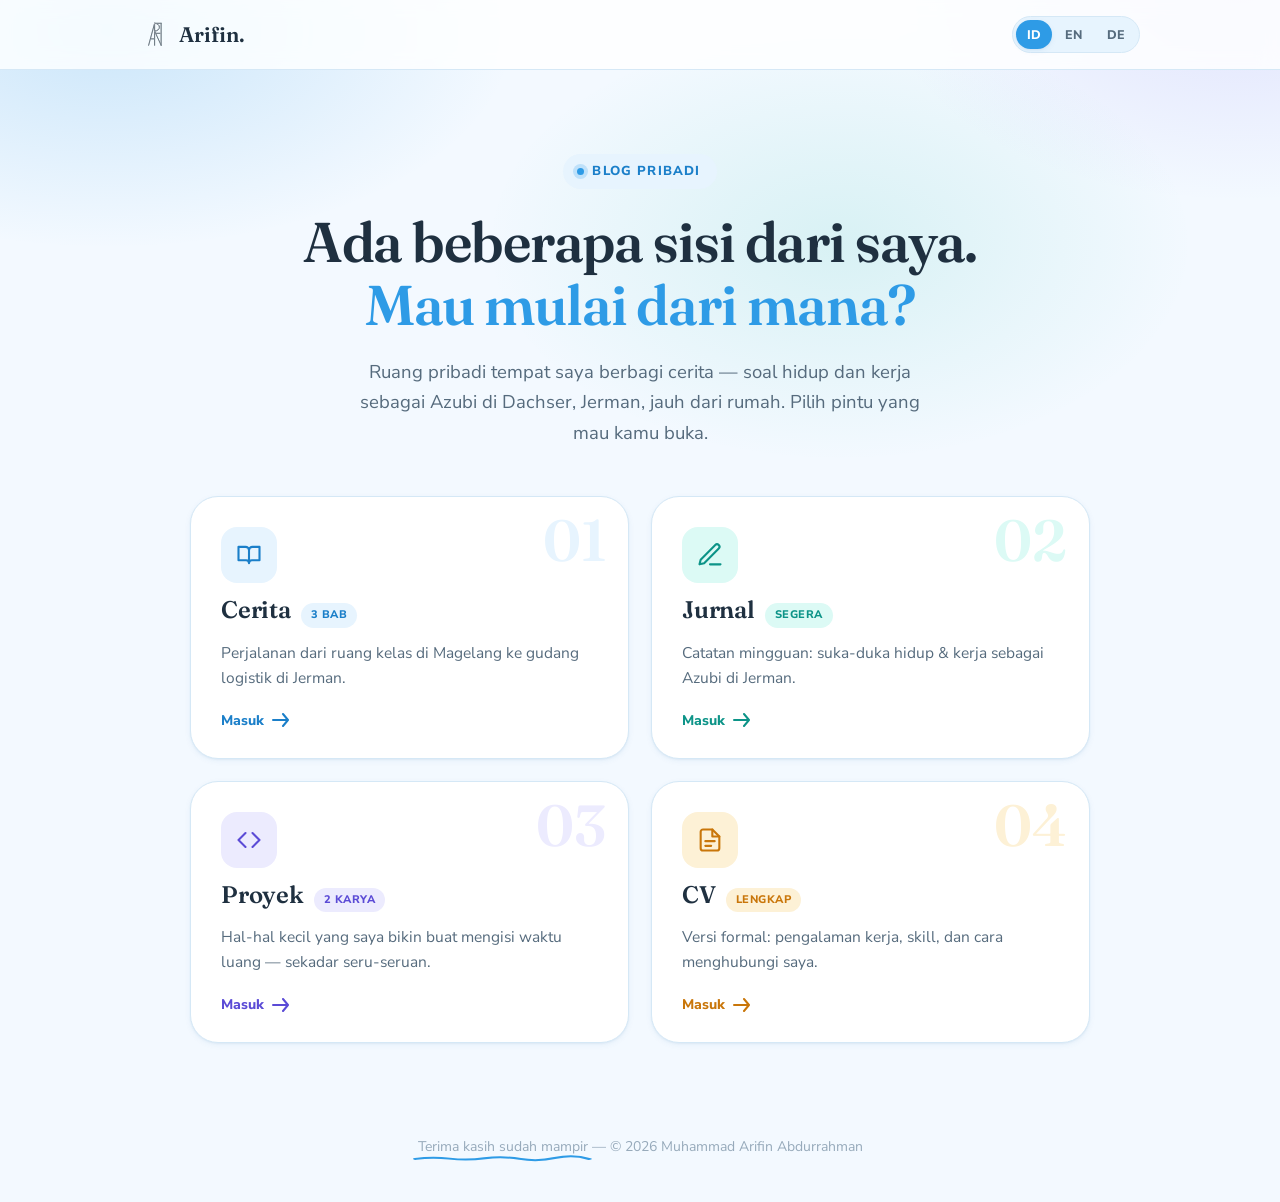
<file: index.html>
<!DOCTYPE html>
<html lang="id">
<head>
<meta charset="UTF-8">
<meta name="viewport" content="width=device-width, initial-scale=1.0">
<title>Muhammad Arifin Abdurrahman — Beranda</title>
<meta name="description" content="Blog pribadi Muhammad Arifin: cerita dari Indonesia ke Jerman dan catatan keseharian sebagai Azubi di Dachser.">
<link rel="icon" type="image/svg+xml" href="assets/arifin-logo.svg">
<link rel="preconnect" href="https://fonts.googleapis.com">
<link rel="preconnect" href="https://fonts.gstatic.com" crossorigin>
<link href="https://fonts.googleapis.com/css2?family=Fraunces:ital,opsz,wght@0,9..144,400;0,9..144,500;0,9..144,600;0,9..144,700;1,9..144,500;1,9..144,600&family=Nunito+Sans:ital,wght@0,400;0,600;0,700;0,800;1,600&display=swap" rel="stylesheet">

<style>
  html{ overflow-anchor: none; }
  :root{
    --cream: #f3f9ff;
    --cream-2: #dcefff;
    --cream-3: #eaf4ff;
    --ink: #1f3040;
    --ink-soft: #566b7d;
    --ink-faint: #97aabb;
    --coral: #2e9be6;
    --coral-dark: #1b7fc9;
    --coral-light: #bfe1fa;
    --coral-wash: #e7f4fe;
    --line: #d5e8f6;
    --white: #ffffff;
    --bounce: cubic-bezier(0.34, 1.56, 0.64, 1);
    --ease: cubic-bezier(0.22, 1, 0.36, 1);
    --shadow-sm: 0 1px 2px rgba(40, 110, 170, 0.07), 0 2px 6px rgba(40, 110, 170, 0.06);
    --shadow-md: 0 2px 4px rgba(40, 110, 170, 0.06), 0 10px 24px rgba(40, 110, 170, 0.12), 0 2px 8px rgba(40,110,170,.07);
    --shadow-lg: 0 8px 16px rgba(40, 110, 170, 0.10), 0 24px 48px rgba(40, 110, 170, 0.16);
    --radius: 28px;
    --radius-sm: 16px;
  }
  *, *::before, *::after{ box-sizing: border-box; }
  html{ scroll-behavior: smooth; }
  body{
    margin:0; background: var(--cream); color: var(--ink);
    font-family: 'Nunito Sans', 'Segoe UI', sans-serif; font-size: 17px; line-height: 1.65;
    overflow-x: hidden; -webkit-font-smoothing: antialiased;
    min-height: 100vh; display: flex; flex-direction: column;
  }
  img{ max-width: 100%; display:block; }
  a{ color: inherit; }
  h1,h2,h3{ font-family: 'Fraunces', Georgia, serif; font-weight: 600; line-height: 1.12; margin: 0 0 .5em; letter-spacing: -0.01em; color: var(--ink); }
  p{ margin: 0 0 1em; color: var(--ink-soft); }
  .wrap{ max-width: 1080px; margin: 0 auto; padding: 0 40px; width: 100%; }

  .eyebrow{
    display:inline-flex; align-items:center; gap:8px;
    font-family:'Nunito Sans',sans-serif; font-weight: 800; font-size: 13px;
    letter-spacing: .09em; text-transform: uppercase; color: var(--coral-dark);
    background: var(--coral-wash); padding: 7px 16px 7px 14px; border-radius: 999px; margin-bottom: 22px;
  }
  .eyebrow .dot{ width:7px;height:7px;border-radius:50%;background:var(--coral); box-shadow: 0 0 0 4px var(--coral-light); animation: pulse 2.2s ease-in-out infinite; }
  @keyframes pulse{ 0%,100%{ transform: scale(1); } 50%{ transform: scale(1.35); } }

  .squiggle-wrap{ position:relative; display:inline-block; }
  .squiggle-wrap svg{ position:absolute; left:-2%; right:-2%; bottom:-.12em; width:104%; height:.3em; overflow:visible; }
  .squiggle-wrap path{ fill:none; stroke: var(--coral); stroke-width: 6; stroke-linecap: round; }

  /* ---------- nav ---------- */
  nav{
    position: sticky; top:0; z-index: 100;
    background: rgba(255,255,255,0.82);
    backdrop-filter: blur(10px) saturate(140%); -webkit-backdrop-filter: blur(10px) saturate(140%);
    border-bottom: 1px solid var(--line);
  }
  .nav-inner{ max-width: 1080px; margin:0 auto; padding: 16px 40px; display:flex; align-items:center; justify-content:space-between; }
  .brand{ font-family:'Fraunces',serif; font-weight:600; font-size: 21px; display:flex; align-items:center; gap:10px; text-decoration:none; }
  .brand .brand-logo{ height:32px; width:auto; flex-shrink:0; display:block; transition: transform .6s var(--bounce); }
  .brand .brand-logo .lg-outer{ stroke: var(--ink); }
  .brand:hover .brand-logo{ transform: rotate(-6deg) scale(1.06); }
  .lang-switch{ display:flex; gap:2px; background:var(--coral-wash); border:1px solid var(--line); border-radius:999px; padding:3px; }
  .lang-switch button{ border:none; background:none; cursor:pointer; font-family:'Nunito Sans',sans-serif; font-weight:800; font-size:12.5px; letter-spacing:.02em; color:var(--ink-soft); padding:6px 11px; border-radius:999px; transition: color .25s var(--ease), background .3s var(--ease), transform .3s var(--bounce); }
  .lang-switch button.active{ background:var(--coral); color:var(--white); box-shadow:var(--shadow-sm); }
  .lang-switch button:hover:not(.active){ color:var(--coral-dark); transform: translateY(-1px); }

  /* ---------- intro / opening ---------- */
  #intro{ position: fixed; inset: 0; z-index: 9999; background: #ffffff; display: flex; flex-direction: column; align-items: center; justify-content: center; font-family: 'Fraunces', Georgia, serif; animation: intro-out .7s var(--ease) forwards 3.2s; }
  #intro.skip{ animation: intro-out .45s var(--ease) forwards; }
  @keyframes intro-out{ to{ opacity:0; visibility:hidden; pointer-events:none; } }
  .intro-inner{ display:flex; flex-direction:column; align-items:center; gap:26px; }
  .intro-logo{ width: min(260px, 60vw); height:auto; display:block; }
  .intro-tag{ display:flex; flex-direction:column; align-items:center; gap:14px; }
  .intro-rule{ width:120px; height:1px; background: var(--ink); opacity:.4; transform:scaleX(0); transform-origin:center; animation: ai-linegrow .6s cubic-bezier(.65,0,.35,1) forwards 1.9s; }
  .intro-name{ font-weight:500; font-size:16px; letter-spacing:6px; color: var(--ink); text-transform:uppercase; opacity:0; animation: ai-nameup .8s cubic-bezier(.2,.7,.2,1) forwards 2.05s; }
  .intro-skip{ position:absolute; bottom:34px; right:34px; border:1px solid var(--line); background:transparent; color:var(--ink-faint); font-family:'Nunito Sans',sans-serif; font-weight:800; font-size:12px; letter-spacing:2px; text-transform:uppercase; padding:9px 20px; border-radius:999px; cursor:pointer; opacity:0; animation: ai-fadein .5s ease forwards 1.4s; transition: color .25s var(--ease), border-color .25s var(--ease); }
  .intro-skip:hover{ color: var(--coral-dark); border-color: var(--coral-light); }
  .intro-sound{ position:absolute; bottom:34px; left:34px; width:42px; height:42px; border-radius:50%; border:1px solid var(--line); background:transparent; cursor:pointer; font-size:16px; line-height:1; display:flex; align-items:center; justify-content:center; opacity:0; animation: ai-fadein .5s ease forwards 1.4s; transition: border-color .25s var(--ease), transform .3s var(--bounce); }
  .intro-sound:hover{ border-color: var(--coral-light); transform: scale(1.08); }
  .ai-stroke{ stroke-dasharray:1; stroke-dashoffset:1; animation: ai-draw .62s cubic-bezier(.65,0,.35,1) forwards; }
  .ai-inline{ opacity:0; animation: ai-fadein .55s ease forwards 1.55s; }
  @keyframes ai-draw{ to{ stroke-dashoffset:0; } }
  @keyframes ai-fadein{ to{ opacity:1; } }
  @keyframes ai-nameup{ from{ opacity:0; transform:translateY(10px); letter-spacing:14px; } to{ opacity:1; transform:translateY(0); letter-spacing:6px; } }
  @keyframes ai-linegrow{ from{ transform:scaleX(0); } to{ transform:scaleX(1); } }
  @media (prefers-reduced-motion: reduce){ #intro{ display:none !important; } }

  /* ---------- reveal ---------- */
  .reveal{ opacity:0; transform: translateY(24px); transition: opacity .7s var(--ease), transform .8s var(--bounce); }
  .reveal.in{ opacity:1; transform: translateY(0); }

  /* ---------- hub ---------- */
  main{ flex: 1 0 auto; }
  .hub{ padding: 84px 0 72px; position:relative; }
  .hub::before{ /* soft multi-hue aurora depth */
    content:""; position:absolute; inset:-8% -15% auto -15%; height:560px; z-index:0; pointer-events:none;
    background:
      radial-gradient(600px 320px at 18% 8%, rgba(46,155,230,.20), transparent 68%),
      radial-gradient(520px 300px at 86% 2%, rgba(124,108,240,.15), transparent 68%),
      radial-gradient(520px 320px at 62% 46%, rgba(20,184,166,.12), transparent 68%);
  }
  .hub .wrap{ position:relative; z-index:1; }
  .hub-head{ max-width: 720px; margin: 0 auto 48px; text-align:center; }
  .hub-head h1{ font-size: 56px; margin-bottom: 20px; letter-spacing:-0.02em; }
  .hub-head h1 .accent{ color: var(--coral); }
  .hub-head .lede{ font-size: 18.5px; max-width: 560px; margin: 0 auto; }

  .worlds{ display:grid; grid-template-columns: repeat(2, 1fr); gap: 22px; max-width: 900px; margin: 0 auto; }
  .world-card{
    --accent: var(--coral); --wash: var(--coral-wash); --deep: var(--coral-dark);
    display:flex; flex-direction:column; gap:12px; position:relative; overflow:hidden; isolation:isolate;
    background:var(--white); border:1px solid var(--line); border-radius: var(--radius);
    padding: 30px 30px 26px; text-decoration:none; color:inherit; box-shadow: var(--shadow-sm);
    transition: transform .5s var(--bounce), box-shadow .5s var(--bounce), border-color .3s;
  }
  .world-card.c-cerita{ --accent:#2e9be6; --wash:#e7f4fe; --deep:#1b7fc9; }
  .world-card.c-jurnal{ --accent:#14b8a6; --wash:#dcfaf5; --deep:#0d9488; }
  .world-card.c-proyek{ --accent:#7c6cf0; --wash:#ecebfe; --deep:#5b4bd6; }
  .world-card.c-cv{ --accent:#f59e0b; --wash:#fdf1d6; --deep:#c9760a; }
  .world-card::before{ /* accent wash on hover */
    content:""; position:absolute; inset:0; z-index:-1; opacity:0;
    background: radial-gradient(130% 110% at 100% 0%, var(--wash), transparent 62%);
    transition: opacity .45s var(--ease);
  }
  .world-card::after{ /* top accent bar grows on hover */
    content:""; position:absolute; left:0; top:0; height:3px; width:100%;
    background: var(--accent); transform: scaleX(0); transform-origin:left;
    transition: transform .5s var(--bounce);
  }
  .world-card:hover{ transform: translateY(-8px); box-shadow: var(--shadow-lg); border-color: transparent; transition-delay:0s; }
  .world-card:hover::before{ opacity:1; }
  .world-card:hover::after{ transform: scaleX(1); }
  .world-card:active{ transform: translateY(-3px) scale(.99); }
  .worlds .world-card:nth-child(2){ transition-delay:.07s; }
  .worlds .world-card:nth-child(3){ transition-delay:.14s; }
  .worlds .world-card:nth-child(4){ transition-delay:.21s; }
  .world-num{ position:absolute; top:14px; right:22px; font-family:'Fraunces',serif; font-size:58px; font-weight:600; font-variant-numeric:tabular-nums; color:var(--wash); line-height:1; pointer-events:none; transition: color .35s, opacity .35s; }
  .world-card:hover .world-num{ color:var(--accent); opacity:.4; }
  .world-icon{ width:56px; height:56px; border-radius:16px; background:var(--wash); display:flex; align-items:center; justify-content:center; transition: transform .5s var(--bounce), box-shadow .3s; }
  .world-card:hover .world-icon{ transform: rotate(-6deg) scale(1.08); box-shadow: 0 0 0 5px var(--wash); }
  .world-icon svg{ width:28px; height:28px; stroke:var(--deep); fill:none; stroke-width:1.8; stroke-linecap:round; stroke-linejoin:round; }
  .world-title{ display:flex; align-items:baseline; gap:10px; flex-wrap:wrap; margin-top:2px; }
  .world-card h3{ font-size: 24px; margin:0; }
  .world-meta{ font-size:11px; font-weight:800; letter-spacing:.05em; text-transform:uppercase; color:var(--deep); background:var(--wash); padding:3px 10px; border-radius:999px; }
  .world-card p{ margin:0; font-size:15.5px; }
  .world-go{ margin-top:6px; display:inline-flex; align-items:center; gap:8px; font-weight:800; font-size:14px; color:var(--deep); }
  .world-go svg{ width:18px; height:14px; stroke:currentColor; fill:none; stroke-width:2; stroke-linecap:round; stroke-linejoin:round; transition: transform .3s var(--ease); }
  .world-card:hover .world-go svg{ transform: translateX(5px); }
  @media (prefers-reduced-motion: reduce){
    .world-card, .world-card::after, .world-num, .world-icon, .world-go svg{ transition:none; }
  }

  /* ---------- footer ---------- */
  footer{ flex-shrink:0; text-align:center; padding: 20px 0 44px; color: var(--ink-faint); font-size: 14px; }
  footer .squiggle-wrap svg{ height:.28em; }

  /* ---------- responsive ---------- */
  @media (max-width: 900px){
    .wrap{ padding: 0 24px; }
    .nav-inner{ padding: 14px 24px; }
    .worlds{ grid-template-columns: 1fr; max-width: 460px; }
    .hub-head h1{ font-size: 38px; }
  }
  @media (max-width: 560px){
    body{ font-size:16px; }
    .hub{ padding: 52px 0 48px; }
    .hub-head h1{ font-size: 31px; }
    .lang-switch button{ padding:5px 9px; font-size:12px; }
  }
</style>
</head>
<body>

<div id="intro" role="presentation">
  <div class="intro-inner">
    <svg class="intro-logo" viewBox="0 0 210 230" aria-label="Arifin">
      <g class="lg-outer" fill="none" stroke="#161412" stroke-linecap="round" stroke-linejoin="round" stroke-width="6.5">
        <line class="ai-stroke" style="animation-delay:0s" pathLength="1" x1="105" y1="38" x2="105" y2="196"></line>
        <line class="ai-stroke" style="animation-delay:.12s" pathLength="1" x1="105" y1="38" x2="62" y2="196"></line>
        <line class="ai-stroke" style="animation-delay:.24s" pathLength="1" x1="82" y1="150" x2="105" y2="150"></line>
        <line class="ai-stroke" style="animation-delay:.36s" pathLength="1" x1="105" y1="38" x2="152" y2="38"></line>
        <line class="ai-stroke" style="animation-delay:.48s" pathLength="1" x1="105" y1="110" x2="144" y2="110"></line>
        <path class="ai-stroke" style="animation-delay:.6s" pathLength="1" d="M105 38 C152 38 152 94 105 94"></path>
        <line class="ai-stroke" style="animation-delay:.72s" pathLength="1" x1="105" y1="94" x2="152" y2="196"></line>
        <line class="ai-stroke" style="animation-delay:.84s" pathLength="1" x1="152" y1="38" x2="152" y2="196"></line>
      </g>
      <g class="ai-inline" fill="none" stroke="#ffffff" stroke-linecap="round" stroke-linejoin="round" stroke-width="2">
        <line x1="105" y1="38" x2="105" y2="196"></line>
        <line x1="105" y1="38" x2="62" y2="196"></line>
        <line x1="82" y1="150" x2="105" y2="150"></line>
        <line x1="105" y1="38" x2="152" y2="38"></line>
        <line x1="105" y1="110" x2="144" y2="110"></line>
        <path d="M105 38 C152 38 152 94 105 94"></path>
        <line x1="105" y1="94" x2="152" y2="196"></line>
        <line x1="152" y1="38" x2="152" y2="196"></line>
      </g>
    </svg>
    <div class="intro-tag">
      <div class="intro-rule"></div>
      <div class="intro-name">Arifin</div>
    </div>
  </div>
  <button type="button" class="intro-sound" id="introSound" aria-label="Matikan suara">🔊</button>
  <button type="button" class="intro-skip" id="introSkip">Lewati</button>
</div>

<nav>
  <div class="nav-inner">
    <a href="index.html" class="brand">
      <svg class="brand-logo" viewBox="0 0 210 230" aria-label="Arifin">
        <g class="lg-outer" fill="none" stroke="#161412" stroke-linecap="round" stroke-linejoin="round" stroke-width="6.5">
          <line x1="105" y1="38" x2="105" y2="196"></line>
          <line x1="105" y1="38" x2="62" y2="196"></line>
          <line x1="82" y1="150" x2="105" y2="150"></line>
          <line x1="105" y1="38" x2="152" y2="38"></line>
          <line x1="105" y1="110" x2="144" y2="110"></line>
          <path d="M105 38 C152 38 152 94 105 94"></path>
          <line x1="105" y1="94" x2="152" y2="196"></line>
          <line x1="152" y1="38" x2="152" y2="196"></line>
        </g>
        <g fill="none" stroke="#ffffff" stroke-linecap="round" stroke-linejoin="round" stroke-width="2">
          <line x1="105" y1="38" x2="105" y2="196"></line>
          <line x1="105" y1="38" x2="62" y2="196"></line>
          <line x1="82" y1="150" x2="105" y2="150"></line>
          <line x1="105" y1="38" x2="152" y2="38"></line>
          <line x1="105" y1="110" x2="144" y2="110"></line>
          <path d="M105 38 C152 38 152 94 105 94"></path>
          <line x1="105" y1="94" x2="152" y2="196"></line>
          <line x1="152" y1="38" x2="152" y2="196"></line>
        </g>
      </svg>
      Arifin.
    </a>
    <div class="lang-switch" id="langSwitch">
      <button type="button" data-lang="id" class="active">ID</button>
      <button type="button" data-lang="en">EN</button>
      <button type="button" data-lang="de">DE</button>
    </div>
  </div>
</nav>

<main>
  <section class="hub">
    <div class="wrap">
      <div class="hub-head reveal">
        <span class="eyebrow"><span class="dot"></span><span data-i18n="hub_eyebrow">Blog pribadi</span></span>
        <h1 data-i18n="hub_h1">Ada beberapa sisi dari saya.<br><span class="accent">Mau mulai dari mana?</span></h1>
        <p class="lede" data-i18n="hub_lede">Ruang pribadi tempat saya berbagi cerita — soal hidup dan kerja sebagai Azubi di Dachser, Jerman, jauh dari rumah. Pilih pintu yang mau kamu buka.</p>
      </div>

      <div class="worlds">
        <a href="cerita.html" class="world-card c-cerita reveal">
          <span class="world-num">01</span>
          <span class="world-icon"><svg viewBox="0 0 24 24"><path d="M3 5h6a3 3 0 013 3v11a2.5 2.5 0 00-2.5-2.5H3zM21 5h-6a3 3 0 00-3 3v11a2.5 2.5 0 012.5-2.5H21z"/></svg></span>
          <div class="world-title"><h3 data-i18n="w_cerita_t">Cerita</h3><span class="world-meta" data-i18n="w_cerita_m">3 bab</span></div>
          <p data-i18n="w_cerita_d">Perjalanan dari ruang kelas di Magelang ke gudang logistik di Jerman.</p>
          <span class="world-go"><span data-i18n="w_enter">Masuk</span><svg viewBox="0 0 18 14"><path d="M1 7h14M11 1l5 6-5 6"/></svg></span>
        </a>

        <a href="jurnal.html" class="world-card c-jurnal reveal">
          <span class="world-num">02</span>
          <span class="world-icon"><svg viewBox="0 0 24 24"><path d="M12 20h9"/><path d="M16.5 3.5a2.1 2.1 0 013 3L7 19l-4 1 1-4z"/></svg></span>
          <div class="world-title"><h3 data-i18n="w_jurnal_t">Jurnal</h3><span class="world-meta" data-i18n="w_jurnal_m">Segera</span></div>
          <p data-i18n="w_jurnal_d">Catatan mingguan: suka-duka hidup & kerja sebagai Azubi di Jerman.</p>
          <span class="world-go"><span data-i18n="w_enter">Masuk</span><svg viewBox="0 0 18 14"><path d="M1 7h14M11 1l5 6-5 6"/></svg></span>
        </a>

        <a href="proyek.html" class="world-card c-proyek reveal">
          <span class="world-num">03</span>
          <span class="world-icon"><svg viewBox="0 0 24 24"><path d="M9 18l-6-6 6-6M15 6l6 6-6 6"/></svg></span>
          <div class="world-title"><h3 data-i18n="w_proyek_t">Proyek</h3><span class="world-meta" data-i18n="w_proyek_m">2 karya</span></div>
          <p data-i18n="w_proyek_d">Hal-hal kecil yang saya bikin buat mengisi waktu luang — sekadar seru-seruan.</p>
          <span class="world-go"><span data-i18n="w_enter">Masuk</span><svg viewBox="0 0 18 14"><path d="M1 7h14M11 1l5 6-5 6"/></svg></span>
        </a>

        <a href="cv.html" class="world-card c-cv reveal">
          <span class="world-num">04</span>
          <span class="world-icon"><svg viewBox="0 0 24 24"><path d="M14 3H6a2 2 0 00-2 2v14a2 2 0 002 2h12a2 2 0 002-2V9z"/><path d="M14 3v6h6M8 13h8M8 17h5"/></svg></span>
          <div class="world-title"><h3 data-i18n="w_cv_t">CV</h3><span class="world-meta" data-i18n="w_cv_m">Lengkap</span></div>
          <p data-i18n="w_cv_d">Versi formal: pengalaman kerja, skill, dan cara menghubungi saya.</p>
          <span class="world-go"><span data-i18n="w_enter">Masuk</span><svg viewBox="0 0 18 14"><path d="M1 7h14M11 1l5 6-5 6"/></svg></span>
        </a>
      </div>
    </div>
  </section>
</main>

<footer>
  <span class="squiggle-wrap" data-i18n="footer_text">Terima kasih sudah mampir
    <svg viewBox="0 0 200 12" preserveAspectRatio="none"><path d="M2 9 Q 20 2 40 8 T 80 7 T 120 9 T 160 6 T 198 9"/></svg>
  </span>
   — © 2026 Muhammad Arifin Abdurrahman
</footer>

<script>
  const SQ = '<svg viewBox="0 0 200 12" preserveAspectRatio="none"><path d="M2 9 Q 20 2 40 8 T 80 7 T 120 9 T 160 6 T 198 9"/></svg>';
  const I18N = {
    id: {
      hub_eyebrow: "Blog pribadi",
      hub_h1: 'Ada beberapa sisi dari saya.<br><span class="accent">Mau mulai dari mana?</span>',
      hub_lede: "Ruang pribadi tempat saya berbagi cerita — soal hidup dan kerja sebagai Azubi di Dachser, Jerman, jauh dari rumah. Pilih pintu yang mau kamu buka.",
      w_enter: "Masuk",
      w_cerita_m: "3 bab", w_jurnal_m: "Segera", w_proyek_m: "2 karya", w_cv_m: "Lengkap",
      w_cerita_t: "Cerita", w_cerita_d: "Perjalanan dari ruang kelas di Magelang ke gudang logistik di Jerman.",
      w_jurnal_t: "Jurnal", w_jurnal_d: "Catatan mingguan: suka-duka hidup & kerja sebagai Azubi di Jerman.",
      w_proyek_t: "Proyek", w_proyek_d: "Hal-hal kecil yang saya bikin buat mengisi waktu luang — sekadar seru-seruan.",
      w_cv_t: "CV", w_cv_d: "Versi formal: pengalaman kerja, skill, dan cara menghubungi saya.",
      footer_text: "Terima kasih sudah mampir " + SQ
    },
    en: {
      hub_eyebrow: "Personal blog",
      hub_h1: 'There are a few sides to me.<br><span class="accent">Where would you like to start?</span>',
      hub_lede: "A personal space where I share stories — about life and work as an Azubi at Dachser in Germany, far from home. Pick a door to open.",
      w_enter: "Enter",
      w_cerita_m: "3 chapters", w_jurnal_m: "Soon", w_proyek_m: "2 works", w_cv_m: "Full",
      w_cerita_t: "Story", w_cerita_d: "The journey from a classroom in Magelang to a logistics warehouse in Germany.",
      w_jurnal_t: "Journal", w_jurnal_d: "Weekly notes: the ups and downs of living & working as an Azubi in Germany.",
      w_proyek_t: "Projects", w_proyek_d: "Small things I make to fill my spare time — just for fun.",
      w_cv_t: "CV", w_cv_d: "The formal version: work experience, skills, and how to reach me.",
      footer_text: "Thanks for stopping by " + SQ
    },
    de: {
      hub_eyebrow: "Persönlicher Blog",
      hub_h1: 'Es gibt mehrere Seiten von mir.<br><span class="accent">Wo möchtest du anfangen?</span>',
      hub_lede: "Ein persönlicher Ort, an dem ich Geschichten teile — über das Leben und die Arbeit als Azubi bei Dachser in Deutschland, weit weg von zu Hause. Wähle eine Tür zum Öffnen.",
      w_enter: "Öffnen",
      w_cerita_m: "3 Kapitel", w_jurnal_m: "Bald", w_proyek_m: "2 Werke", w_cv_m: "Komplett",
      w_cerita_t: "Geschichte", w_cerita_d: "Der Weg vom Klassenzimmer in Magelang zum Logistiklager in Deutschland.",
      w_jurnal_t: "Journal", w_jurnal_d: "Wöchentliche Notizen: Höhen und Tiefen als Azubi in Deutschland.",
      w_proyek_t: "Projekte", w_proyek_d: "Kleine Dinge, die ich in meiner Freizeit mache — einfach zum Spaß.",
      w_cv_t: "Lebenslauf", w_cv_d: "Die formale Version: Berufserfahrung, Fähigkeiten und Kontakt.",
      footer_text: "Danke fürs Vorbeischauen " + SQ
    }
  };

  function drawSquiggles(){
    document.querySelectorAll('.squiggle-wrap path').forEach(path => {
      const len = path.getTotalLength();
      path.style.transition = 'none';
      path.style.strokeDasharray = len;
      path.style.strokeDashoffset = len;
      path.getBoundingClientRect();
      path.style.transition = 'stroke-dashoffset 1.1s cubic-bezier(0.65,0,0.35,1) .2s';
      requestAnimationFrame(() => { path.style.strokeDashoffset = '0'; });
    });
  }
  function applyLang(lang){
    const dict = I18N[lang]; if(!dict) return;
    document.querySelectorAll('[data-i18n]').forEach(el => {
      const k = el.getAttribute('data-i18n');
      if(dict[k] !== undefined) el.innerHTML = dict[k];
    });
    document.documentElement.lang = lang;
    document.querySelectorAll('#langSwitch button').forEach(b => b.classList.toggle('active', b.dataset.lang === lang));
    try{ localStorage.setItem('lang', lang); }catch(e){}
    drawSquiggles();
  }
  document.querySelectorAll('#langSwitch button').forEach(b => b.addEventListener('click', () => applyLang(b.dataset.lang)));
  let startLang = 'id';
  try{ const s = localStorage.getItem('lang'); if(s && I18N[s]) startLang = s; }catch(e){}
  applyLang(startLang);

  // reveal on scroll
  const io = new IntersectionObserver((entries) => {
    entries.forEach(entry => { if(entry.isIntersecting){ entry.target.classList.add('in'); io.unobserve(entry.target); } });
  }, { threshold: 0.12, rootMargin: '0px 0px -40px 0px' });
  document.querySelectorAll('.reveal').forEach(el => io.observe(el));

  // ---------- intro / opening ----------
  (function(){
    const intro = document.getElementById('intro');
    if(!intro) return;
    const reduce = window.matchMedia && window.matchMedia('(prefers-reduced-motion: reduce)').matches;
    if(reduce){ intro.remove(); return; }
    const ONCE_PER_SESSION = true;
    let seen = false;
    try{ seen = ONCE_PER_SESSION && sessionStorage.getItem('introSeen') === '1'; }catch(e){}
    if(seen){ intro.remove(); return; }
    try{ sessionStorage.setItem('introSeen','1'); }catch(e){}

    let soundOn = true;
    try{ soundOn = localStorage.getItem('introSound') !== 'off'; }catch(e){}
    let ctx = null, played = false;
    function playSignature(c){
      const now = c.currentTime + 0.03;
      const master = c.createGain(); master.gain.value = 0.85;
      const conv = c.createConvolver(); conv.buffer = makeIR(2.6, 2.4);
      const wet = c.createGain(); wet.gain.value = 0.30;
      const dry = c.createGain(); dry.gain.value = 1.0;
      master.connect(dry); dry.connect(c.destination);
      master.connect(conv); conv.connect(wet); wet.connect(c.destination);
      function makeIR(dur, decay){
        const len = Math.floor(c.sampleRate * dur), b = c.createBuffer(2, len, c.sampleRate);
        for(let ch = 0; ch < 2; ch++){ const d = b.getChannelData(ch); for(let i = 0; i < len; i++) d[i] = (Math.random() * 2 - 1) * Math.pow(1 - i / len, decay); }
        return b;
      }
      function bell(freq, start, dur, peak){
        [[1,1],[2,0.5],[2.98,0.30],[4.1,0.16],[5.43,0.09]].forEach(([r, a]) => {
          const o = c.createOscillator(), g = c.createGain();
          o.type = 'sine'; o.frequency.setValueAtTime(freq * r, start);
          g.gain.setValueAtTime(0.0001, start);
          g.gain.exponentialRampToValueAtTime(peak * a, start + 0.008);
          g.gain.exponentialRampToValueAtTime(0.0001, start + dur / (1 + r * 0.14));
          o.connect(g); g.connect(master); o.start(start); o.stop(start + dur + 0.1);
        });
      }
      function sub(f0, f1, start, dur, peak){
        const o = c.createOscillator(), g = c.createGain();
        o.type = 'sine'; o.frequency.setValueAtTime(f0, start);
        o.frequency.exponentialRampToValueAtTime(f1, start + 0.10);
        g.gain.setValueAtTime(0.0001, start);
        g.gain.exponentialRampToValueAtTime(peak, start + 0.02);
        g.gain.exponentialRampToValueAtTime(0.0001, start + dur);
        o.connect(g); g.connect(master); o.start(start); o.stop(start + dur + 0.1);
      }
      function noiseHit(start, dur, peak, cut){
        const len = Math.floor(c.sampleRate * dur), b = c.createBuffer(1, len, c.sampleRate), d = b.getChannelData(0);
        for(let i = 0; i < len; i++) d[i] = (Math.random() * 2 - 1) * Math.pow(1 - i / len, 2);
        const s = c.createBufferSource(); s.buffer = b;
        const f = c.createBiquadFilter(); f.type = 'lowpass'; f.frequency.value = cut;
        const g = c.createGain(); g.gain.value = peak;
        s.connect(f); f.connect(g); g.connect(master); s.start(start);
      }
      bell(880, now,          0.9, 0.20);
      sub(130, 55, now + 0.28, 1.7, 0.60);
      noiseHit(now + 0.28,    0.09, 0.22, 900);
      bell(110, now + 0.29,   1.7, 0.16);
      bell(165, now + 0.29,   1.5, 0.10);
    }
    function playSig(){
      if(played || !soundOn) return;
      if(!ctx){ try{ ctx = new (window.AudioContext || window.webkitAudioContext)(); }catch(e){ ctx = null; } }
      if(!ctx) return;
      if(ctx.state === 'suspended'){ ctx.resume(); }
      if(ctx.state !== 'running') return;
      played = true;
      playSignature(ctx);
      removeUnlock();
    }
    const unlockEvents = ['pointerdown','keydown','touchstart'];
    function unlock(e){ if(e && e.target && e.target.closest && e.target.closest('#introSkip, #introSound')) return; playSig(); }
    function removeUnlock(){ unlockEvents.forEach(ev => window.removeEventListener(ev, unlock)); }
    unlockEvents.forEach(ev => window.addEventListener(ev, unlock, { passive: true }));
    const climax = setTimeout(playSig, 1750);

    const sndBtn = document.getElementById('introSound');
    function renderSnd(){ if(!sndBtn) return; sndBtn.textContent = soundOn ? '🔊' : '🔇'; sndBtn.setAttribute('aria-label', soundOn ? 'Matikan suara' : 'Nyalakan suara'); }
    renderSnd();
    if(sndBtn) sndBtn.addEventListener('click', (e) => { e.stopPropagation(); soundOn = !soundOn; try{ localStorage.setItem('introSound', soundOn ? 'on' : 'off'); }catch(err){} renderSnd(); if(soundOn) playSig(); });

    document.body.style.overflow = 'hidden';
    let done = false;
    function finish(){ if(done) return; done = true; clearTimeout(climax); removeUnlock(); document.body.style.overflow = ''; intro.remove(); }
    function skip(){ intro.classList.add('skip'); }
    intro.addEventListener('animationend', (e) => { if(e.animationName === 'intro-out') finish(); });
    const skipBtn = document.getElementById('introSkip');
    if(skipBtn) skipBtn.addEventListener('click', skip);
    setTimeout(finish, 4200);
  })();
</script>
</body>
</html>
</file>
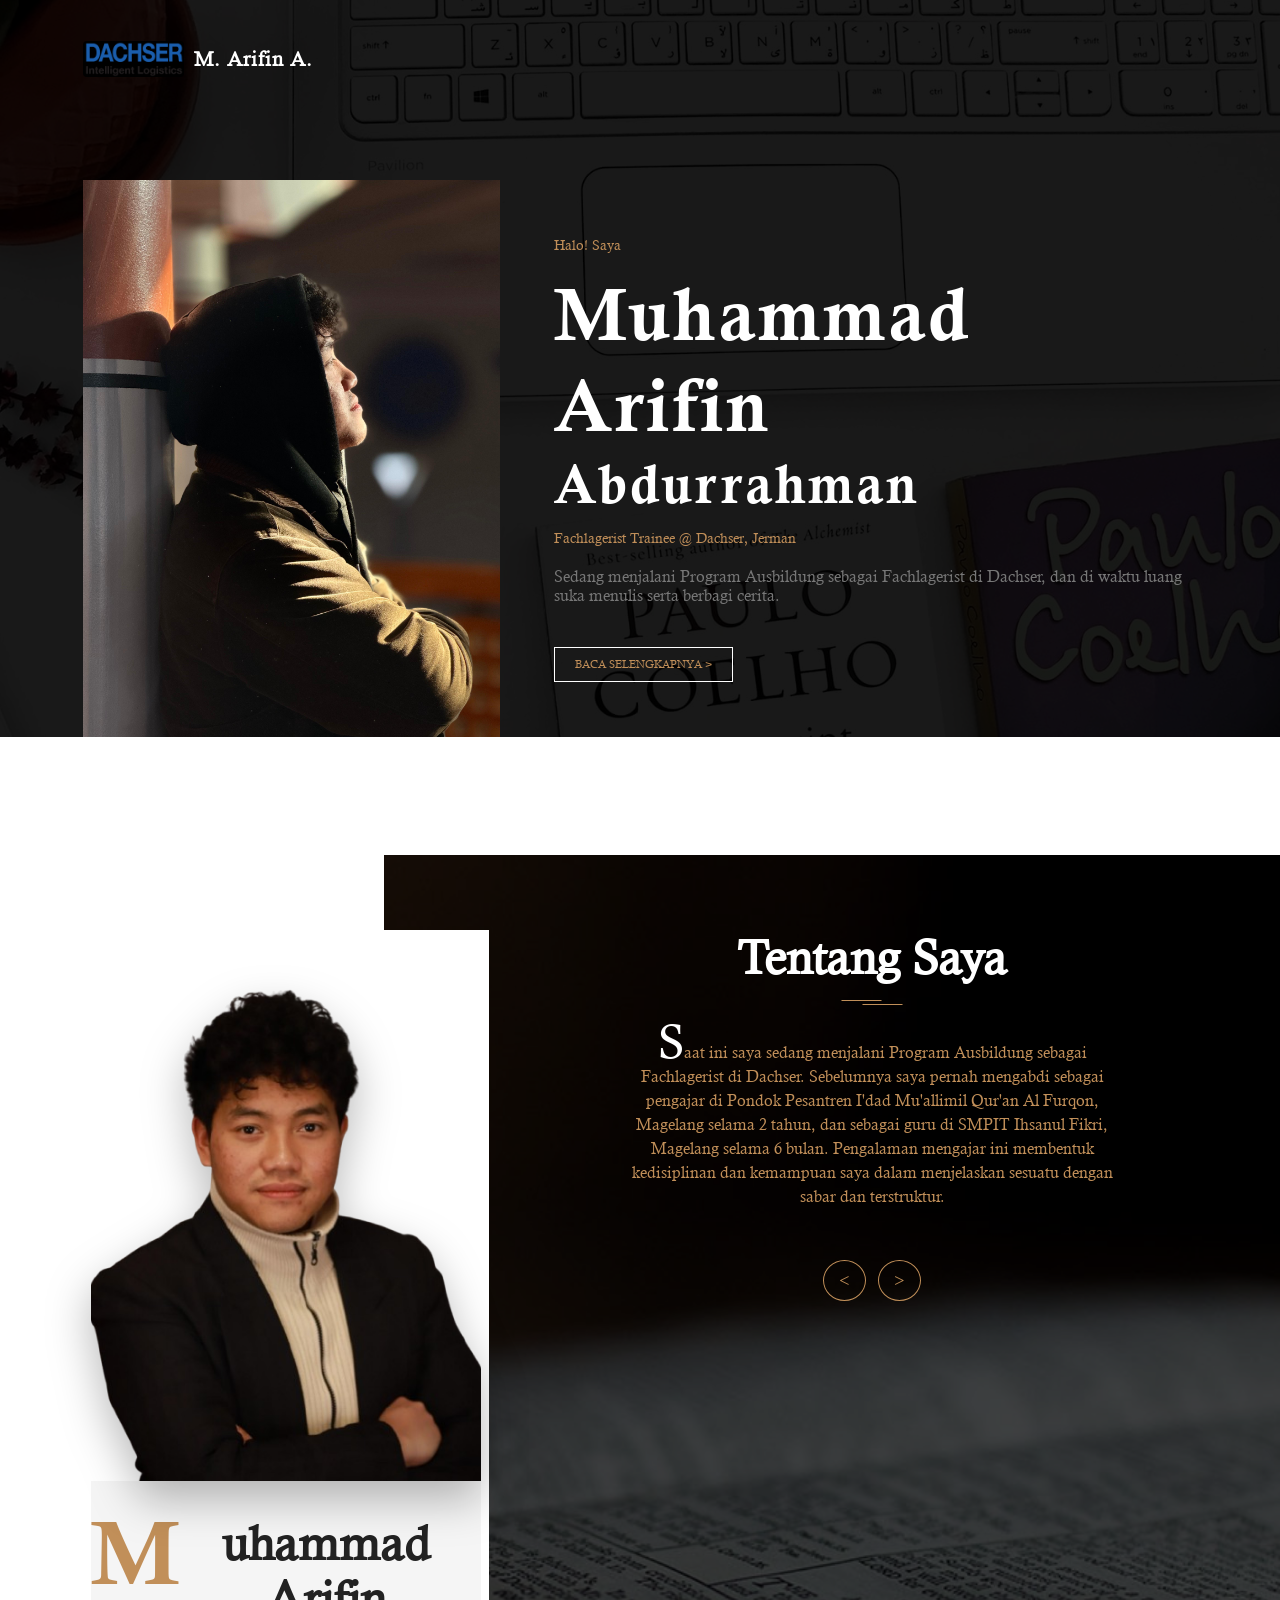
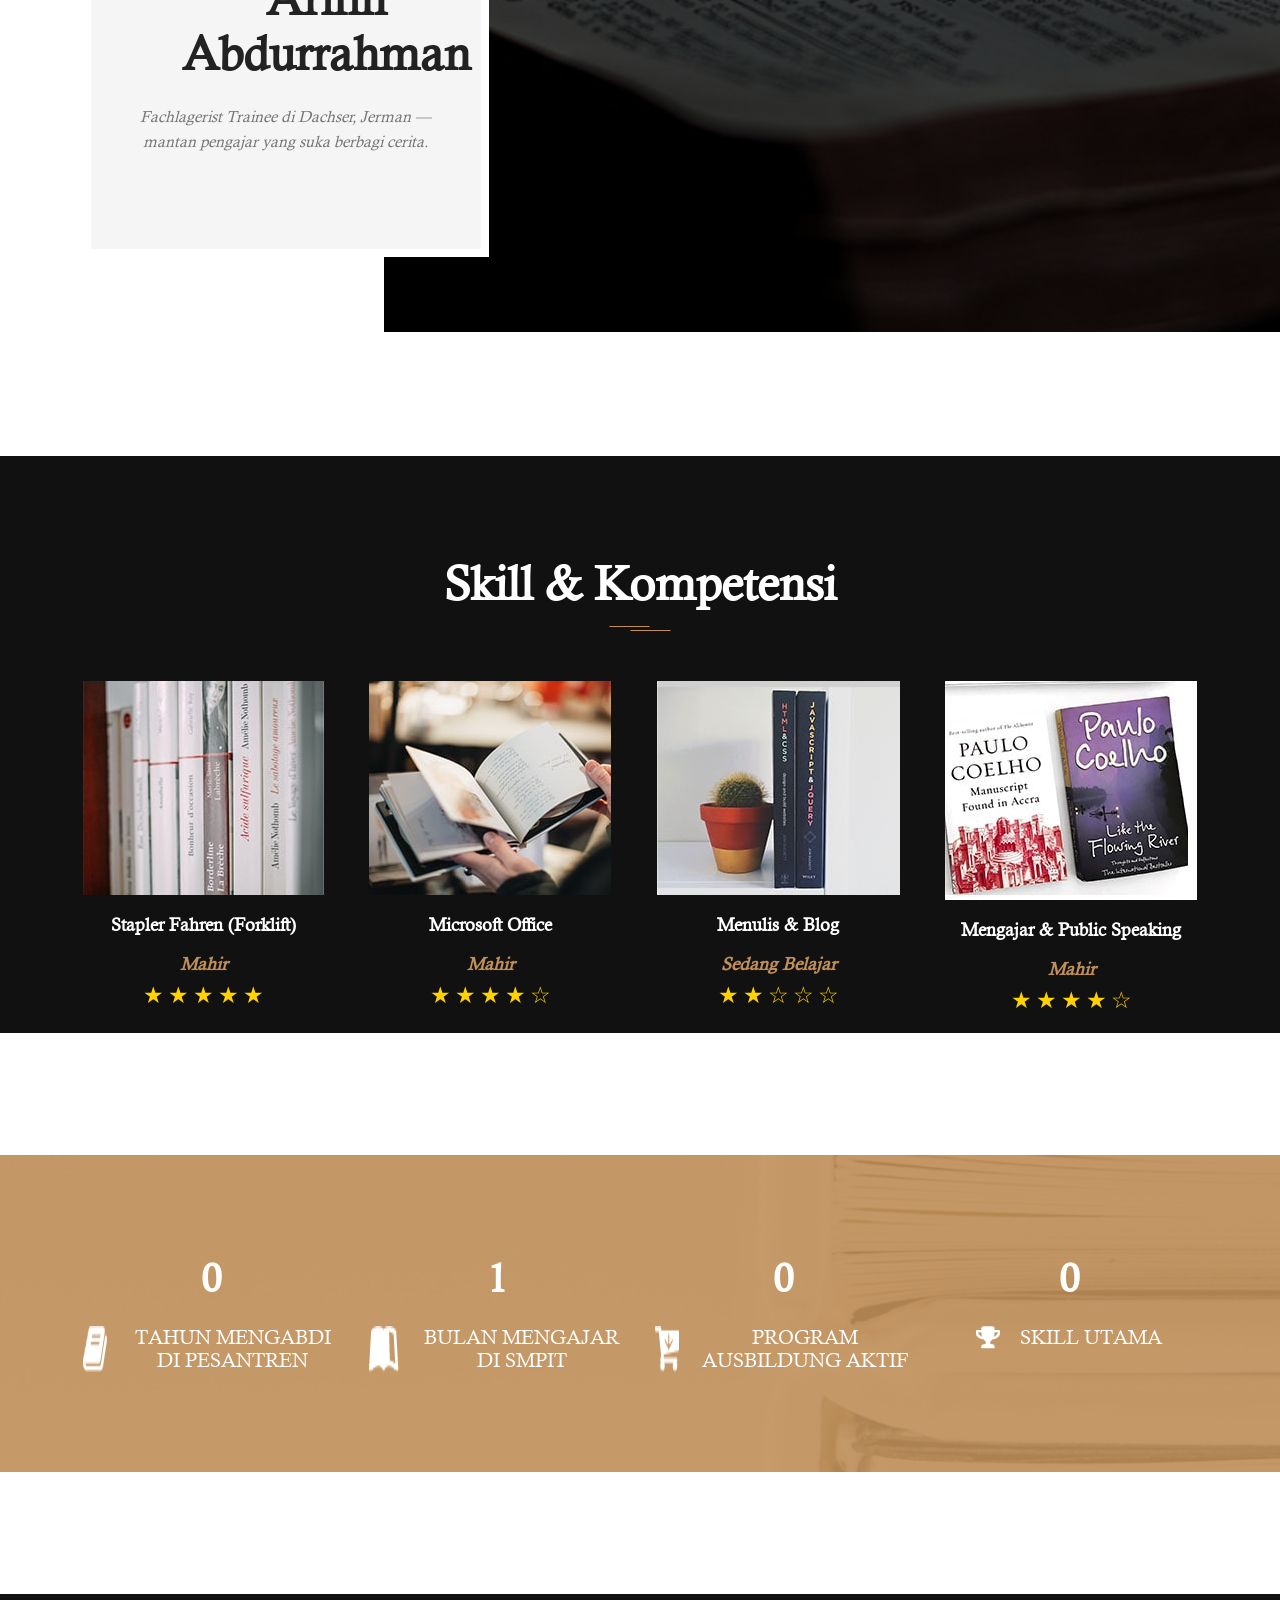
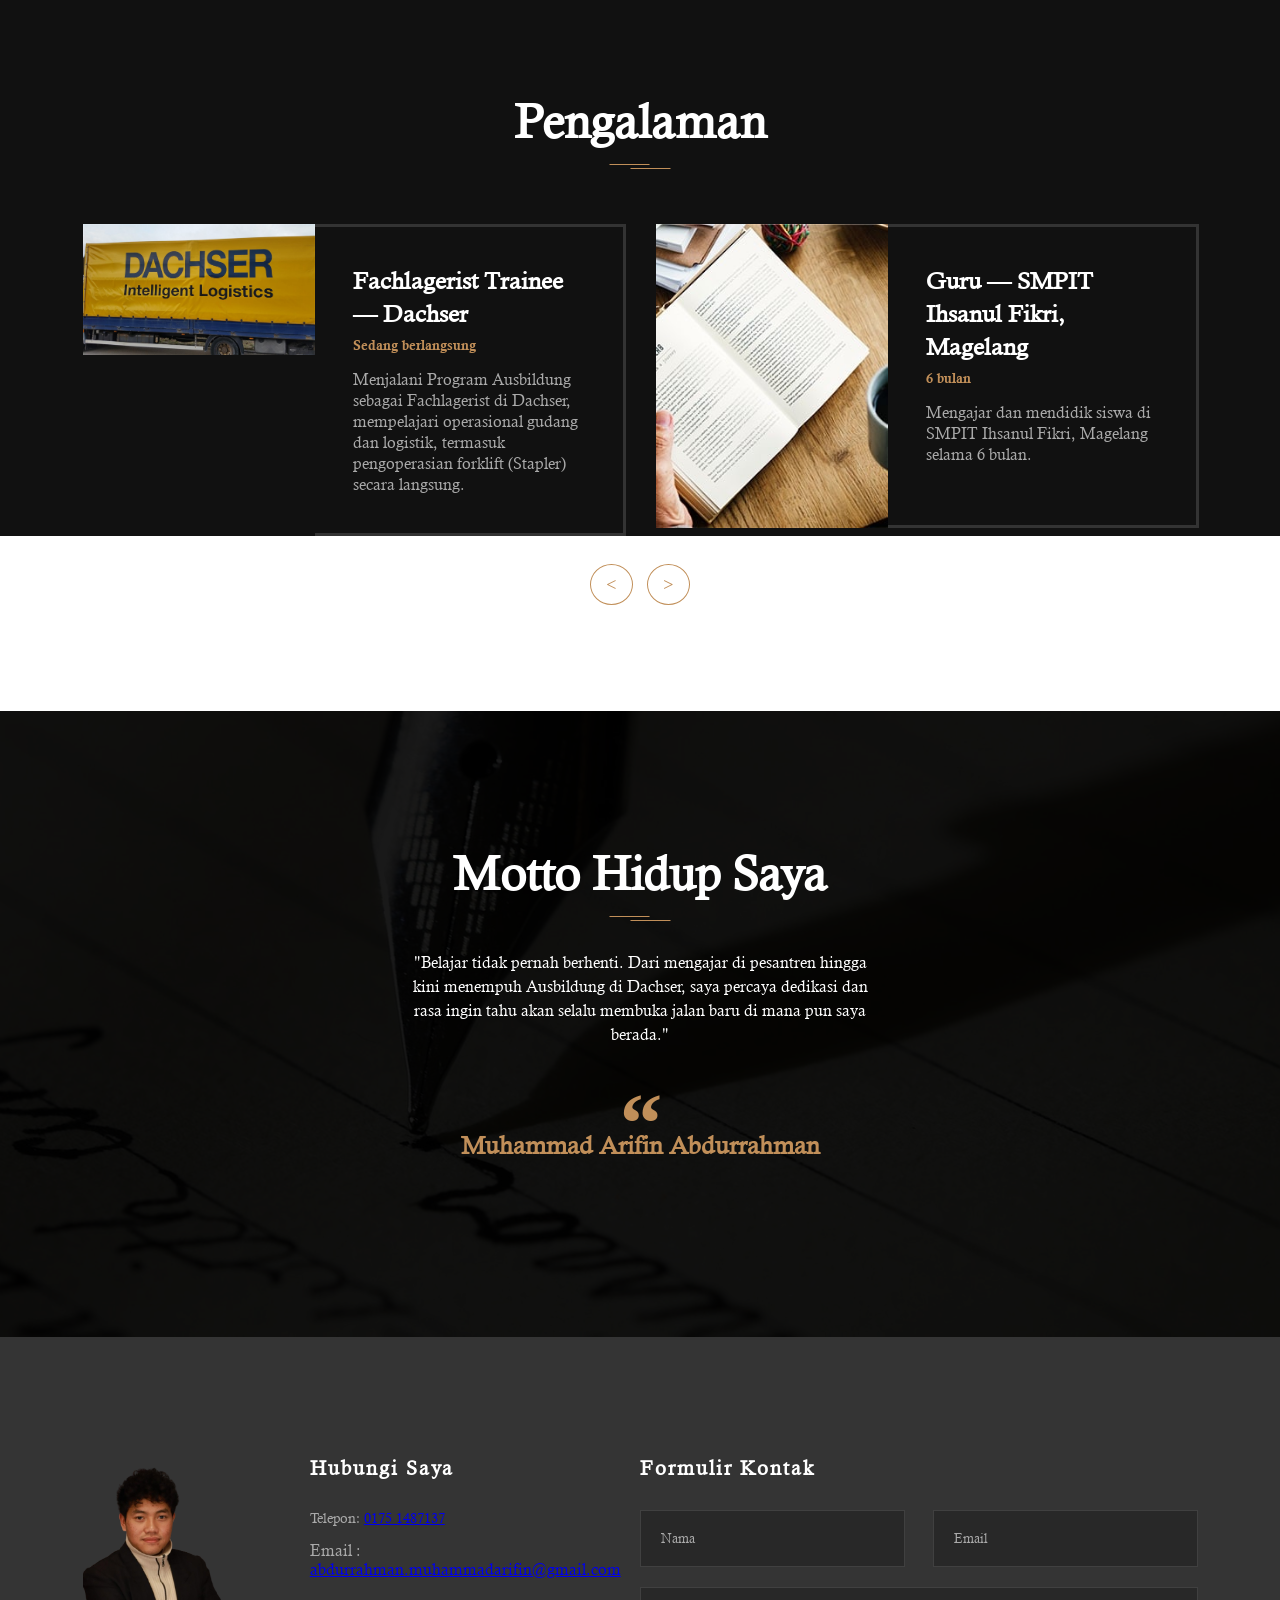
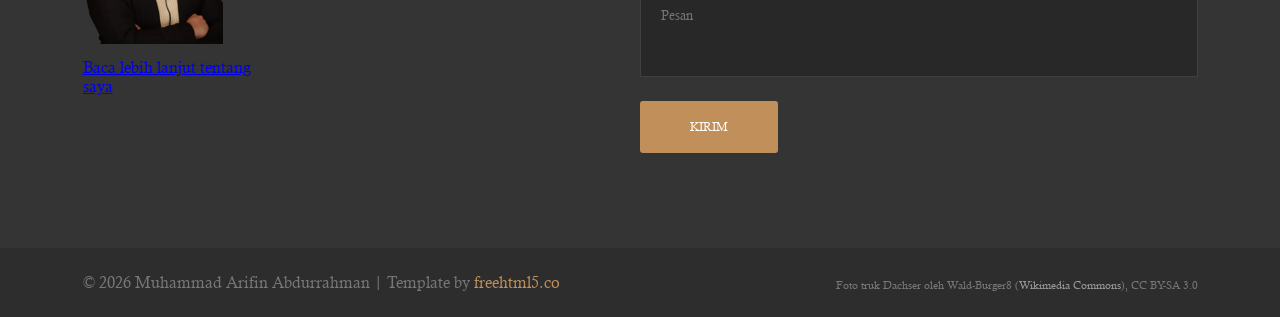
<file: v1/index.html>
<!doctype html>
<!--
	Author by FreeHTML5.co
	Twitter: https://twitter.com/fh5co
	Facebook: https://fb.com/fh5co
	URL: https://freehtml5.co
-->
<html lang="en">
<head>
	<!-- Required meta tags -->
	<meta charset="utf-8">
	<meta name="viewport" content="width=device-width, initial-scale=1, shrink-to-fit=no">
	<link rel="stylesheet" href="css/style.css">
	<link rel="stylesheet" href="css/slick.css">
	<title>Muhammad Arifin Abdurrahman-CV</title>
</head>
<body>

	<!-- Navigation -->
	<nav class="site-navigation">
		<div class="site-navigation-inner site-container">
			<div style="display:flex; align-items:center; gap:10px;">
				<img src="./images/Dachser-logo.jpeg" alt="Dachser" style="height:36px; width:auto; border-radius:4px;">
				<span style="color:#fff; font-weight:bold; font-size:20px; letter-spacing:1px;">M. Arifin A.</span>
			</div>
			<div class="main-navigation">
				<ul class="main-navigation__ul">
					<li><a href="#beranda">Beranda</a></li>
					<li><a href="#tentang">Tentang</a></li>
					<li><a href="#skill">Skill</a></li>
					<li><a href="#pengalaman">Pengalaman</a></li>
					<li><a href="#kontak">Kontak</a></li>
				</ul>
			</div>
	</nav>
	<!-- Navigation end -->

	<!-- Top banner -->
	<section class="fh5co-top-banner" id="beranda">
		<div class="top-banner__inner site-container">
			<div class="top-banner__image">
				<img src="./images/profile.jpg" alt="foto Muhammad Arifin Abdurrahman">
			</div>
			<div class="top-banner__text">
				<div class="top-banner__text-up">
					<span class="brand-span">Halo! Saya</span>
					<h2 class="top-banner__h2">Muhammad Arifin</h2>
				</div>
				<div class="top-banner__text-down">
					<h2 class="top-banner__h2 hero-name-down">Abdurrahman</h2>
					<span class="brand-span">Fachlagerist Trainee @ Dachser, Jerman</span>
				</div>
				<p>Sedang menjalani Program Ausbildung sebagai Fachlagerist di Dachser, dan di waktu luang suka menulis serta berbagi cerita.</p>
				<a href="#tentang" class="brand-button">Baca selengkapnya > </a>
			</div>
		</div>
	</section>
	<!-- Top banner end -->

	<!-- About me -->
	<section class="fh5co-about-me" id="tentang">
		<div class="about-me-inner site-container">
			<article class="portfolio-wrapper reveal reveal-left">
				<div class="portfolio__img">
					<img src="./images/profile-formal-cutout.png" class="about-me__profile profile-blend" alt="foto profil">
				</div>
				<div class="portfolio__bottom">
					<div class="portfolio__name"><span>M</span><h2 class="universal-h2">uhammad Arifin Abdurrahman</h2></div>
					<p>Fachlagerist Trainee di Dachser, Jerman — mantan pengajar yang suka berbagi cerita.</p>
				</div>
			</article>
			<div class="about-me__text reveal reveal-right">
				<div class="about-me-slider">
					<div class="about-me-single-slide">
						<h2 class="universal-h2 universal-h2-bckg">Tentang Saya</h2>
						<p><span>S</span>aat ini saya sedang menjalani Program Ausbildung sebagai Fachlagerist di Dachser. Sebelumnya saya pernah mengabdi sebagai pengajar di Pondok Pesantren I'dad Mu'allimil Qur'an Al Furqon, Magelang selama 2 tahun, dan sebagai guru di SMPIT Ihsanul Fikri, Magelang selama 6 bulan. Pengalaman mengajar ini membentuk kedisiplinan dan kemampuan saya dalam menjelaskan sesuatu dengan sabar dan terstruktur.</p>
					</div>
					<div class="about-me-single-slide">
						<h2 class="universal-h2 universal-h2-bckg">Di Waktu Luang</h2>
						<p><span>S</span>elain fokus menjalani Ausbildung di Dachser yang saya nikmati, di waktu senggang saya suka menulis dan berbagi cerita, serta sesekali ngulik hal-hal baru dibantu AI — sekadar buat mengisi waktu dan tetap penasaran.</p>
					</div>
					<div class="about-me-single-slide">
						<h2 class="universal-h2 universal-h2-bckg">Waktu Luang</h2>
						<p><span>D</span>i luar kerja dan belajar, saya suka main game bergenre story mode seperti Ghost of Yotei, James Bond, dan Black Myth Wukong. Untuk olahraga, jogging adalah pilihan favorit saya buat jaga badan tetap fit.</p>
					</div>
				</div>
			</div>
		</div>
		<div class="about-me-bckg"></div>
	</section>
	<!-- About me end -->

	<!-- Skill -->
	<section class="fh5co-books" id="skill">
		<div class="site-container">
			<h2 class="universal-h2 universal-h2-bckg reveal">Skill & Kompetensi</h2>
			<div class="books reveal-stagger">
				<div class="single-book reveal-item">
					<a href="#" class="single-book__img">
						<img src="./images/books-1.jpg" alt="skill mengoperasikan forklift">
					</a>
					<h4 class="single-book__title">Stapler Fahren (Forklift)</h4>
					<span class="single-book__price">Mahir</span>
					<!-- star rating -->
					<div class="rating">
						<span>&#9733;</span>
						<span>&#9733;</span>
						<span>&#9733;</span>
						<span>&#9733;</span>
						<span>&#9733;</span>
					</div>
					<!-- star rating end -->
				</div>
				<div class="single-book reveal-item">
					<a href="#" class="single-book__img">
						<img src="./images/books-3.jpg" alt="skill microsoft office">
					</a>
					<h4 class="single-book__title">Microsoft Office</h4>
					<span class="single-book__price">Mahir</span>
					<!-- star rating -->
					<div class="rating">
						<span>&#9734;</span>
						<span>&#9733;</span>
						<span>&#9733;</span>
						<span>&#9733;</span>
						<span>&#9733;</span>
					</div>
					<!-- star rating end -->
				</div>
				<div class="single-book reveal-item">
					<a href="#" class="single-book__img">
						<img src="./images/books-2.jpg" alt="buku bacaan di waktu luang">
					</a>
					<h4 class="single-book__title">Menulis & Blog</h4>
					<span class="single-book__price">Sedang Belajar</span>
					<!-- star rating -->
					<div class="rating">
						<span>&#9734;</span>
						<span>&#9734;</span>
						<span>&#9734;</span>
						<span>&#9733;</span>
						<span>&#9733;</span>
					</div>
					<!-- star rating end -->
				</div>
				<div class="single-book reveal-item">
					<a href="#" class="single-book__img">
						<img src="./images/books-4.jpg" alt="skill mengajar">
					</a>
					<h4 class="single-book__title">Mengajar & Public Speaking</h4>
					<span class="single-book__price">Mahir</span>
					<!-- star rating -->
					<div class="rating">
						<span>&#9734;</span>
						<span>&#9733;</span>
						<span>&#9733;</span>
						<span>&#9733;</span>
						<span>&#9733;</span>
					</div>
					<!-- star rating end -->
				</div>
			</div>
		</div>
	</section>
	<!-- Skill end -->

	<!-- Counter -->
	<div class="fh5co-counter counters">
		<div class="counter-inner site-container reveal-stagger">
			<div class="single-count reveal-item">
				<span class="count" data-count="2">0</span>
				<div class="single-count__text">
					<img src="./images/counter-1.png" alt="counter icon">
					<p>Tahun Mengabdi di Pesantren</p>
				</div>
			</div>
			<div class="single-count reveal-item">
				<span class="count" data-count="6">0</span>
				<div class="single-count__text">
					<img src="./images/counter-2.png" alt="counter icon">
					<p>Bulan Mengajar di SMPIT</p>
				</div>
			</div>
			<div class="single-count reveal-item">
				<span class="count" data-count="1">0</span>
				<div class="single-count__text">
					<img src="./images/counter-3.png" alt="counter icon">
					<p>Program Ausbildung Aktif</p>
				</div>
			</div>
			<div class="single-count reveal-item">
				<span class="count" data-count="2">0</span>
				<div class="single-count__text">
					<img src="./images/counter-4.png" alt="counter icon">
					<p>Skill Utama</p>
				</div>
			</div>
		</div>
	</div>
	<!-- Counter -->

	<!-- Pengalaman -->
	<section class="fh5co-blog" id="pengalaman">
		<div class="site-container">
			<h2 class="universal-h2 universal-h2-bckg reveal">Pengalaman</h2>
			<div class="blog-slider blog-inner reveal-stagger">
				<div class="single-blog reveal-item">
					<div class="single-blog__img">
						<img src="./images/dachser-lkw-web.jpg" alt="Truk Dachser">
					</div>
					<div class="single-blog__text">
						<h4>Fachlagerist Trainee — Dachser</h4>
						<span>Sedang berlangsung</span>
						<p>Menjalani Program Ausbildung sebagai Fachlagerist di Dachser, mempelajari operasional gudang dan logistik, termasuk pengoperasian forklift (Stapler) secara langsung.</p>
					</div>
				</div>
				<div class="single-blog reveal-item">
					<div class="single-blog__img">
						<img src="./images/blog1.jpg" alt="SMPIT Ihsanul Fikri">
					</div>
					<div class="single-blog__text">
						<h4>Guru — SMPIT Ihsanul Fikri, Magelang</h4>
						<span>6 bulan</span>
						<p>Mengajar dan mendidik siswa di SMPIT Ihsanul Fikri, Magelang selama 6 bulan.</p>
					</div>
				</div>
				<div class="single-blog reveal-item">
					<div class="single-blog__img">
						<img src="./images/blog2.jpg" alt="Pondok Pesantren Al Furqon">
					</div>
					<div class="single-blog__text">
						<h4>Pengajar — Pesantren Al Furqon, Magelang</h4>
						<span>2 tahun</span>
						<p>Mengabdi sebagai pengajar di Pondok Pesantren I'dad Mu'allimil Qur'an Al Furqon, Magelang selama 2 tahun.</p>
					</div>
				</div>
			</div>
		</div>
	</section>
	<!-- Pengalaman end -->

	<!-- Motto -->
	<section class="fh5co-quotes">
		<div class="site-container">
			<div class="about-me-slider reveal">
				<div>
					<h2 class="universal-h2 universal-h2-bckg">Motto Hidup Saya</h2>
					<p>"Belajar tidak pernah berhenti. Dari mengajar di pesantren hingga kini menempuh Ausbildung di Dachser, saya percaya dedikasi dan rasa ingin tahu akan selalu membuka jalan baru di mana pun saya berada."</p>
					<img src="./images/quotes.svg" alt="quotes svg">
					<h4>Muhammad Arifin Abdurrahman</h4>
				</div>
			</div>
		</div>
	</section>
	<!-- Motto end -->

	<!-- Footer -->
	<footer class="site-footer" id="kontak">
		<div class="site-container">
			<div class="footer-inner">
				<div class="footer-info reveal reveal-left">
					<div class="footer-info__left">
						<img src="./images/profile-formal-cutout.png" alt="foto profil" style="width:140px; height:auto; object-fit:contain;">
						<p><a href="#tentang">Baca lebih lanjut tentang saya</a></p>
					</div>
					<div class="footer-info__right">
						<h5>Hubungi Saya</h5>
						<p class="footer-phone">Telepon: <a href="tel:01751487137">0175 1487137</a></p>
						<p>Email : <a href="mailto:abdurrahman.muhammadarifin@gmail.com">abdurrahman.muhammadarifin@gmail.com</a></p>
					</div>
				</div>
				<div class="footer-contact-form reveal reveal-right">
					<h5>Formulir Kontak</h5>
					<form class="contact-form" action="mailto:abdurrahman.muhammadarifin@gmail.com" method="post" enctype="text/plain">
						<div class="contact-form__input">
							<input type="text" name="name" placeholder="Nama">
							<input type="email" name="email" placeholder="Email">
						</div>
						<textarea name="message" placeholder="Pesan"></textarea>
						<input type="submit" name="submit" value="Kirim" class="submit-button">
					</form>
				</div>
			</div>
		</div>
		<div class="footer-bottom">
			<div class="site-container footer-bottom-inner">
				<p>© 2026 Muhammad Arifin Abdurrahman | Template by <a href="https://freehtml5.co/" target="_blank">freehtml5.co</a></p>
					<p style="font-size:11px; color:#777; margin-top:6px;">Foto truk Dachser oleh Wald-Burger8 (<a href="https://commons.wikimedia.org/wiki/File:Gelb-Blau.jpg" target="_blank" style="color:#999;">Wikimedia Commons</a>), CC BY-SA 3.0</p>
			</div>
		</div>
	</footer>
	<!-- Footer end -->

	<!-- Scripts -->
	<script src="js/jquery.min.js"></script>
	<script src="js/slick.min.js"></script>
	<script src="js/main.js"></script>

</body>
</html>
</file>
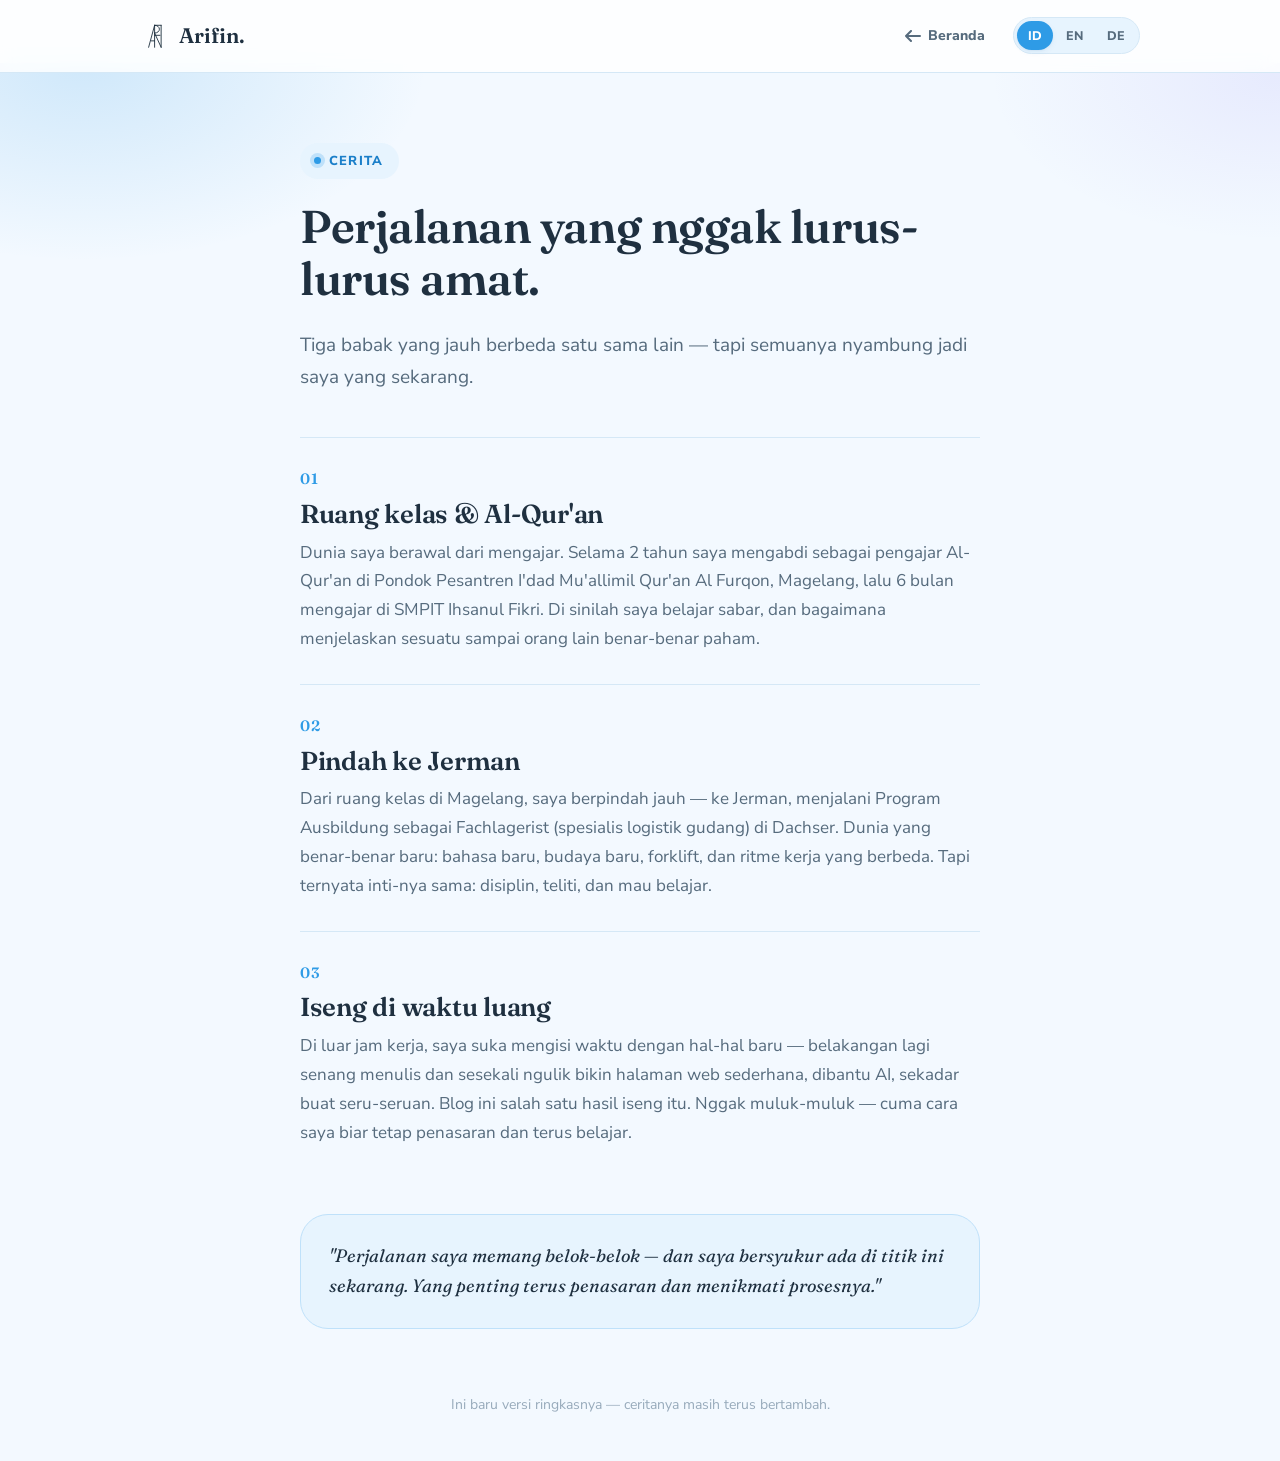
<file: cerita.html>
<!DOCTYPE html>
<html lang="id">
<head>
<meta charset="UTF-8">
<meta name="viewport" content="width=device-width, initial-scale=1.0">
<title>Cerita — Muhammad Arifin Abdurrahman</title>
<meta name="description" content="Perjalanan Muhammad Arifin: dari pengajar Al-Qur'an di Magelang ke gudang logistik Dachser di Jerman.">
<link rel="icon" type="image/svg+xml" href="assets/arifin-logo.svg">
<link rel="preconnect" href="https://fonts.googleapis.com">
<link rel="preconnect" href="https://fonts.gstatic.com" crossorigin>
<link href="https://fonts.googleapis.com/css2?family=Fraunces:ital,opsz,wght@0,9..144,400;0,9..144,500;0,9..144,600;0,9..144,700;1,9..144,500;1,9..144,600&family=Nunito+Sans:ital,wght@0,400;0,600;0,700;0,800;1,600&display=swap" rel="stylesheet">
<style>
  :root{
    --cream:#f3f9ff; --cream-3:#eaf4ff; --ink:#1f3040; --ink-soft:#566b7d; --ink-faint:#97aabb;
    --coral:#2e9be6; --coral-dark:#1b7fc9; --coral-light:#bfe1fa; --coral-wash:#e7f4fe; --line:#d5e8f6; --white:#fff;
    --bounce:cubic-bezier(0.34,1.56,0.64,1); --ease:cubic-bezier(0.22,1,0.36,1);
    --shadow-sm:0 1px 2px rgba(40,110,170,.07),0 2px 6px rgba(40,110,170,.06);
    --shadow-md:0 2px 4px rgba(40,110,170,.06),0 10px 24px rgba(40,110,170,.12);
    --radius:28px;
  }
  *,*::before,*::after{ box-sizing:border-box; }
  html{ scroll-behavior:smooth; }
  body{ margin:0; background:var(--cream); color:var(--ink); font-family:'Nunito Sans','Segoe UI',sans-serif; font-size:17px; line-height:1.7; -webkit-font-smoothing:antialiased; min-height:100vh; display:flex; flex-direction:column; }
  a{ color:inherit; }
  h1,h2,h3{ font-family:'Fraunces',Georgia,serif; font-weight:600; line-height:1.14; margin:0 0 .5em; letter-spacing:-.01em; }
  p{ margin:0 0 1em; color:var(--ink-soft); }
  .wrap{ max-width:760px; margin:0 auto; padding:0 40px; width:100%; }
  .eyebrow{ display:inline-flex; align-items:center; gap:8px; font-weight:800; font-size:13px; letter-spacing:.09em; text-transform:uppercase; color:var(--coral-dark); background:var(--coral-wash); padding:7px 16px 7px 14px; border-radius:999px; margin-bottom:22px; }
  .eyebrow .dot{ width:7px; height:7px; border-radius:50%; background:var(--coral); box-shadow:0 0 0 4px var(--coral-light); }

  nav{ position:sticky; top:0; z-index:100; background:rgba(255,255,255,.82); backdrop-filter:blur(10px) saturate(140%); -webkit-backdrop-filter:blur(10px) saturate(140%); border-bottom:1px solid var(--line); }
  .nav-inner{ max-width:1080px; margin:0 auto; padding:16px 40px; display:flex; align-items:center; justify-content:space-between; gap:14px; }
  .brand{ font-family:'Fraunces',serif; font-weight:600; font-size:21px; display:flex; align-items:center; gap:10px; text-decoration:none; }
  .brand .brand-logo{ height:32px; width:auto; display:block; transition:transform .6s var(--bounce); }
  .brand .brand-logo .lg-outer{ stroke:var(--ink); }
  .brand:hover .brand-logo{ transform:rotate(-6deg) scale(1.06); }
  .nav-right{ display:flex; align-items:center; gap:14px; }
  .back-link{ display:inline-flex; align-items:center; gap:7px; text-decoration:none; font-weight:800; font-size:14px; color:var(--ink-soft); padding:8px 14px; border-radius:999px; transition:color .25s var(--ease), background .25s var(--ease); }
  .back-link:hover{ color:var(--coral-dark); background:var(--coral-wash); }
  .back-link svg{ width:16px; height:12px; stroke:currentColor; fill:none; stroke-width:2; stroke-linecap:round; stroke-linejoin:round; }
  .lang-switch{ display:flex; gap:2px; background:var(--coral-wash); border:1px solid var(--line); border-radius:999px; padding:3px; }
  .lang-switch button{ border:none; background:none; cursor:pointer; font-family:'Nunito Sans',sans-serif; font-weight:800; font-size:12.5px; color:var(--ink-soft); padding:6px 11px; border-radius:999px; transition:color .25s var(--ease), background .3s var(--ease); }
  .lang-switch button.active{ background:var(--coral); color:var(--white); box-shadow:var(--shadow-sm); }
  .lang-switch button:hover:not(.active){ color:var(--coral-dark); }

  main{ flex:1 0 auto; padding:70px 0 40px; position:relative; }
  main::before{ content:""; position:absolute; inset:-10px -12% auto -12%; height:360px; z-index:0; pointer-events:none;
    background: radial-gradient(520px 300px at 15% 0%, rgba(46,155,230,.18), transparent 66%), radial-gradient(420px 240px at 90% 4%, rgba(124,108,240,.10), transparent 68%); }
  main > .wrap{ position:relative; z-index:1; }
  .page-head{ margin-bottom:44px; }
  .page-head h1{ font-size:46px; }
  .page-head .lede{ font-size:19px; }
  .chapter{ position:relative; padding:28px 0 30px; border-top:1px solid var(--line); }
  .chapter .ch-num{ font-family:'Fraunces',serif; font-weight:600; font-size:15px; color:var(--coral); letter-spacing:.04em; margin-bottom:8px; }
  .chapter h2{ font-size:26px; margin-bottom:.35em; }
  .chapter p:last-child{ margin-bottom:0; }
  .end-note{ margin-top:36px; padding:26px 28px; background:var(--coral-wash); border:1px solid var(--coral-light); border-radius:var(--radius); }
  .end-note p{ margin:0; color:var(--ink); font-style:italic; font-family:'Fraunces',serif; font-size:18px; }
  .reveal{ opacity:0; transform:translateY(22px); transition:opacity .7s var(--ease), transform .8s var(--bounce); }
  .reveal.in{ opacity:1; transform:translateY(0); }

  footer{ flex-shrink:0; text-align:center; padding:24px 0 44px; color:var(--ink-faint); font-size:14px; }

  @media (max-width:640px){
    .wrap{ padding:0 24px; } .nav-inner{ padding:14px 24px; }
    body{ font-size:16px; } .page-head h1{ font-size:33px; }
    .brand span.brand-word{ display:none; }
  }
</style>
</head>
<body>

<nav>
  <div class="nav-inner">
    <a href="index.html" class="brand">
      <svg class="brand-logo" viewBox="0 0 210 230" aria-label="Arifin">
        <g class="lg-outer" fill="none" stroke="#161412" stroke-linecap="round" stroke-linejoin="round" stroke-width="6.5">
          <line x1="105" y1="38" x2="105" y2="196"></line><line x1="105" y1="38" x2="62" y2="196"></line><line x1="82" y1="150" x2="105" y2="150"></line><line x1="105" y1="38" x2="152" y2="38"></line><line x1="105" y1="110" x2="144" y2="110"></line><path d="M105 38 C152 38 152 94 105 94"></path><line x1="105" y1="94" x2="152" y2="196"></line><line x1="152" y1="38" x2="152" y2="196"></line>
        </g>
      </svg>
      <span class="brand-word">Arifin.</span>
    </a>
    <div class="nav-right">
      <a href="index.html" class="back-link"><svg viewBox="0 0 16 12"><path d="M15 6H1M6 1L1 6l5 5"/></svg><span data-i18n="back">Beranda</span></a>
      <div class="lang-switch" id="langSwitch">
        <button type="button" data-lang="id" class="active">ID</button>
        <button type="button" data-lang="en">EN</button>
        <button type="button" data-lang="de">DE</button>
      </div>
    </div>
  </div>
</nav>

<main>
  <div class="wrap">
    <div class="page-head reveal">
      <span class="eyebrow"><span class="dot"></span><span data-i18n="eyebrow">Cerita</span></span>
      <h1 data-i18n="title">Perjalanan yang nggak lurus-lurus amat.</h1>
      <p class="lede" data-i18n="lede">Tiga babak yang jauh berbeda satu sama lain — tapi semuanya nyambung jadi saya yang sekarang.</p>
    </div>

    <div class="chapter reveal">
      <div class="ch-num">01</div>
      <h2 data-i18n="c1_h">Ruang kelas & Al-Qur'an</h2>
      <p data-i18n="c1_p">Dunia saya berawal dari mengajar. Selama 2 tahun saya mengabdi sebagai pengajar Al-Qur'an di Pondok Pesantren I'dad Mu'allimil Qur'an Al Furqon, Magelang, lalu 6 bulan mengajar di SMPIT Ihsanul Fikri. Di sinilah saya belajar sabar, dan bagaimana menjelaskan sesuatu sampai orang lain benar-benar paham.</p>
    </div>

    <div class="chapter reveal">
      <div class="ch-num">02</div>
      <h2 data-i18n="c2_h">Pindah ke Jerman</h2>
      <p data-i18n="c2_p">Dari ruang kelas di Magelang, saya berpindah jauh — ke Jerman, menjalani Program Ausbildung sebagai Fachlagerist (spesialis logistik gudang) di Dachser. Dunia yang benar-benar baru: bahasa baru, budaya baru, forklift, dan ritme kerja yang berbeda. Tapi ternyata inti-nya sama: disiplin, teliti, dan mau belajar.</p>
    </div>

    <div class="chapter reveal">
      <div class="ch-num">03</div>
      <h2 data-i18n="c3_h">Iseng di waktu luang</h2>
      <p data-i18n="c3_p">Di luar jam kerja, saya suka mengisi waktu dengan hal-hal baru — belakangan lagi senang menulis dan sesekali ngulik bikin halaman web sederhana, dibantu AI, sekadar buat seru-seruan. Blog ini salah satu hasil iseng itu. Nggak muluk-muluk — cuma cara saya biar tetap penasaran dan terus belajar.</p>
    </div>

    <div class="end-note reveal">
      <p data-i18n="end">"Perjalanan saya memang belok-belok — dan saya bersyukur ada di titik ini sekarang. Yang penting terus penasaran dan menikmati prosesnya."</p>
    </div>
  </div>
</main>

<footer><span data-i18n="foot">Ini baru versi ringkasnya — ceritanya masih terus bertambah.</span></footer>

<script>
  const I18N = {
    id: {
      back:"Beranda", eyebrow:"Cerita",
      title:"Perjalanan yang nggak lurus-lurus amat.",
      lede:"Tiga babak yang jauh berbeda satu sama lain — tapi semuanya nyambung jadi saya yang sekarang.",
      c1_h:"Ruang kelas & Al-Qur'an",
      c1_p:"Dunia saya berawal dari mengajar. Selama 2 tahun saya mengabdi sebagai pengajar Al-Qur'an di Pondok Pesantren I'dad Mu'allimil Qur'an Al Furqon, Magelang, lalu 6 bulan mengajar di SMPIT Ihsanul Fikri. Di sinilah saya belajar sabar, dan bagaimana menjelaskan sesuatu sampai orang lain benar-benar paham.",
      c2_h:"Pindah ke Jerman",
      c2_p:"Dari ruang kelas di Magelang, saya berpindah jauh — ke Jerman, menjalani Program Ausbildung sebagai Fachlagerist (spesialis logistik gudang) di Dachser. Dunia yang benar-benar baru: bahasa baru, budaya baru, forklift, dan ritme kerja yang berbeda. Tapi ternyata inti-nya sama: disiplin, teliti, dan mau belajar.",
      c3_h:"Iseng di waktu luang",
      c3_p:"Di luar jam kerja, saya suka mengisi waktu dengan hal-hal baru — belakangan lagi senang menulis dan sesekali ngulik bikin halaman web sederhana, dibantu AI, sekadar buat seru-seruan. Blog ini salah satu hasil iseng itu. Nggak muluk-muluk — cuma cara saya biar tetap penasaran dan terus belajar.",
      end:"\"Perjalanan saya memang belok-belok — dan saya bersyukur ada di titik ini sekarang. Yang penting terus penasaran dan menikmati prosesnya.\"",
      foot:"Ini baru versi ringkasnya — ceritanya masih terus bertambah."
    },
    en: {
      back:"Home", eyebrow:"Story",
      title:"A path that isn't exactly a straight line.",
      lede:"Three chapters that are very different from each other — yet all of them add up to who I am now.",
      c1_h:"The classroom & the Qur'an",
      c1_p:"My world began with teaching. For 2 years I served as a Qur'an teacher at the I'dad Mu'allimil Qur'an Al Furqon boarding school in Magelang, then 6 months teaching at SMPIT Ihsanul Fikri. This is where I learned patience, and how to explain something until another person truly understands.",
      c2_h:"Moving to Germany",
      c2_p:"From a classroom in Magelang, I moved far away — to Germany, doing an Ausbildung as a Fachlagerist (warehouse logistics specialist) at Dachser. A completely new world: a new language, a new culture, forklifts, and a different work rhythm. But the core turned out to be the same: discipline, precision, and a willingness to learn.",
      c3_h:"A spare-time hobby",
      c3_p:"Outside work hours, I like filling my time with new things — lately I enjoy writing and occasionally tinkering with simple web pages, helped by AI, just for fun. This blog is one result of that tinkering. Nothing grand — just my way of staying curious and always learning.",
      end:"\"My journey really did zig-zag — and I'm grateful to be where I am now. What matters is staying curious and enjoying the process.\"",
      foot:"This is just the short version — the story keeps growing."
    },
    de: {
      back:"Startseite", eyebrow:"Geschichte",
      title:"Ein Weg, der nicht ganz geradlinig ist.",
      lede:"Drei sehr unterschiedliche Kapitel — die zusammen ergeben, wer ich heute bin.",
      c1_h:"Das Klassenzimmer & der Qur'an",
      c1_p:"Meine Welt begann mit dem Unterrichten. Zwei Jahre lang war ich Qur'an-Lehrer an der Koranschule I'dad Mu'allimil Qur'an Al Furqon in Magelang, danach sechs Monate an der SMPIT Ihsanul Fikri. Hier lernte ich Geduld — und wie man etwas erklärt, bis der andere es wirklich versteht.",
      c2_h:"Umzug nach Deutschland",
      c2_p:"Von einem Klassenzimmer in Magelang zog ich weit weg — nach Deutschland, in eine Ausbildung zum Fachlagerist bei Dachser. Eine völlig neue Welt: neue Sprache, neue Kultur, Gabelstapler und ein anderer Arbeitsrhythmus. Doch der Kern blieb gleich: Disziplin, Genauigkeit und Lernbereitschaft.",
      c3_h:"Ein Hobby in der Freizeit",
      c3_p:"Außerhalb der Arbeitszeit fülle ich meine Zeit gerne mit neuen Dingen — in letzter Zeit schreibe ich gerne und bastle ab und zu an einfachen Webseiten, mit Hilfe von KI, einfach zum Spaß. Dieser Blog ist eines der Ergebnisse. Nichts Großes — einfach meine Art, neugierig zu bleiben und weiter zu lernen.",
      end:"\"Mein Weg verlief wirklich im Zickzack — und ich bin dankbar, jetzt hier zu sein. Wichtig ist, neugierig zu bleiben und den Weg zu genießen.\"",
      foot:"Das ist nur die Kurzfassung — die Geschichte wächst weiter."
    }
  };
  function applyLang(lang){
    const dict=I18N[lang]; if(!dict) return;
    document.querySelectorAll('[data-i18n]').forEach(el=>{ const k=el.getAttribute('data-i18n'); if(dict[k]!==undefined) el.textContent=dict[k]; });
    document.documentElement.lang=lang;
    document.querySelectorAll('#langSwitch button').forEach(b=>b.classList.toggle('active', b.dataset.lang===lang));
    try{ localStorage.setItem('lang',lang); }catch(e){}
  }
  document.querySelectorAll('#langSwitch button').forEach(b=>b.addEventListener('click',()=>applyLang(b.dataset.lang)));
  let sl='id'; try{ const s=localStorage.getItem('lang'); if(s&&I18N[s]) sl=s; }catch(e){}
  applyLang(sl);
  const io=new IntersectionObserver((es)=>{ es.forEach(e=>{ if(e.isIntersecting){ e.target.classList.add('in'); io.unobserve(e.target); } }); },{threshold:.12, rootMargin:'0px 0px -40px 0px'});
  document.querySelectorAll('.reveal').forEach(el=>io.observe(el));
</script>
</body>
</html>
</file>
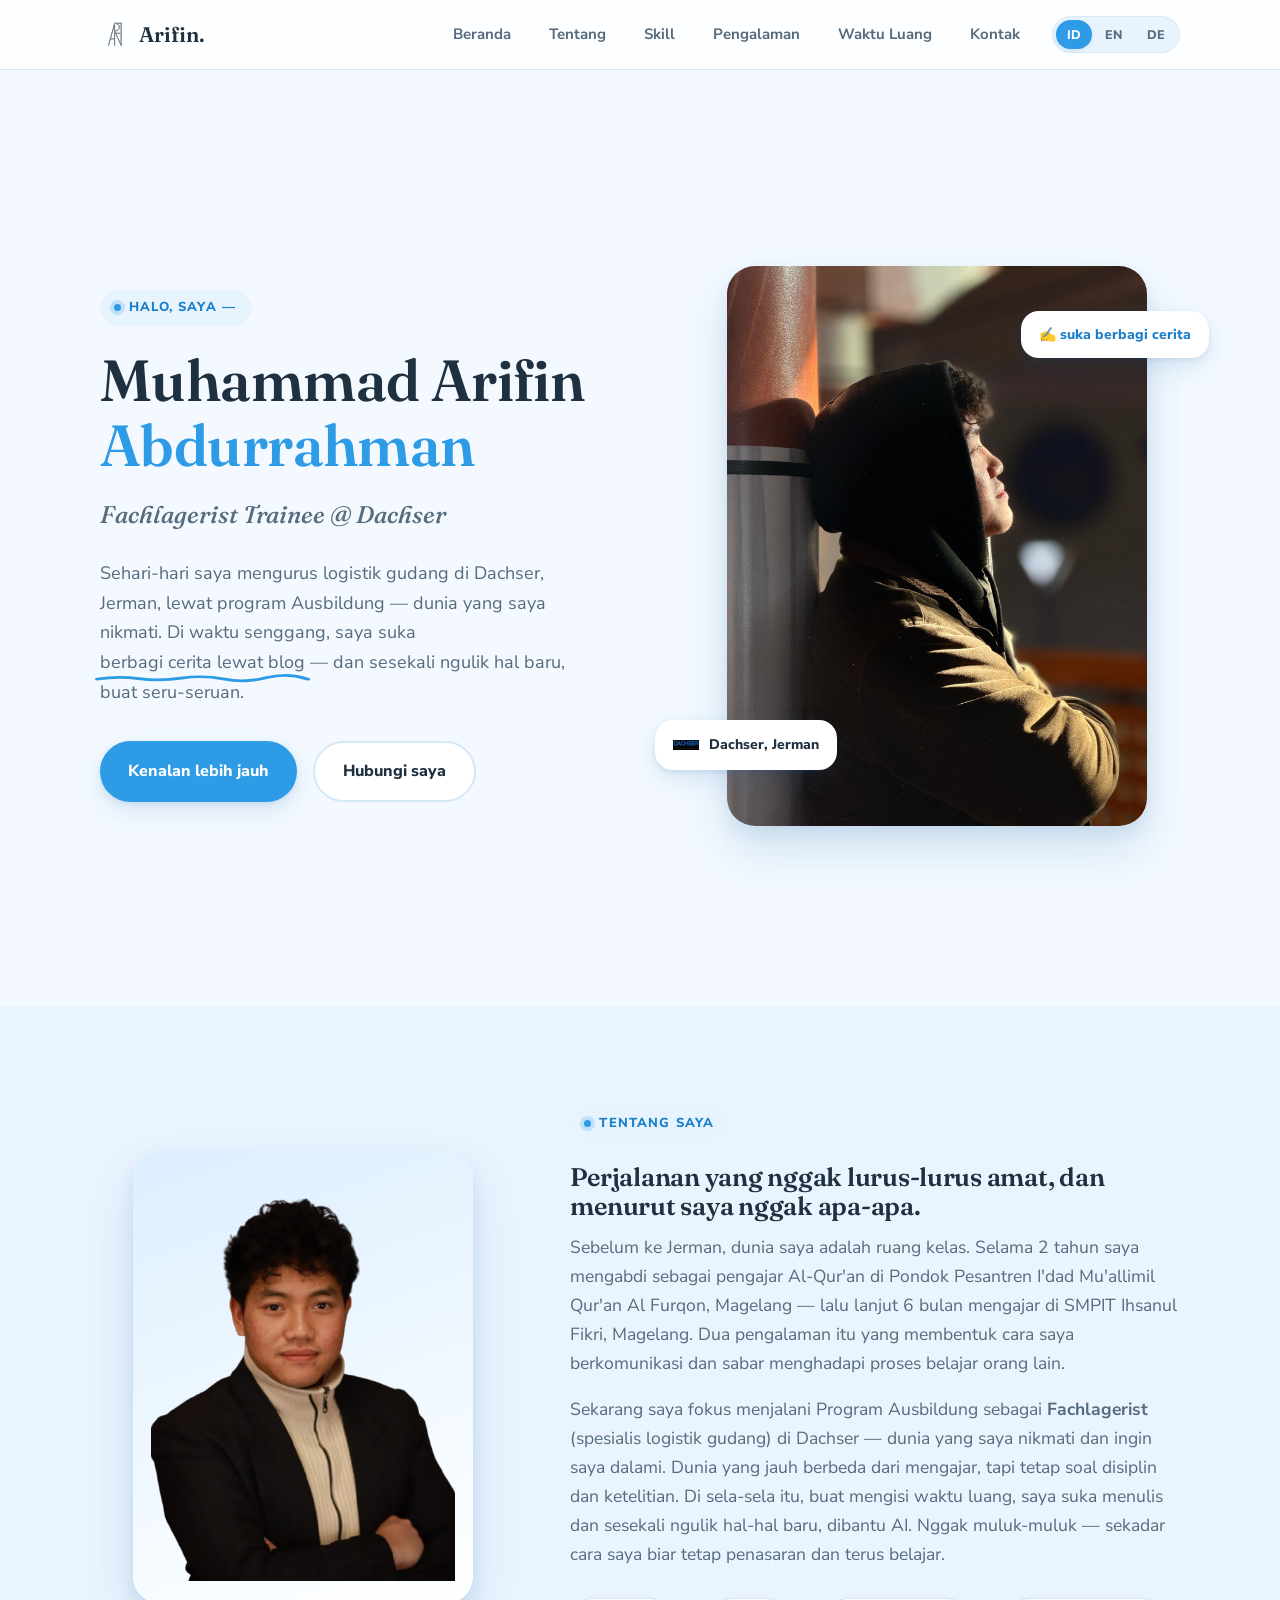
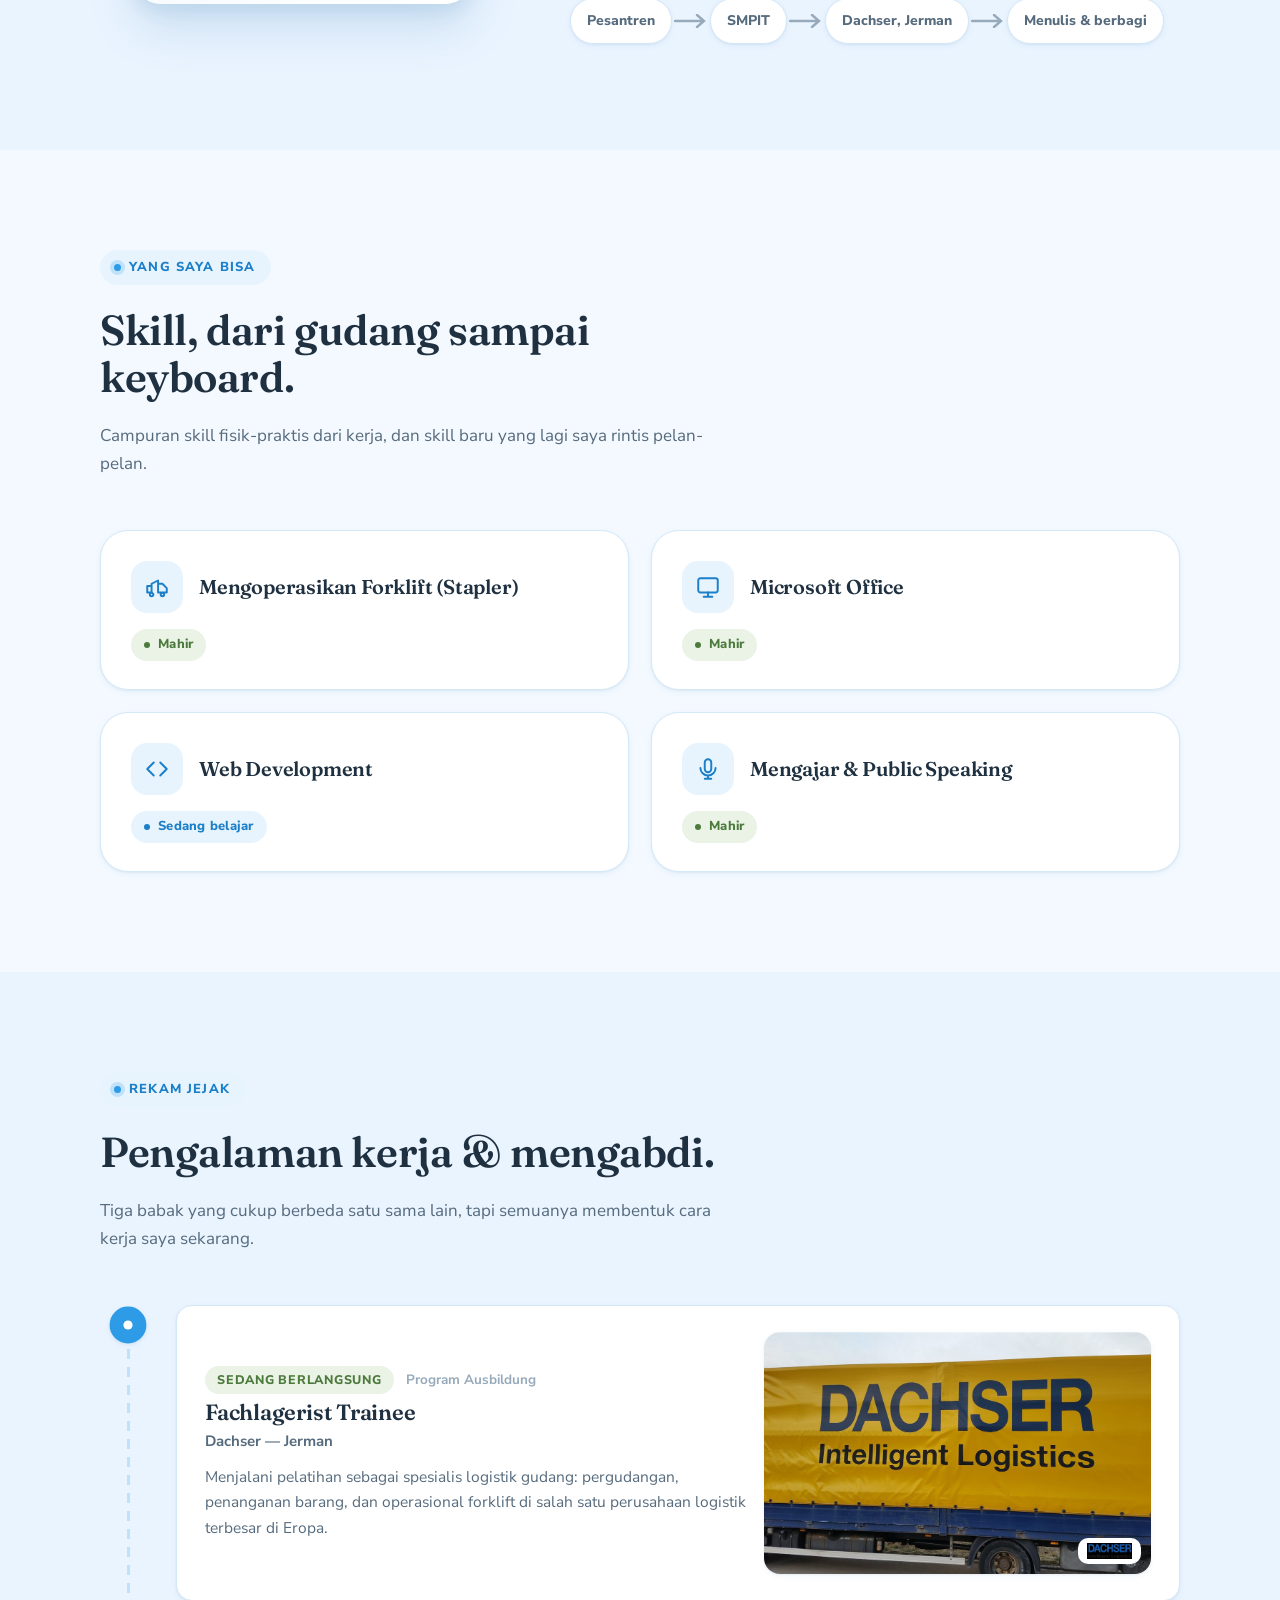
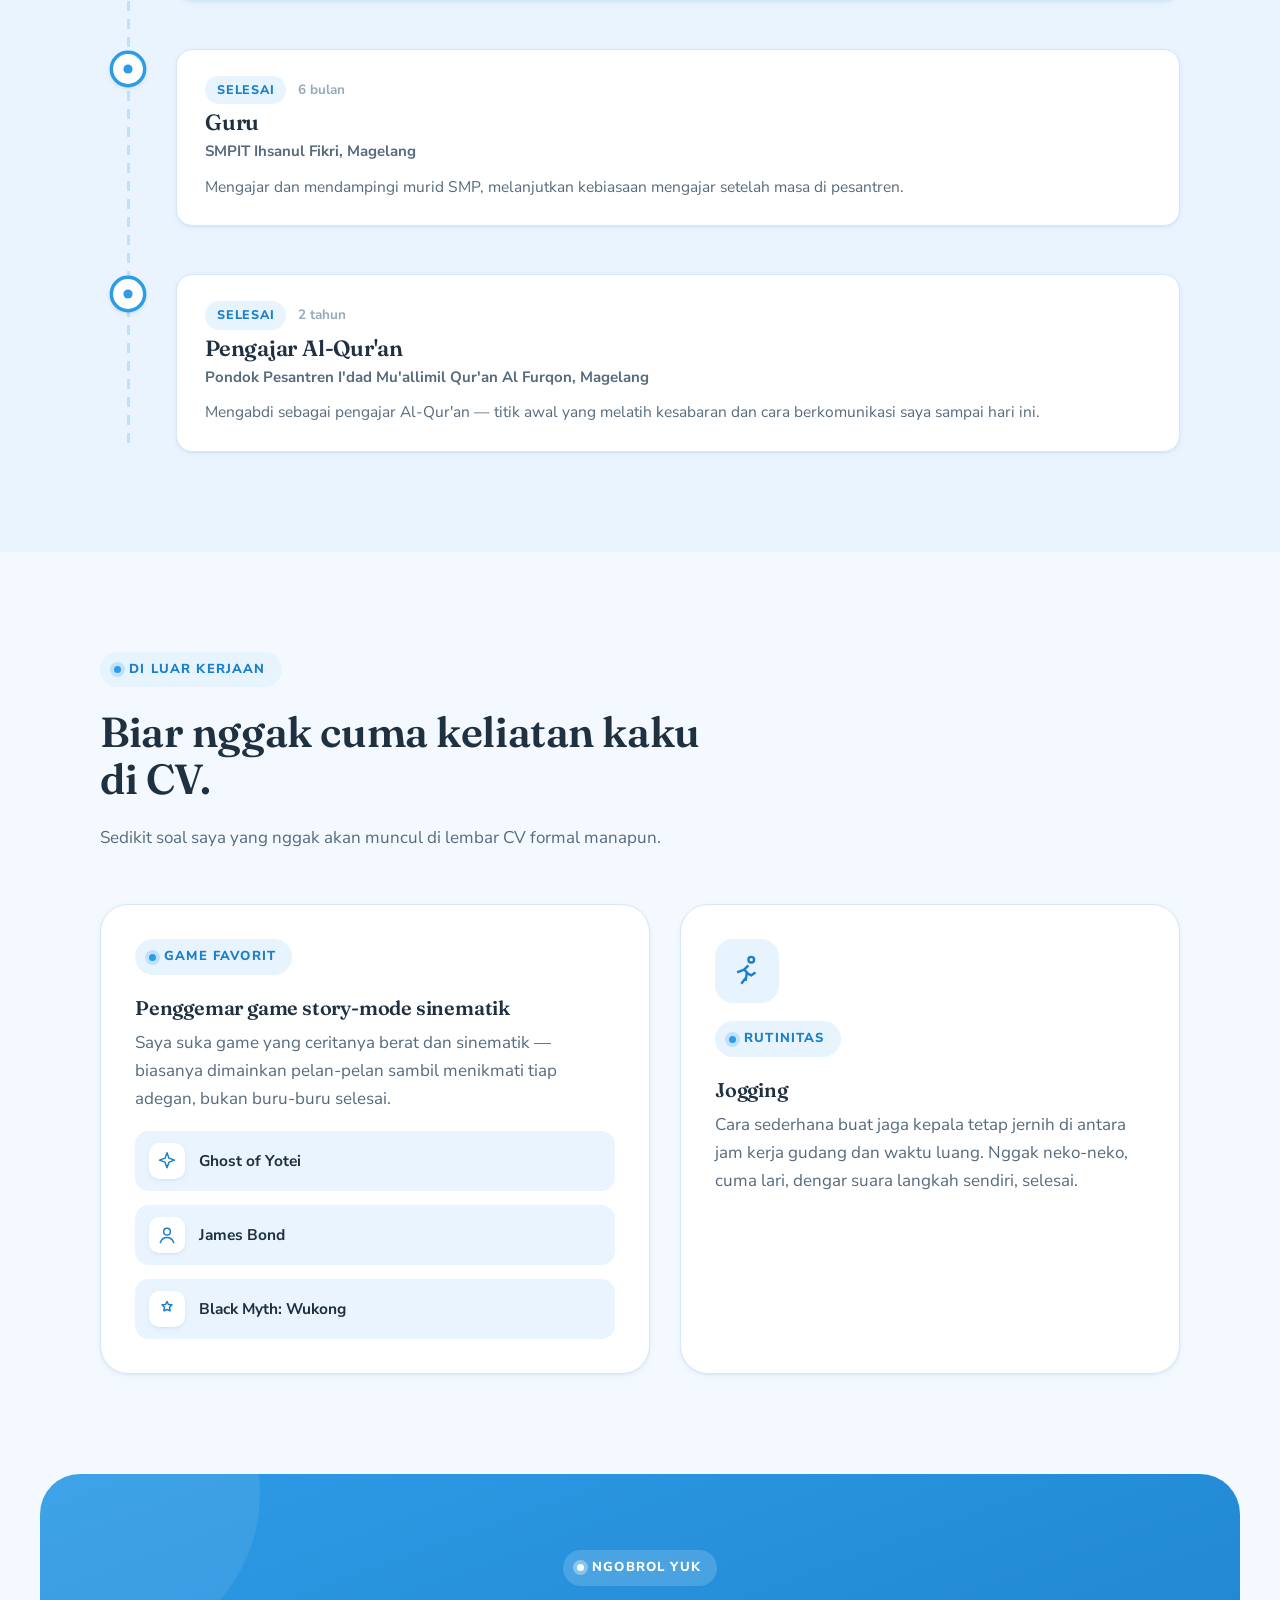
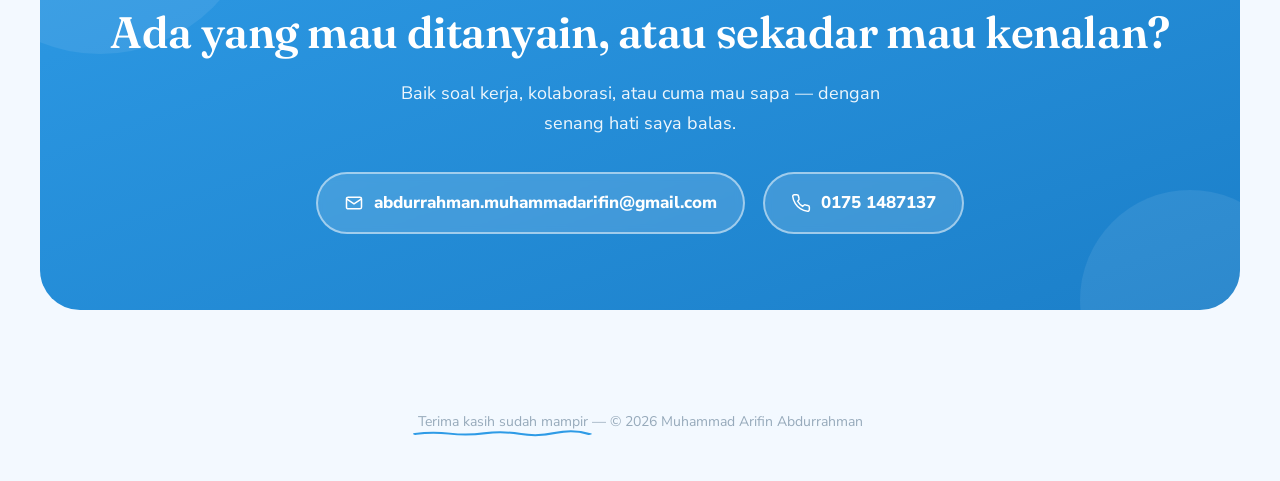
<file: cv.html>
<!DOCTYPE html>
<html lang="id">
<head>
<meta charset="UTF-8">
<meta name="viewport" content="width=device-width, initial-scale=1.0">
<title>Muhammad Arifin Abdurrahman — CV & Portfolio</title>
<meta name="description" content="Muhammad Arifin — Fachlagerist (Ausbildung) di Dachser, Jerman. Mantan pengajar yang suka berbagi cerita di waktu luang.">
<link rel="icon" type="image/svg+xml" href="assets/arifin-logo.svg">
<link rel="preconnect" href="https://fonts.googleapis.com">
<link rel="preconnect" href="https://fonts.gstatic.com" crossorigin>
<link href="https://fonts.googleapis.com/css2?family=Fraunces:ital,opsz,wght@0,9..144,400;0,9..144,500;0,9..144,600;0,9..144,700;1,9..144,500;1,9..144,600&family=Nunito+Sans:ital,wght@0,400;0,600;0,700;0,800;1,600&display=swap" rel="stylesheet">

<style>
  html{ overflow-anchor: none; }
  :root{
    --cream: #f3f9ff;
    --cream-2: #dcefff;
    --cream-3: #eaf4ff;
    --ink: #1f3040;
    --ink-soft: #566b7d;
    --ink-faint: #97aabb;
    --coral: #2e9be6;
    --coral-dark: #1b7fc9;
    --coral-light: #bfe1fa;
    --coral-wash: #e7f4fe;
    --line: #d5e8f6;
    --white: #ffffff;
    --bounce: cubic-bezier(0.34, 1.56, 0.64, 1);
    --ease: cubic-bezier(0.22, 1, 0.36, 1);
    --shadow-sm: 0 1px 2px rgba(40, 110, 170, 0.07), 0 2px 6px rgba(40, 110, 170, 0.06);
    --shadow-md: 0 2px 4px rgba(40, 110, 170, 0.06), 0 10px 24px rgba(40, 110, 170, 0.12), 0 2px 8px rgba(40,110,170,.07);
    --shadow-lg: 0 8px 16px rgba(40, 110, 170, 0.10), 0 24px 48px rgba(40, 110, 170, 0.16);
    --radius: 28px;
    --radius-sm: 16px;
  }

  *, *::before, *::after{ box-sizing: border-box; }
  html{ scroll-behavior: smooth; }

  /* ---------- intro / opening ---------- */
  #intro{
    position: fixed; inset: 0; z-index: 9999;
    background: #ffffff;
    display: flex; flex-direction: column; align-items: center; justify-content: center;
    font-family: 'Fraunces', Georgia, serif;
    animation: intro-out .7s var(--ease) forwards 3.2s;
  }
  #intro.skip{ animation: intro-out .45s var(--ease) forwards; }
  @keyframes intro-out{ to{ opacity:0; visibility:hidden; pointer-events:none; } }
  .intro-inner{ display:flex; flex-direction:column; align-items:center; gap:26px; }
  .intro-logo{ width: min(260px, 60vw); height:auto; display:block; }
  .intro-tag{ display:flex; flex-direction:column; align-items:center; gap:14px; }
  .intro-rule{ width:120px; height:1px; background: var(--ink); opacity:.4; transform:scaleX(0); transform-origin:center; animation: ai-linegrow .6s cubic-bezier(.65,0,.35,1) forwards 1.9s; }
  .intro-name{ font-weight:500; font-size:16px; letter-spacing:6px; color: var(--ink); text-transform:uppercase; opacity:0; animation: ai-nameup .8s cubic-bezier(.2,.7,.2,1) forwards 2.05s; }
  .intro-skip{
    position:absolute; bottom:34px; right:34px;
    border:1px solid var(--line); background:transparent; color:var(--ink-faint);
    font-family:'Nunito Sans',sans-serif; font-weight:800; font-size:12px; letter-spacing:2px; text-transform:uppercase;
    padding:9px 20px; border-radius:999px; cursor:pointer;
    opacity:0; animation: ai-fadein .5s ease forwards 1.4s;
    transition: color .25s var(--ease), border-color .25s var(--ease);
  }
  .intro-skip:hover{ color: var(--coral-dark); border-color: var(--coral-light); }
  .intro-sound{
    position:absolute; bottom:34px; left:34px;
    width:42px; height:42px; border-radius:50%;
    border:1px solid var(--line); background:transparent; cursor:pointer;
    font-size:16px; line-height:1; display:flex; align-items:center; justify-content:center;
    opacity:0; animation: ai-fadein .5s ease forwards 1.4s;
    transition: border-color .25s var(--ease), transform .3s var(--bounce);
  }
  .intro-sound:hover{ border-color: var(--coral-light); transform: scale(1.08); }
  .ai-stroke{ stroke-dasharray:1; stroke-dashoffset:1; animation: ai-draw .62s cubic-bezier(.65,0,.35,1) forwards; }
  .ai-inline{ opacity:0; animation: ai-fadein .55s ease forwards 1.55s; }
  @keyframes ai-draw{ to{ stroke-dashoffset:0; } }
  @keyframes ai-fadein{ to{ opacity:1; } }
  @keyframes ai-nameup{ from{ opacity:0; transform:translateY(10px); letter-spacing:14px; } to{ opacity:1; transform:translateY(0); letter-spacing:6px; } }
  @keyframes ai-linegrow{ from{ transform:scaleX(0); } to{ transform:scaleX(1); } }
  @media (prefers-reduced-motion: reduce){
    #intro{ display:none !important; }
  }
  body{
    margin:0;
    background: var(--cream);
    color: var(--ink);
    font-family: 'Nunito Sans', 'Segoe UI', sans-serif;
    font-size: 17px;
    line-height: 1.65;
    overflow-x: hidden;
    -webkit-font-smoothing: antialiased;
  }
  img{ max-width: 100%; display:block; }
  a{ color: inherit; }
  h1,h2,h3,h4{
    font-family: 'Fraunces', Georgia, serif;
    font-weight: 600;
    line-height: 1.12;
    margin: 0 0 .5em;
    letter-spacing: -0.01em;
    color: var(--ink);
  }
  p{ margin: 0 0 1em; color: var(--ink-soft); }
  section{ position: relative; }
  .wrap{
    max-width: 1160px;
    margin: 0 auto;
    padding: 0 40px;
  }
  .eyebrow{
    display:inline-flex;
    align-items:center;
    gap:8px;
    font-family:'Nunito Sans',sans-serif;
    font-weight: 800;
    font-size: 13px;
    letter-spacing: .09em;
    text-transform: uppercase;
    color: var(--coral-dark);
    background: var(--coral-wash);
    padding: 7px 16px 7px 14px;
    border-radius: 999px;
    margin-bottom: 22px;
  }
  .eyebrow .dot{
    width:7px;height:7px;border-radius:50%;background:var(--coral);
    box-shadow: 0 0 0 4px var(--coral-light);
    animation: pulse 2.2s ease-in-out infinite;
  }
  @keyframes pulse{
    0%,100%{ transform: scale(1); }
    50%{ transform: scale(1.35); }
  }

  /* squiggle underline */
  .squiggle-wrap{ position:relative; display:inline-block; }
  .squiggle-wrap svg{
    position:absolute;
    left:-2%; right:-2%; bottom:-.12em;
    width:104%; height:.3em;
    overflow:visible;
  }
  .squiggle-wrap path{
    fill:none;
    stroke: var(--coral);
    stroke-width: 6;
    stroke-linecap: round;
  }

  /* ---------- nav ---------- */
  nav{
    position: sticky; top:0; z-index: 100;
    background: rgba(255,255,255,0.82);
    backdrop-filter: blur(10px) saturate(140%);
    -webkit-backdrop-filter: blur(10px) saturate(140%);
    border-bottom: 1px solid var(--line);
  }
  .nav-inner{
    max-width: 1160px; margin:0 auto; padding: 16px 40px;
    display:flex; align-items:center; justify-content:space-between;
  }
  .brand{
    font-family:'Fraunces',serif; font-weight:600; font-size: 21px;
    display:flex; align-items:center; gap:10px; text-decoration:none;
  }
  .brand .brand-logo{
    height:32px; width:auto; flex-shrink:0; display:block;
    transition: transform .6s var(--bounce);
  }
  .brand .brand-logo .lg-outer{ stroke: var(--ink); }
  .brand:hover .brand-logo{ transform: rotate(-6deg) scale(1.06); }
  .nav-right{ display:flex; align-items:center; gap:16px; }
  .nav-links{ display:flex; gap: 6px; align-items:center; list-style:none; margin:0; padding:0; }
  .nav-links a{
    text-decoration:none; font-weight:700; font-size:15px; color: var(--ink-soft);
    padding: 9px 16px; border-radius: 999px;
    transition: color .25s var(--ease), background .25s var(--ease), transform .3s var(--bounce);
  }
  .nav-links a:hover{ color: var(--coral-dark); background: var(--coral-wash); transform: translateY(-2px); }
  .nav-toggle{ display:none; background:none; border:none; cursor:pointer; padding:8px; }
  .nav-toggle span{ display:block; width:24px; height:3px; background:var(--ink); border-radius:3px; margin:5px 0; transition: transform .3s var(--bounce), opacity .2s; }

  /* language switch */
  .lang-switch{
    display:flex; gap:2px; background:var(--coral-wash);
    border:1px solid var(--line); border-radius:999px; padding:3px;
  }
  .lang-switch button{
    border:none; background:none; cursor:pointer;
    font-family:'Nunito Sans',sans-serif; font-weight:800; font-size:12.5px; letter-spacing:.02em;
    color:var(--ink-soft); padding:6px 11px; border-radius:999px;
    transition: color .25s var(--ease), background .3s var(--ease), transform .3s var(--bounce);
  }
  .lang-switch button.active{ background:var(--coral); color:var(--white); box-shadow:var(--shadow-sm); }
  .lang-switch button:hover:not(.active){ color:var(--coral-dark); transform: translateY(-1px); }

  /* ---------- buttons ---------- */
  .btn{
    display:inline-flex; align-items:center; gap:10px;
    font-family:'Nunito Sans',sans-serif; font-weight:800; font-size:16px;
    padding: 15px 28px; border-radius: 999px; text-decoration:none;
    cursor:pointer; border: none;
    transition: transform .45s var(--bounce), box-shadow .45s var(--bounce), background .3s var(--ease);
  }
  .btn-primary{ background: var(--coral); color: var(--white); box-shadow: var(--shadow-md); }
  .btn-primary:hover{ transform: translateY(-5px) scale(1.035) rotate(-1deg); box-shadow: var(--shadow-lg); background: var(--coral-dark); }
  .btn-ghost{ background: var(--white); color: var(--ink); border: 2px solid var(--line); }
  .btn-ghost:hover{ transform: translateY(-5px) scale(1.035) rotate(1deg); box-shadow: var(--shadow-md); border-color: var(--coral-light); }

  /* ---------- hero ---------- */
  .hero{ padding: 96px 0 80px; overflow:hidden; }
  .hero-grid{
    display:grid; grid-template-columns: 1.05fr .95fr; gap: 56px; align-items:center;
  }
  .hero h1{ font-size: 58px; margin-bottom: 18px; }
  .hero h1 .name-accent{ color: var(--coral); }
  .hero .role{
    font-family:'Fraunces',serif; font-style: italic; font-weight: 500;
    font-size: 24px; color: var(--ink-soft); margin-bottom: 24px;
  }
  .hero .lede{ font-size: 18px; max-width: 490px; margin-bottom: 34px; }
  .hero-ctas{ display:flex; gap:16px; flex-wrap:wrap; }

  .photo-stage{ position:relative; perspective: 1200px; }
  .photo-card{
    position:relative; border-radius: var(--radius);
    overflow:hidden; box-shadow: var(--shadow-lg);
    transform-style: preserve-3d;
    transition: transform .5s var(--ease), box-shadow .5s var(--ease);
    background: var(--white);
    will-change: transform;
  }
  .photo-card img{ width:100%; height:100%; object-fit:cover; display:block; }
  .photo-card .sheen{
    position:absolute; inset:0; pointer-events:none;
    background: radial-gradient(420px circle at var(--mx,50%) var(--my,50%), rgba(255,255,255,.35), transparent 60%);
    opacity:0; transition: opacity .35s var(--ease);
  }
  .photo-card:hover .sheen{ opacity:1; }
  .hero .photo-card{ aspect-ratio: 3/4; max-width: 420px; margin: 0 auto; }

  .float-badge{
    position:absolute; background: var(--white); border-radius: 18px;
    padding: 12px 18px; box-shadow: var(--shadow-md);
    display:flex; align-items:center; gap:10px; font-weight:800; font-size:14px;
    animation: bob 4.5s ease-in-out infinite;
  }
  .float-badge img{ width:26px; height:26px; border-radius:6px; object-fit:contain; }
  .badge-dachser{ left:-8%; bottom:10%; animation-delay: .3s; }
  .badge-learning{ right:-6%; top:8%; animation-delay: 1.1s; color: var(--coral-dark); }
  @keyframes bob{ 0%,100%{ transform: translateY(0) rotate(-2deg); } 50%{ transform: translateY(-10px) rotate(1deg); } }

  /* ---------- reveal ---------- */
  .reveal{ opacity:0; transform: translateY(28px); transition: opacity .7s var(--ease), transform .8s var(--bounce); }
  .reveal.in{ opacity:1; transform: translateY(0); }
  .reveal-pop{ opacity:0; transform: translateY(20px) scale(.9); transition: opacity .6s var(--ease), transform .7s var(--bounce); }
  .reveal-pop.in{ opacity:1; transform: translateY(0) scale(1); }

  /* ---------- section headers ---------- */
  .section-head{ max-width: 620px; margin-bottom: 52px; }
  .section-head h2{ font-size: 42px; }
  section.alt{ background: var(--cream-3); }
  section .wrap{ padding-top: 100px; padding-bottom: 100px; }

  /* ---------- tentang ---------- */
  .tentang-grid{ display:grid; grid-template-columns: .8fr 1.2fr; gap: 64px; align-items:center; }
  .tentang-photo .photo-card{ aspect-ratio: 3/4; max-width: 340px; margin-left:auto; margin-right:auto; }
  .tentang-photo .photo-card img{ object-fit: contain; background: linear-gradient(160deg, var(--cream-2), var(--white)); padding: 18px; }
  .tentang-text p{ font-size: 17.5px; }
  .path-row{
    display:flex; flex-wrap:wrap; gap:0; align-items:center; margin: 30px 0 6px;
  }
  .path-step{
    display:flex; align-items:center; gap:10px; background: var(--white); border:1px solid var(--line);
    padding: 10px 16px; border-radius: 999px; font-weight:800; font-size:14px; color: var(--ink-soft);
    box-shadow: var(--shadow-sm); transition: transform .4s var(--bounce), color .3s, border-color .3s;
  }
  .path-step:hover{ transform: translateY(-4px) scale(1.05); color: var(--coral-dark); border-color: var(--coral-light); }
  .path-arrow{ width: 34px; height: 14px; flex-shrink:0; margin: 0 2px; }
  .path-arrow path{ stroke: var(--ink-faint); stroke-width: 2.4; fill:none; stroke-linecap:round; }

  /* ---------- skills ---------- */
  .skills-grid{ display:grid; grid-template-columns: repeat(2,1fr); gap: 22px; }
  .skill-card{
    background: var(--white); border-radius: var(--radius); padding: 30px 30px 28px;
    box-shadow: var(--shadow-sm); border: 1px solid var(--line);
    transition: transform .5s var(--bounce), box-shadow .5s var(--bounce), border-color .3s;
  }
  .skill-card:hover{ transform: translateY(-8px) rotate(-.6deg); box-shadow: var(--shadow-lg); border-color: transparent; }
  .skill-top{ display:flex; align-items:center; gap:16px; margin-bottom: 16px; }
  .skill-icon{
    width:52px; height:52px; border-radius: 16px; background: var(--coral-wash);
    display:flex; align-items:center; justify-content:center; flex-shrink:0;
    transition: transform .5s var(--bounce), background .3s;
  }
  .skill-card:hover .skill-icon{ transform: rotate(-8deg) scale(1.08); background: var(--coral-light); }
  .skill-icon svg{ width:26px; height:26px; stroke: var(--coral-dark); fill:none; stroke-width:1.8; stroke-linecap:round; stroke-linejoin:round; }
  .skill-top h3{ font-size: 20px; margin:0; }
  .skill-level{
    display:inline-flex; align-items:center; gap:8px; font-size:13px; font-weight:800;
    padding: 5px 13px; border-radius: 999px; letter-spacing:.02em;
  }
  .level-mahir{ background: #eaf3e6; color: #4c7a3c; }
  .level-belajar{ background: var(--coral-wash); color: var(--coral-dark); }
  .level-belajar .lvl-dot{ animation: pulse 1.6s ease-in-out infinite; }
  .lvl-dot{ width:6px; height:6px; border-radius:50%; background:currentColor; }

  /* ---------- pengalaman timeline ---------- */
  .timeline{ position:relative; margin-top: 20px; }
  .timeline::before{
    content:""; position:absolute; left: 27px; top:8px; bottom:8px; width:3px;
    background: repeating-linear-gradient(to bottom, var(--coral-light) 0 10px, transparent 10px 18px);
    border-radius: 3px;
  }
  .tl-item{ position:relative; padding-left: 76px; margin-bottom: 48px; }
  .tl-item:last-child{ margin-bottom:0; }
  .tl-dot{
    position:absolute; left: 12px; top: 4px; width: 32px; height:32px; border-radius:50%;
    background: var(--white); border: 3px solid var(--coral); display:flex; align-items:center; justify-content:center;
    box-shadow: var(--shadow-sm);
    transition: transform .5s var(--bounce);
  }
  .tl-dot.now{ background: var(--coral); }
  .tl-item.in .tl-dot{ transform: scale(1.15); }
  .tl-dot .core{ width:8px; height:8px; border-radius:50%; background: var(--coral); }
  .tl-dot.now .core{ background: var(--white); }
  .tl-card{
    background: var(--white); border-radius: var(--radius-sm); padding: 26px 28px;
    box-shadow: var(--shadow-sm); border: 1px solid var(--line);
    display:grid; grid-template-columns: 1fr; gap: 18px;
    transition: box-shadow .4s var(--ease), transform .4s var(--bounce);
  }
  .tl-card:hover{ box-shadow: var(--shadow-md); transform: translateY(-3px); }
  .tl-card.has-media{ grid-template-columns: 1.4fr 1fr; align-items:center; }
  .tl-badge-row{ display:flex; align-items:center; gap:12px; margin-bottom:6px; flex-wrap:wrap; }
  .tl-tag{
    font-size:12.5px; font-weight:800; text-transform:uppercase; letter-spacing:.06em;
    padding: 4px 12px; border-radius:999px; background: var(--coral-wash); color: var(--coral-dark);
  }
  .tl-tag.ongoing{ background: #eaf3e6; color:#4c7a3c; }
  .tl-time{ font-size: 13.5px; color: var(--ink-faint); font-weight:700; }
  .tl-card h3{ font-size: 22px; margin: 0 0 4px; }
  .tl-org{ font-weight:700; color: var(--ink-soft); font-size:15px; margin-bottom:10px; }
  .tl-card p{ margin-bottom:0; font-size:15.5px; }
  .tl-media{
    border-radius: var(--radius-sm); overflow:hidden; box-shadow: var(--shadow-sm);
    aspect-ratio: 16/10; position:relative;
    transition: transform .5s var(--bounce);
  }
  .tl-media:hover{ transform: rotate(-1.5deg) scale(1.03); }
  .tl-media img{ width:100%; height:100%; object-fit:cover; }
  .tl-logo-chip{
    position:absolute; bottom:10px; right:10px; background:#fff; border-radius:10px; padding:5px 9px;
    box-shadow: var(--shadow-sm); display:flex; align-items:center;
  }
  .tl-logo-chip img{ height:16px; width:auto; object-fit:contain; }

  /* ---------- personal ---------- */
  .personal-grid{ display:grid; grid-template-columns: 1.1fr 1fr; gap: 30px; align-items:stretch; }
  .games-card, .jog-card{
    background: var(--white); border-radius: var(--radius); padding: 34px;
    box-shadow: var(--shadow-sm); border:1px solid var(--line);
    transition: transform .5s var(--bounce), box-shadow .4s;
  }
  .games-card:hover, .jog-card:hover{ box-shadow: var(--shadow-lg); transform: translateY(-6px); }
  .game-list{ list-style:none; margin: 18px 0 0; padding:0; display:flex; flex-direction:column; gap:14px; }
  .game-list li{
    display:flex; align-items:center; gap:14px; padding: 12px 14px; border-radius: 14px;
    background: var(--cream-3); font-weight:700; font-size:15.5px;
    transition: transform .4s var(--bounce), background .3s;
  }
  .game-list li:hover{ transform: translateX(8px) rotate(.4deg); background: var(--coral-wash); }
  .game-emoji-icon{ width:36px; height:36px; border-radius:10px; background: var(--white); display:flex; align-items:center; justify-content:center; flex-shrink:0; box-shadow: var(--shadow-sm); }
  .game-emoji-icon svg{ width:20px; height:20px; stroke: var(--coral-dark); fill:none; stroke-width:1.8; stroke-linecap:round; stroke-linejoin:round; }
  .jog-card .run-icon{ width:64px; height:64px; border-radius:18px; background: var(--coral-wash); display:flex; align-items:center; justify-content:center; margin-bottom:18px; }
  .jog-card .run-icon svg{ width:34px; height:34px; stroke: var(--coral-dark); fill:none; stroke-width:1.7; }
  .run-icon{ animation: joggle 2.6s ease-in-out infinite; }
  @keyframes joggle{ 0%,100%{ transform: translateY(0) rotate(0); } 50%{ transform: translateY(-6px) rotate(-4deg); } }

  /* ---------- kontak ---------- */
  .kontak{
    background: linear-gradient(160deg, var(--coral) 0%, var(--coral-dark) 100%);
    border-radius: 40px; margin: 0 40px 100px; padding: 76px 60px;
    color: var(--white); text-align:center; position:relative; overflow:hidden;
  }
  .kontak::before, .kontak::after{
    content:""; position:absolute; border-radius:50%; background: rgba(255,255,255,.08);
  }
  .kontak::before{ width:320px; height:320px; top:-140px; left:-100px; }
  .kontak::after{ width:220px; height:220px; bottom:-100px; right:-60px; }
  .kontak h2{ color: var(--white); font-size: 44px; position:relative; }
  .kontak p{ color: rgba(255,255,255,.92); font-size:18px; max-width:520px; margin:0 auto 34px; position:relative; }
  .kontak-links{ display:flex; gap:18px; justify-content:center; flex-wrap:wrap; position:relative; }
  .kontak-links a{
    background: rgba(255,255,255,.14); border: 2px solid rgba(255,255,255,.5);
    padding: 15px 26px; border-radius: 999px; text-decoration:none; font-weight:800;
    display:flex; align-items:center; gap:10px;
    transition: transform .45s var(--bounce), background .3s;
    backdrop-filter: blur(4px);
  }
  .kontak-links a:hover{ transform: translateY(-5px) scale(1.04) rotate(-1deg); background: rgba(255,255,255,.26); }
  .kontak-links svg{ width:20px; height:20px; stroke: var(--white); fill:none; stroke-width:1.8; }

  footer{ text-align:center; padding: 0 0 48px; color: var(--ink-faint); font-size: 14px; }
  footer .squiggle-wrap svg{ height:.28em; }

  /* ---------- responsive ---------- */
  @media (max-width: 980px){
    .wrap{ padding: 0 24px; }
    .hero-grid, .tentang-grid, .personal-grid{ grid-template-columns: 1fr; }
    .tentang-grid{ gap: 40px; }
    .tentang-photo .photo-card, .hero .photo-card{ max-width: 300px; }
    .skills-grid{ grid-template-columns: 1fr; }
    .tl-card.has-media{ grid-template-columns: 1fr; }
    .hero h1{ font-size: 40px; }
    .section-head h2{ font-size: 32px; }
    .nav-links{
      position:fixed; top:68px; left:16px; right:16px; background: var(--white);
      flex-direction:column; align-items:stretch; padding: 12px; border-radius: 20px;
      box-shadow: var(--shadow-lg); display:none; border:1px solid var(--line);
    }
    .nav-links.open{ display:flex; }
    .nav-links a{ text-align:center; }
    .nav-toggle{ display:block; }
    .kontak{ margin: 0 16px 70px; padding: 56px 26px; border-radius: 28px; }
    .float-badge{ display:none; }
  }
  @media (max-width: 560px){
    body{ font-size:16px; }
    .hero{ padding: 56px 0 60px; }
    .hero h1{ font-size: 32px; }
    .hero .role{ font-size:19px; }
    section .wrap{ padding-top: 64px; padding-bottom: 64px; }
    .kontak h2{ font-size: 30px; }
    .nav-inner{ padding: 14px 24px; }
    .lang-switch button{ padding:5px 9px; font-size:12px; }
    .nav-right{ gap:10px; }
  }
</style>
</head>
<body>

<div id="introOff" role="presentation" hidden>
  <div class="intro-inner">
    <svg class="intro-logo" viewBox="0 0 210 230" aria-label="Arifin">
      <g class="lg-outer" fill="none" stroke="#161412" stroke-linecap="round" stroke-linejoin="round" stroke-width="6.5">
        <line class="ai-stroke" style="animation-delay:0s" pathLength="1" x1="105" y1="38" x2="105" y2="196"></line>
        <line class="ai-stroke" style="animation-delay:.12s" pathLength="1" x1="105" y1="38" x2="62" y2="196"></line>
        <line class="ai-stroke" style="animation-delay:.24s" pathLength="1" x1="82" y1="150" x2="105" y2="150"></line>
        <line class="ai-stroke" style="animation-delay:.36s" pathLength="1" x1="105" y1="38" x2="152" y2="38"></line>
        <line class="ai-stroke" style="animation-delay:.48s" pathLength="1" x1="105" y1="110" x2="144" y2="110"></line>
        <path class="ai-stroke" style="animation-delay:.6s" pathLength="1" d="M105 38 C152 38 152 94 105 94"></path>
        <line class="ai-stroke" style="animation-delay:.72s" pathLength="1" x1="105" y1="94" x2="152" y2="196"></line>
        <line class="ai-stroke" style="animation-delay:.84s" pathLength="1" x1="152" y1="38" x2="152" y2="196"></line>
      </g>
      <g class="ai-inline" fill="none" stroke="#ffffff" stroke-linecap="round" stroke-linejoin="round" stroke-width="2">
        <line x1="105" y1="38" x2="105" y2="196"></line>
        <line x1="105" y1="38" x2="62" y2="196"></line>
        <line x1="82" y1="150" x2="105" y2="150"></line>
        <line x1="105" y1="38" x2="152" y2="38"></line>
        <line x1="105" y1="110" x2="144" y2="110"></line>
        <path d="M105 38 C152 38 152 94 105 94"></path>
        <line x1="105" y1="94" x2="152" y2="196"></line>
        <line x1="152" y1="38" x2="152" y2="196"></line>
      </g>
    </svg>
    <div class="intro-tag">
      <div class="intro-rule"></div>
      <div class="intro-name">Arifin</div>
    </div>
  </div>
  <button type="button" class="intro-sound" id="introSound" aria-label="Matikan suara">🔊</button>
  <button type="button" class="intro-skip" id="introSkip">Lewati</button>
</div>

<nav>
  <div class="nav-inner">
    <a href="index.html" class="brand">
      <svg class="brand-logo" viewBox="0 0 210 230" aria-label="Arifin">
        <g class="lg-outer" fill="none" stroke="#161412" stroke-linecap="round" stroke-linejoin="round" stroke-width="6.5">
          <line x1="105" y1="38" x2="105" y2="196"></line>
          <line x1="105" y1="38" x2="62" y2="196"></line>
          <line x1="82" y1="150" x2="105" y2="150"></line>
          <line x1="105" y1="38" x2="152" y2="38"></line>
          <line x1="105" y1="110" x2="144" y2="110"></line>
          <path d="M105 38 C152 38 152 94 105 94"></path>
          <line x1="105" y1="94" x2="152" y2="196"></line>
          <line x1="152" y1="38" x2="152" y2="196"></line>
        </g>
        <g fill="none" stroke="#ffffff" stroke-linecap="round" stroke-linejoin="round" stroke-width="2">
          <line x1="105" y1="38" x2="105" y2="196"></line>
          <line x1="105" y1="38" x2="62" y2="196"></line>
          <line x1="82" y1="150" x2="105" y2="150"></line>
          <line x1="105" y1="38" x2="152" y2="38"></line>
          <line x1="105" y1="110" x2="144" y2="110"></line>
          <path d="M105 38 C152 38 152 94 105 94"></path>
          <line x1="105" y1="94" x2="152" y2="196"></line>
          <line x1="152" y1="38" x2="152" y2="196"></line>
        </g>
      </svg>
      Arifin.
    </a>
    <div class="nav-right">
      <ul class="nav-links" id="navLinks">
        <li><a href="index.html" data-i18n="nav_home">Beranda</a></li>
        <li><a href="#tentang" data-i18n="nav_about">Tentang</a></li>
        <li><a href="#skill" data-i18n="nav_skill">Skill</a></li>
        <li><a href="#pengalaman" data-i18n="nav_exp">Pengalaman</a></li>
        <li><a href="#personal" data-i18n="nav_free">Waktu Luang</a></li>
        <li><a href="#kontak" data-i18n="nav_contact">Kontak</a></li>
      </ul>
      <div class="lang-switch" id="langSwitch">
        <button type="button" data-lang="id" class="active">ID</button>
        <button type="button" data-lang="en">EN</button>
        <button type="button" data-lang="de">DE</button>
      </div>
      <button class="nav-toggle" id="navToggle" aria-label="Menu">
        <span></span><span></span><span></span>
      </button>
    </div>
  </div>
</nav>

<section class="hero" id="hero">
  <div class="wrap hero-grid">
    <div>
      <span class="eyebrow"><span class="dot"></span><span data-i18n="hero_eyebrow">Halo, saya —</span></span>
      <h1>Muhammad Arifin<br><span class="name-accent">Abdurrahman</span></h1>
      <p class="role">Fachlagerist Trainee @ Dachser</p>
      <p class="lede" data-i18n="hero_lede">
        Sehari-hari saya mengurus logistik gudang di Dachser, Jerman, lewat program Ausbildung —
        dunia yang saya nikmati. Di waktu senggang, saya suka
        <span class="squiggle-wrap">berbagi cerita lewat blog
          <svg viewBox="0 0 200 12" preserveAspectRatio="none"><path d="M2 9 Q 20 2 40 8 T 80 7 T 120 9 T 160 6 T 198 9"/></svg>
        </span> — dan sesekali ngulik hal baru, buat seru-seruan.
      </p>
      <div class="hero-ctas">
        <a href="#tentang" class="btn btn-primary" data-i18n="hero_cta1">Kenalan lebih jauh</a>
        <a href="#kontak" class="btn btn-ghost" data-i18n="hero_cta2">Hubungi saya</a>
      </div>
    </div>
    <div class="photo-stage">
      <div class="photo-card reveal-pop in" id="heroPhoto">
        <img src="assets/profile.jpg" alt="Foto candid Muhammad Arifin Abdurrahman">
        <div class="sheen"></div>
      </div>
      <div class="float-badge badge-dachser">
        <img src="assets/dachser-logo.jpeg" alt="Logo Dachser">
        <span data-i18n="badge_dachser">Dachser, Jerman</span>
      </div>
      <div class="float-badge badge-learning" data-i18n="badge_learning">
        ✍️ suka berbagi cerita
      </div>
    </div>
  </div>
</section>

<section id="tentang" class="alt">
  <div class="wrap tentang-grid">
    <div class="tentang-photo reveal">
      <div class="photo-card">
        <img src="assets/profile-formal-cutout.png" alt="Foto formal Muhammad Arifin Abdurrahman">
        <div class="sheen"></div>
      </div>
    </div>
    <div class="tentang-text reveal">
      <span class="eyebrow"><span class="dot"></span><span data-i18n="about_eyebrow">Tentang saya</span></span>
      <h2 data-i18n="about_h2">Perjalanan yang nggak lurus-lurus amat, dan menurut saya nggak apa-apa.</h2>
      <p data-i18n="about_p1">
        Sebelum ke Jerman, dunia saya adalah ruang kelas. Selama 2 tahun saya mengabdi sebagai pengajar
        Al-Qur'an di Pondok Pesantren I'dad Mu'allimil Qur'an Al Furqon, Magelang — lalu lanjut 6 bulan
        mengajar di SMPIT Ihsanul Fikri, Magelang. Dua pengalaman itu yang membentuk cara saya berkomunikasi
        dan sabar menghadapi proses belajar orang lain.
      </p>
      <p data-i18n="about_p2">
        Sekarang saya fokus menjalani Program Ausbildung sebagai <strong>Fachlagerist</strong> (spesialis
        logistik gudang) di Dachser — dunia yang saya nikmati dan ingin saya dalami. Dunia yang jauh
        berbeda dari mengajar, tapi tetap soal disiplin dan ketelitian. Di sela-sela itu, buat mengisi
        waktu luang, saya suka menulis dan sesekali ngulik hal-hal baru, dibantu AI. Nggak muluk-muluk —
        sekadar cara saya biar tetap penasaran dan terus belajar.
      </p>
      <div class="path-row">
        <span class="path-step" data-i18n="path_1">Pesantren</span>
        <svg class="path-arrow" viewBox="0 0 34 14"><path d="M1 7 H30 M23 1 L30 7 L23 13"/></svg>
        <span class="path-step" data-i18n="path_2">SMPIT</span>
        <svg class="path-arrow" viewBox="0 0 34 14"><path d="M1 7 H30 M23 1 L30 7 L23 13"/></svg>
        <span class="path-step" data-i18n="path_3">Dachser, Jerman</span>
        <svg class="path-arrow" viewBox="0 0 34 14"><path d="M1 7 H30 M23 1 L30 7 L23 13"/></svg>
        <span class="path-step" data-i18n="path_4">Menulis & berbagi</span>
      </div>
    </div>
  </div>
</section>

<section id="skill">
  <div class="wrap">
    <div class="section-head reveal">
      <span class="eyebrow"><span class="dot"></span><span data-i18n="skill_eyebrow">Yang saya bisa</span></span>
      <h2 data-i18n="skill_h2">Skill, dari gudang sampai keyboard.</h2>
      <p data-i18n="skill_p">Campuran skill fisik-praktis dari kerja, dan skill baru yang lagi saya rintis pelan-pelan.</p>
    </div>
    <div class="skills-grid">
      <div class="skill-card reveal">
        <div class="skill-top">
          <div class="skill-icon"><svg viewBox="0 0 24 24"><path d="M3 17h4v-6H3zM7 17V9l6-3v11M13 9h4l4 4v4h-8"/><circle cx="7" cy="19" r="1.6"/><circle cx="17" cy="19" r="1.6"/></svg></div>
          <h3 data-i18n="skill_forklift">Mengoperasikan Forklift (Stapler)</h3>
        </div>
        <span class="skill-level level-mahir"><span class="lvl-dot"></span><span data-i18n="level_mahir">Mahir</span></span>
      </div>
      <div class="skill-card reveal">
        <div class="skill-top">
          <div class="skill-icon"><svg viewBox="0 0 24 24"><rect x="3" y="4" width="18" height="13" rx="2"/><path d="M8 21h8M12 17v4"/></svg></div>
          <h3 data-i18n="skill_office">Microsoft Office</h3>
        </div>
        <span class="skill-level level-mahir"><span class="lvl-dot"></span><span data-i18n="level_mahir">Mahir</span></span>
      </div>
      <div class="skill-card reveal">
        <div class="skill-top">
          <div class="skill-icon"><svg viewBox="0 0 24 24"><path d="M9 18l-6-6 6-6M15 6l6 6-6 6"/></svg></div>
          <h3 data-i18n="skill_web">Web Development</h3>
        </div>
        <span class="skill-level level-belajar"><span class="lvl-dot"></span><span data-i18n="level_belajar">Sedang belajar</span></span>
      </div>
      <div class="skill-card reveal">
        <div class="skill-top">
          <div class="skill-icon"><svg viewBox="0 0 24 24"><path d="M12 15a3 3 0 003-3V6a3 3 0 10-6 0v6a3 3 0 003 3z"/><path d="M19 11a7 7 0 01-14 0M12 18v3M9 21h6"/></svg></div>
          <h3 data-i18n="skill_teach">Mengajar & Public Speaking</h3>
        </div>
        <span class="skill-level level-mahir"><span class="lvl-dot"></span><span data-i18n="level_mahir">Mahir</span></span>
      </div>
    </div>
  </div>
</section>

<section id="pengalaman" class="alt">
  <div class="wrap">
    <div class="section-head reveal">
      <span class="eyebrow"><span class="dot"></span><span data-i18n="exp_eyebrow">Rekam jejak</span></span>
      <h2 data-i18n="exp_h2">Pengalaman kerja & mengabdi.</h2>
      <p data-i18n="exp_p">Tiga babak yang cukup berbeda satu sama lain, tapi semuanya membentuk cara kerja saya sekarang.</p>
    </div>
    <div class="timeline">
      <div class="tl-item reveal">
        <div class="tl-dot now"><span class="core"></span></div>
        <div class="tl-card has-media">
          <div>
            <div class="tl-badge-row">
              <span class="tl-tag ongoing" data-i18n="tag_ongoing">Sedang berlangsung</span>
              <span class="tl-time" data-i18n="tag_ausbildung">Program Ausbildung</span>
            </div>
            <h3 data-i18n="exp1_title">Fachlagerist Trainee</h3>
            <div class="tl-org" data-i18n="exp1_org">Dachser — Jerman</div>
            <p data-i18n="exp1_p">Menjalani pelatihan sebagai spesialis logistik gudang: pergudangan, penanganan barang,
              dan operasional forklift di salah satu perusahaan logistik terbesar di Eropa.</p>
          </div>
          <div class="tl-media">
            <img src="assets/dachser-lkw-web.jpg" alt="Truk Dachser Intelligent Logistics">
            <div class="tl-logo-chip"><img src="assets/dachser-logo.jpeg" alt="Logo Dachser"></div>
          </div>
        </div>
      </div>
      <div class="tl-item reveal">
        <div class="tl-dot"><span class="core"></span></div>
        <div class="tl-card">
          <div>
            <div class="tl-badge-row">
              <span class="tl-tag" data-i18n="tag_done">Selesai</span>
              <span class="tl-time" data-i18n="exp2_time">6 bulan</span>
            </div>
            <h3 data-i18n="exp2_title">Guru</h3>
            <div class="tl-org">SMPIT Ihsanul Fikri, Magelang</div>
            <p data-i18n="exp2_p">Mengajar dan mendampingi murid SMP, melanjutkan kebiasaan mengajar setelah masa
              di pesantren.</p>
          </div>
        </div>
      </div>
      <div class="tl-item reveal">
        <div class="tl-dot"><span class="core"></span></div>
        <div class="tl-card">
          <div>
            <div class="tl-badge-row">
              <span class="tl-tag" data-i18n="tag_done">Selesai</span>
              <span class="tl-time" data-i18n="exp3_time">2 tahun</span>
            </div>
            <h3 data-i18n="exp3_title">Pengajar Al-Qur'an</h3>
            <div class="tl-org">Pondok Pesantren I'dad Mu'allimil Qur'an Al Furqon, Magelang</div>
            <p data-i18n="exp3_p">Mengabdi sebagai pengajar Al-Qur'an — titik awal yang melatih kesabaran dan cara
              berkomunikasi saya sampai hari ini.</p>
          </div>
        </div>
      </div>
    </div>
  </div>
</section>

<section id="personal">
  <div class="wrap">
    <div class="section-head reveal">
      <span class="eyebrow"><span class="dot"></span><span data-i18n="personal_eyebrow">Di luar kerjaan</span></span>
      <h2 data-i18n="personal_h2">Biar nggak cuma keliatan kaku di CV.</h2>
      <p data-i18n="personal_p">Sedikit soal saya yang nggak akan muncul di lembar CV formal manapun.</p>
    </div>
    <div class="personal-grid">
      <div class="games-card reveal">
        <span class="eyebrow"><span class="dot"></span><span data-i18n="games_eyebrow">Game favorit</span></span>
        <h3 data-i18n="games_h3">Penggemar game story-mode sinematik</h3>
        <p data-i18n="games_p">Saya suka game yang ceritanya berat dan sinematik — biasanya dimainkan pelan-pelan sambil
          menikmati tiap adegan, bukan buru-buru selesai.</p>
        <ul class="game-list">
          <li><span class="game-emoji-icon"><svg viewBox="0 0 24 24"><path d="M12 2l2.4 6.6L21 11l-6.6 2.4L12 20l-2.4-6.6L3 11l6.6-2.4z"/></svg></span>Ghost of Yotei</li>
          <li><span class="game-emoji-icon"><svg viewBox="0 0 24 24"><circle cx="12" cy="8" r="4"/><path d="M4 21c1.5-4 4.5-6 8-6s6.5 2 8 6"/></svg></span>James Bond</li>
          <li><span class="game-emoji-icon"><svg viewBox="0 0 24 24"><path d="M12 3l1.7 3.6L18 7l-3 3 .8 4.2L12 12.6 8.2 14.2 9 10l-3-3 4.3-.4z"/></svg></span>Black Myth: Wukong</li>
        </ul>
      </div>
      <div class="jog-card reveal">
        <div class="run-icon"><svg viewBox="0 0 24 24"><circle cx="15" cy="4" r="2"/><path d="M13 8l-3 3 2 2-1 6M10 11L5 13M11 13l4 2 3-2M8 21l3-4"/></svg></div>
        <span class="eyebrow"><span class="dot"></span><span data-i18n="jog_eyebrow">Rutinitas</span></span>
        <h3 data-i18n="jog_h3">Jogging</h3>
        <p data-i18n="jog_p">Cara sederhana buat jaga kepala tetap jernih di antara jam kerja gudang dan waktu
          luang. Nggak neko-neko, cuma lari, dengar suara langkah sendiri, selesai.</p>
      </div>
    </div>
  </div>
</section>

<section id="kontak">
  <div class="kontak reveal">
    <span class="eyebrow" style="background:rgba(255,255,255,.16); color:#fff;"><span class="dot" style="background:#fff; box-shadow:0 0 0 4px rgba(255,255,255,.35);"></span><span data-i18n="contact_eyebrow">Ngobrol yuk</span></span>
    <h2 data-i18n="contact_h2">Ada yang mau ditanyain, atau sekadar mau kenalan?</h2>
    <p data-i18n="contact_p">Baik soal kerja, kolaborasi, atau cuma mau sapa — dengan senang hati saya balas.</p>
    <div class="kontak-links">
      <a href="mailto:abdurrahman.muhammadarifin@gmail.com">
        <svg viewBox="0 0 24 24"><rect x="3" y="5" width="18" height="14" rx="2"/><path d="M3 7l9 6 9-6"/></svg>
        abdurrahman.muhammadarifin@gmail.com
      </a>
      <a href="tel:+491751487137">
        <svg viewBox="0 0 24 24"><path d="M22 16.9v3a2 2 0 01-2.2 2 19.8 19.8 0 01-8.6-3.1 19.5 19.5 0 01-6-6A19.8 19.8 0 012.1 4.2 2 2 0 014 2h3a2 2 0 012 1.7c.1.9.3 1.8.6 2.7a2 2 0 01-.4 2.1L8 9.9a16 16 0 006 6l1.4-1.2a2 2 0 012.1-.4c.9.3 1.8.5 2.7.6a2 2 0 011.8 2z"/></svg>
        0175 1487137
      </a>
    </div>
  </div>
  <footer>
    <span class="squiggle-wrap" data-i18n="footer_text">Terima kasih sudah mampir
      <svg viewBox="0 0 200 12" preserveAspectRatio="none"><path d="M2 9 Q 20 2 40 8 T 80 7 T 120 9 T 160 6 T 198 9"/></svg>
    </span>
     — © 2026 Muhammad Arifin Abdurrahman
  </footer>
</section>

<script>
  // ---------- translations (ID / EN / DE) ----------
  const SQ = '<svg viewBox="0 0 200 12" preserveAspectRatio="none"><path d="M2 9 Q 20 2 40 8 T 80 7 T 120 9 T 160 6 T 198 9"/></svg>';
  const I18N = {
    id: {
      nav_home: "Beranda", nav_about: "Tentang", nav_skill: "Skill", nav_exp: "Pengalaman", nav_free: "Waktu Luang", nav_contact: "Kontak",
      hero_eyebrow: "Halo, saya —",
      hero_lede: 'Sehari-hari saya mengurus logistik gudang di Dachser, Jerman, lewat program Ausbildung — dunia yang saya nikmati. Di waktu senggang, saya suka <span class="squiggle-wrap">berbagi cerita lewat blog ' + SQ + '</span> — dan sesekali ngulik hal baru, buat seru-seruan.',
      hero_cta1: "Kenalan lebih jauh", hero_cta2: "Hubungi saya",
      badge_dachser: "Dachser, Jerman", badge_learning: "✍️ suka berbagi cerita",
      about_eyebrow: "Tentang saya",
      about_h2: "Perjalanan yang nggak lurus-lurus amat, dan menurut saya nggak apa-apa.",
      about_p1: "Sebelum ke Jerman, dunia saya adalah ruang kelas. Selama 2 tahun saya mengabdi sebagai pengajar Al-Qur'an di Pondok Pesantren I'dad Mu'allimil Qur'an Al Furqon, Magelang — lalu lanjut 6 bulan mengajar di SMPIT Ihsanul Fikri, Magelang. Dua pengalaman itu yang membentuk cara saya berkomunikasi dan sabar menghadapi proses belajar orang lain.",
      about_p2: 'Sekarang saya fokus menjalani Program Ausbildung sebagai <strong>Fachlagerist</strong> (spesialis logistik gudang) di Dachser — dunia yang saya nikmati dan ingin saya dalami. Dunia yang jauh berbeda dari mengajar, tapi tetap soal disiplin dan ketelitian. Di sela-sela itu, buat mengisi waktu luang, saya suka menulis dan sesekali ngulik hal-hal baru, dibantu AI. Nggak muluk-muluk — sekadar cara saya biar tetap penasaran dan terus belajar.',
      path_1: "Pesantren", path_2: "SMPIT", path_3: "Dachser, Jerman", path_4: "Menulis & berbagi",
      skill_eyebrow: "Yang saya bisa", skill_h2: "Skill, dari gudang sampai keyboard.",
      skill_p: "Campuran skill fisik-praktis dari kerja, dan skill baru yang lagi saya rintis pelan-pelan.",
      skill_forklift: "Mengoperasikan Forklift (Stapler)", skill_office: "Microsoft Office",
      skill_web: "Web Development", skill_teach: "Mengajar & Public Speaking",
      level_mahir: "Mahir", level_belajar: "Sedang belajar",
      exp_eyebrow: "Rekam jejak", exp_h2: "Pengalaman kerja & mengabdi.",
      exp_p: "Tiga babak yang cukup berbeda satu sama lain, tapi semuanya membentuk cara kerja saya sekarang.",
      tag_ongoing: "Sedang berlangsung", tag_ausbildung: "Program Ausbildung",
      exp1_title: "Fachlagerist Trainee", exp1_org: "Dachser — Jerman",
      exp1_p: "Menjalani pelatihan sebagai spesialis logistik gudang: pergudangan, penanganan barang, dan operasional forklift di salah satu perusahaan logistik terbesar di Eropa.",
      tag_done: "Selesai", exp2_time: "6 bulan", exp2_title: "Guru",
      exp2_p: "Mengajar dan mendampingi murid SMP, melanjutkan kebiasaan mengajar setelah masa di pesantren.",
      exp3_time: "2 tahun", exp3_title: "Pengajar Al-Qur'an",
      exp3_p: "Mengabdi sebagai pengajar Al-Qur'an — titik awal yang melatih kesabaran dan cara berkomunikasi saya sampai hari ini.",
      personal_eyebrow: "Di luar kerjaan", personal_h2: "Biar nggak cuma keliatan kaku di CV.",
      personal_p: "Sedikit soal saya yang nggak akan muncul di lembar CV formal manapun.",
      games_eyebrow: "Game favorit", games_h3: "Penggemar game story-mode sinematik",
      games_p: "Saya suka game yang ceritanya berat dan sinematik — biasanya dimainkan pelan-pelan sambil menikmati tiap adegan, bukan buru-buru selesai.",
      jog_eyebrow: "Rutinitas", jog_h3: "Jogging",
      jog_p: "Cara sederhana buat jaga kepala tetap jernih di antara jam kerja gudang dan waktu luang. Nggak neko-neko, cuma lari, dengar suara langkah sendiri, selesai.",
      contact_eyebrow: "Ngobrol yuk", contact_h2: "Ada yang mau ditanyain, atau sekadar mau kenalan?",
      contact_p: "Baik soal kerja, kolaborasi, atau cuma mau sapa — dengan senang hati saya balas.",
      footer_text: "Terima kasih sudah mampir " + SQ
    },
    en: {
      nav_home: "Home", nav_about: "About", nav_skill: "Skills", nav_exp: "Experience", nav_free: "Free Time", nav_contact: "Contact",
      hero_eyebrow: "Hi, I'm —",
      hero_lede: 'Day to day I handle warehouse logistics at Dachser in Germany through an Ausbildung program — a field I genuinely enjoy. In my spare time, I like <span class="squiggle-wrap">sharing stories on a blog ' + SQ + '</span> — and tinkering with new things now and then, just for fun.',
      hero_cta1: "Get to know me", hero_cta2: "Contact me",
      badge_dachser: "Dachser, Germany", badge_learning: "✍️ loves sharing stories",
      about_eyebrow: "About me",
      about_h2: "A path that isn't exactly a straight line — and I think that's okay.",
      about_p1: "Before Germany, my world was the classroom. For 2 years I served as a Qur'an teacher at the I'dad Mu'allimil Qur'an Al Furqon Islamic boarding school in Magelang — then 6 more months teaching at SMPIT Ihsanul Fikri, Magelang. Those two experiences shaped how I communicate and how patient I am with other people's learning process.",
      about_p2: 'These days I\'m focused on my Ausbildung as a <strong>Fachlagerist</strong> (warehouse logistics specialist) at Dachser — a field I enjoy and want to grow in. A world far removed from teaching, but still about discipline and precision. On the side, to fill my spare time, I like to write and occasionally tinker with new things, helped by AI. Nothing grand — just my way of staying curious and always learning.',
      path_1: "Islamic School", path_2: "SMPIT", path_3: "Dachser, Germany", path_4: "Writing & sharing",
      skill_eyebrow: "What I can do", skill_h2: "Skills, from the warehouse to the keyboard.",
      skill_p: "A mix of hands-on, practical skills from work and new ones I'm slowly building up.",
      skill_forklift: "Operating a Forklift (Stapler)", skill_office: "Microsoft Office",
      skill_web: "Web Development", skill_teach: "Teaching & Public Speaking",
      level_mahir: "Proficient", level_belajar: "Learning",
      exp_eyebrow: "Track record", exp_h2: "Work & service experience.",
      exp_p: "Three fairly different chapters, but all of them shaped how I work today.",
      tag_ongoing: "Ongoing", tag_ausbildung: "Ausbildung Program",
      exp1_title: "Fachlagerist Trainee", exp1_org: "Dachser — Germany",
      exp1_p: "Training as a warehouse logistics specialist: warehousing, goods handling, and forklift operation at one of the largest logistics companies in Europe.",
      tag_done: "Completed", exp2_time: "6 months", exp2_title: "Teacher",
      exp2_p: "Taught and mentored middle-school students, continuing my teaching habit after my time at the pesantren.",
      exp3_time: "2 years", exp3_title: "Qur'an Teacher",
      exp3_p: "Served as a Qur'an teacher — the starting point that trained the patience and communication style I still rely on today.",
      personal_eyebrow: "Outside of work", personal_h2: "So I don't just come across as stiff on a CV.",
      personal_p: "A little about me that won't show up on any formal CV.",
      games_eyebrow: "Favorite games", games_h3: "A fan of cinematic story-mode games",
      games_p: "I love games with deep, cinematic stories — usually played slowly, savoring every scene rather than rushing to the end.",
      jog_eyebrow: "Routine", jog_h3: "Jogging",
      jog_p: "A simple way to keep my head clear between warehouse shifts and my downtime. Nothing fancy — just running, listening to my own footsteps, done.",
      contact_eyebrow: "Let's talk", contact_h2: "Got something to ask, or just want to say hi?",
      contact_p: "Whether it's about work, collaboration, or just a hello — I'll happily reply.",
      footer_text: "Thanks for stopping by " + SQ
    },
    de: {
      nav_home: "Startseite", nav_about: "Über mich", nav_skill: "Fähigkeiten", nav_exp: "Erfahrung", nav_free: "Freizeit", nav_contact: "Kontakt",
      hero_eyebrow: "Hallo, ich bin —",
      hero_lede: 'Im Alltag kümmere ich mich bei Dachser in Deutschland im Rahmen einer Ausbildung um die Lagerlogistik — ein Bereich, den ich gerne mag. In meiner Freizeit <span class="squiggle-wrap">teile ich gerne Geschichten in einem Blog ' + SQ + '</span> — und probiere ab und zu Neues aus, einfach zum Spaß.',
      hero_cta1: "Mehr über mich", hero_cta2: "Kontakt aufnehmen",
      badge_dachser: "Dachser, Deutschland", badge_learning: "✍️ teile gerne Geschichten",
      about_eyebrow: "Über mich",
      about_h2: "Ein Weg, der nicht ganz geradlinig ist — und das ist meiner Meinung nach völlig in Ordnung.",
      about_p1: "Vor Deutschland war meine Welt das Klassenzimmer. Zwei Jahre lang war ich Qur'an-Lehrer an der Islamschule I'dad Mu'allimil Qur'an Al Furqon in Magelang — danach unterrichtete ich sechs Monate an der SMPIT Ihsanul Fikri in Magelang. Diese beiden Erfahrungen haben geprägt, wie ich kommuniziere und wie geduldig ich mit dem Lernprozess anderer umgehe.",
      about_p2: 'Zurzeit konzentriere ich mich auf meine Ausbildung zum <strong>Fachlagerist</strong> (Spezialist für Lagerlogistik) bei Dachser — ein Bereich, den ich mag und in dem ich mich weiterentwickeln möchte. Eine ganz andere Welt als das Unterrichten, aber es geht weiterhin um Disziplin und Genauigkeit. Nebenbei schreibe ich in meiner Freizeit gerne und probiere ab und zu Neues aus, mit Hilfe von KI. Nichts Großes — einfach meine Art, neugierig zu bleiben und weiter zu lernen.',
      path_1: "Koranschule", path_2: "SMPIT", path_3: "Dachser, Deutschland", path_4: "Schreiben & Teilen",
      skill_eyebrow: "Was ich kann", skill_h2: "Fähigkeiten, vom Lager bis zur Tastatur.",
      skill_p: "Eine Mischung aus praktischen Fähigkeiten aus der Arbeit und neuen, die ich mir langsam aufbaue.",
      skill_forklift: "Gabelstapler fahren (Stapler)", skill_office: "Microsoft Office",
      skill_web: "Webentwicklung", skill_teach: "Unterrichten & Präsentieren",
      level_mahir: "Sicher", level_belajar: "Am Lernen",
      exp_eyebrow: "Werdegang", exp_h2: "Berufserfahrung & Engagement.",
      exp_p: "Drei recht unterschiedliche Kapitel, die alle meine heutige Arbeitsweise geprägt haben.",
      tag_ongoing: "Laufend", tag_ausbildung: "Ausbildung",
      exp1_title: "Fachlagerist (Auszubildender)", exp1_org: "Dachser — Deutschland",
      exp1_p: "Ausbildung zum Spezialisten für Lagerlogistik: Lagerhaltung, Warenabwicklung und Gabelstaplerbetrieb bei einem der größten Logistikunternehmen Europas.",
      tag_done: "Abgeschlossen", exp2_time: "6 Monate", exp2_title: "Lehrer",
      exp2_p: "Unterrichtete und betreute Schüler der Mittelstufe und setzte damit meine Lehrtätigkeit nach der Zeit an der Koranschule fort.",
      exp3_time: "2 Jahre", exp3_title: "Qur'an-Lehrer",
      exp3_p: "Tätig als Qur'an-Lehrer — der Ausgangspunkt, der die Geduld und Kommunikationsweise geprägt hat, auf die ich mich noch heute verlasse.",
      personal_eyebrow: "Abseits der Arbeit", personal_h2: "Damit ich nicht nur steif auf dem Lebenslauf wirke.",
      personal_p: "Ein bisschen über mich, das auf keinem formellen Lebenslauf auftaucht.",
      games_eyebrow: "Lieblingsspiele", games_h3: "Fan von cineastischen Story-Spielen",
      games_p: "Ich liebe Spiele mit tiefgründiger, cineastischer Handlung — meist langsam gespielt, um jede Szene zu genießen, statt schnell durchzuhetzen.",
      jog_eyebrow: "Routine", jog_h3: "Joggen",
      jog_p: "Eine einfache Art, den Kopf zwischen Lagerschichten und der Freizeit frei zu bekommen. Nichts Ausgefallenes — einfach laufen, den eigenen Schritten lauschen, fertig.",
      contact_eyebrow: "Lass uns reden", contact_h2: "Etwas zu fragen, oder einfach nur Hallo sagen?",
      contact_p: "Ob Arbeit, Zusammenarbeit oder einfach ein Hallo — ich antworte gerne.",
      footer_text: "Danke fürs Vorbeischauen " + SQ
    }
  };

  // ---------- intro / opening ----------
  (function(){
    const intro = document.getElementById('intro');
    if(!intro) return;
    const reduce = window.matchMedia && window.matchMedia('(prefers-reduced-motion: reduce)').matches;
    if(reduce){ intro.remove(); return; }
    // set to play once per visit; change to false to replay on every page refresh
    const ONCE_PER_SESSION = true;
    let seen = false;
    try{ seen = ONCE_PER_SESSION && sessionStorage.getItem('introSeen') === '1'; }catch(e){}
    if(seen){ intro.remove(); return; }
    try{ sessionStorage.setItem('introSeen','1'); }catch(e){}

    // ---- original "ta-dum" signature, synthesized (no audio file) ----
    let soundOn = true;
    try{ soundOn = localStorage.getItem('introSound') !== 'off'; }catch(e){}
    let ctx = null, played = false;
    function playSignature(c){
      const now = c.currentTime + 0.03;
      const master = c.createGain(); master.gain.value = 0.85;
      const conv = c.createConvolver(); conv.buffer = makeIR(2.6, 2.4);
      const wet = c.createGain(); wet.gain.value = 0.30;   // reverb amount (elegance)
      const dry = c.createGain(); dry.gain.value = 1.0;
      master.connect(dry); dry.connect(c.destination);
      master.connect(conv); conv.connect(wet); wet.connect(c.destination);
      function makeIR(dur, decay){ // synthetic reverb impulse (cinematic tail)
        const len = Math.floor(c.sampleRate * dur), b = c.createBuffer(2, len, c.sampleRate);
        for(let ch = 0; ch < 2; ch++){ const d = b.getChannelData(ch); for(let i = 0; i < len; i++) d[i] = (Math.random() * 2 - 1) * Math.pow(1 - i / len, decay); }
        return b;
      }
      function bell(freq, start, dur, peak){ // inharmonic partials → clean bell (elegance)
        [[1,1],[2,0.5],[2.98,0.30],[4.1,0.16],[5.43,0.09]].forEach(([r, a]) => {
          const o = c.createOscillator(), g = c.createGain();
          o.type = 'sine'; o.frequency.setValueAtTime(freq * r, start);
          g.gain.setValueAtTime(0.0001, start);
          g.gain.exponentialRampToValueAtTime(peak * a, start + 0.008);
          g.gain.exponentialRampToValueAtTime(0.0001, start + dur / (1 + r * 0.14));
          o.connect(g); g.connect(master); o.start(start); o.stop(start + dur + 0.1);
        });
      }
      function sub(f0, f1, start, dur, peak){ // deep impact with pitch drop (tegas)
        const o = c.createOscillator(), g = c.createGain();
        o.type = 'sine'; o.frequency.setValueAtTime(f0, start);
        o.frequency.exponentialRampToValueAtTime(f1, start + 0.10);
        g.gain.setValueAtTime(0.0001, start);
        g.gain.exponentialRampToValueAtTime(peak, start + 0.02);
        g.gain.exponentialRampToValueAtTime(0.0001, start + dur);
        o.connect(g); g.connect(master); o.start(start); o.stop(start + dur + 0.1);
      }
      function noiseHit(start, dur, peak, cut){ // attack transient → punch
        const len = Math.floor(c.sampleRate * dur), b = c.createBuffer(1, len, c.sampleRate), d = b.getChannelData(0);
        for(let i = 0; i < len; i++) d[i] = (Math.random() * 2 - 1) * Math.pow(1 - i / len, 2);
        const s = c.createBufferSource(); s.buffer = b;
        const f = c.createBiquadFilter(); f.type = 'lowpass'; f.frequency.value = cut;
        const g = c.createGain(); g.gain.value = peak;
        s.connect(f); f.connect(g); g.connect(master); s.start(start);
      }
      bell(880, now,          0.9, 0.20);  // "ta"  — bright bell strike
      sub(130, 55, now + 0.28, 1.7, 0.60); // "DUM" — deep resonant impact
      noiseHit(now + 0.28,    0.09, 0.22, 900); //   — punch transient
      bell(110, now + 0.29,   1.7, 0.16);  //        — warm body (root)
      bell(165, now + 0.29,   1.5, 0.10);  //        — fifth, resolved chord
    }
    function playSig(){
      if(played || !soundOn) return;
      if(!ctx){ try{ ctx = new (window.AudioContext || window.webkitAudioContext)(); }catch(e){ ctx = null; } }
      if(!ctx) return;
      if(ctx.state === 'suspended'){ ctx.resume(); }
      if(ctx.state !== 'running') return; // browser still blocking; wait for a gesture
      played = true;
      playSignature(ctx);
      removeUnlock();
    }
    const unlockEvents = ['pointerdown','keydown','touchstart'];
    function unlock(e){
      if(e && e.target && e.target.closest && e.target.closest('#introSkip, #introSound')) return;
      playSig();
    }
    function removeUnlock(){ unlockEvents.forEach(ev => window.removeEventListener(ev, unlock)); }
    unlockEvents.forEach(ev => window.addEventListener(ev, unlock, { passive: true }));
    // try to play synced with the logo climax (works if autoplay is allowed)
    const climax = setTimeout(playSig, 1750);

    const sndBtn = document.getElementById('introSound');
    function renderSnd(){
      if(!sndBtn) return;
      sndBtn.textContent = soundOn ? '🔊' : '🔇';
      sndBtn.setAttribute('aria-label', soundOn ? 'Matikan suara' : 'Nyalakan suara');
    }
    renderSnd();
    if(sndBtn) sndBtn.addEventListener('click', (e) => {
      e.stopPropagation();
      soundOn = !soundOn;
      try{ localStorage.setItem('introSound', soundOn ? 'on' : 'off'); }catch(err){}
      renderSnd();
      if(soundOn) playSig();
    });

    // ---- overlay lifecycle ----
    document.body.style.overflow = 'hidden';
    let done = false;
    function finish(){
      if(done) return; done = true;
      clearTimeout(climax);
      removeUnlock();
      document.body.style.overflow = '';
      intro.remove();
    }
    function skip(){ intro.classList.add('skip'); }
    intro.addEventListener('animationend', (e) => {
      if(e.animationName === 'intro-out') finish();
    });
    const skipBtn = document.getElementById('introSkip');
    if(skipBtn) skipBtn.addEventListener('click', skip);
    // safety fallback in case animationend never fires
    setTimeout(finish, 4200);
  })();

  // mobile nav toggle
  const navToggle = document.getElementById('navToggle');
  const navLinks = document.getElementById('navLinks');
  navToggle.addEventListener('click', () => {
    navLinks.classList.toggle('open');
  });
  navLinks.querySelectorAll('a').forEach(a => a.addEventListener('click', () => navLinks.classList.remove('open')));

  // draw-in squiggle underlines
  function drawSquiggles(){
    document.querySelectorAll('.squiggle-wrap path').forEach(path => {
      const len = path.getTotalLength();
      path.style.transition = 'none';
      path.style.strokeDasharray = len;
      path.style.strokeDashoffset = len;
      path.getBoundingClientRect();
      path.style.transition = 'stroke-dashoffset 1.1s cubic-bezier(0.65,0,0.35,1) .2s';
      requestAnimationFrame(() => { path.style.strokeDashoffset = '0'; });
    });
  }

  // apply a language
  function applyLang(lang){
    const dict = I18N[lang];
    if(!dict) return;
    document.querySelectorAll('[data-i18n]').forEach(el => {
      const k = el.getAttribute('data-i18n');
      if(dict[k] !== undefined) el.innerHTML = dict[k];
    });
    document.documentElement.lang = lang;
    document.querySelectorAll('#langSwitch button').forEach(b => {
      b.classList.toggle('active', b.dataset.lang === lang);
    });
    try{ localStorage.setItem('lang', lang); }catch(e){}
    drawSquiggles();
  }

  document.querySelectorAll('#langSwitch button').forEach(b => {
    b.addEventListener('click', () => applyLang(b.dataset.lang));
  });

  // init language (remembered choice, default id)
  let startLang = 'id';
  try{ const s = localStorage.getItem('lang'); if(s && I18N[s]) startLang = s; }catch(e){}
  applyLang(startLang);

  // scroll reveal
  const revealEls = document.querySelectorAll('.reveal, .reveal-pop');
  const io = new IntersectionObserver((entries) => {
    entries.forEach(entry => {
      if (entry.isIntersecting) {
        entry.target.classList.add('in');
        io.unobserve(entry.target);
      }
    });
  }, { threshold: 0.15, rootMargin: '0px 0px -60px 0px' });
  revealEls.forEach(el => io.observe(el));

  // timeline items get their own class for dot pop
  document.querySelectorAll('.tl-item').forEach(el => {
    const tio = new IntersectionObserver((entries) => {
      entries.forEach(e => { if (e.isIntersecting) { e.target.classList.add('in'); tio.unobserve(e.target); } });
    }, { threshold: 0.4 });
    tio.observe(el);
  });

  // tilt / sheen interaction on photo cards
  document.querySelectorAll('.photo-card').forEach(card => {
    card.addEventListener('mousemove', (e) => {
      const rect = card.getBoundingClientRect();
      const x = (e.clientX - rect.left) / rect.width;
      const y = (e.clientY - rect.top) / rect.height;
      const rotY = (x - 0.5) * 14;
      const rotX = (0.5 - y) * 14;
      card.style.transform = `rotateX(${rotX}deg) rotateY(${rotY}deg) scale(1.02)`;
      card.style.setProperty('--mx', `${x * 100}%`);
      card.style.setProperty('--my', `${y * 100}%`);
    });
    card.addEventListener('mouseleave', () => {
      card.style.transform = 'rotateX(0) rotateY(0) scale(1)';
    });
  });

  // re-run squiggle draw once fonts/layout settle
  window.addEventListener('load', drawSquiggles);
</script>
</body>
</html>
</file>
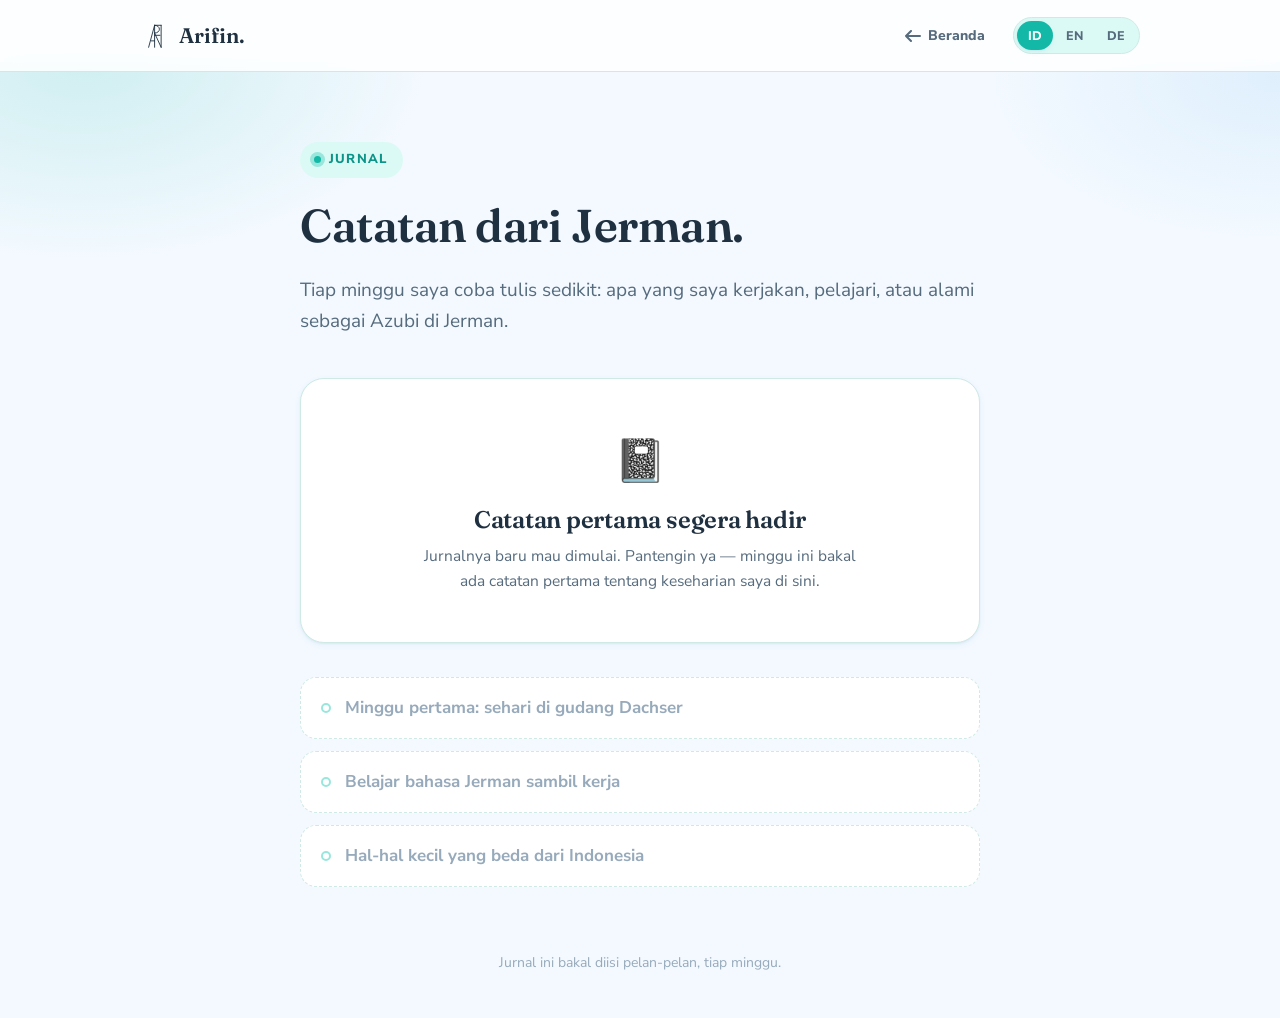
<file: jurnal.html>
<!DOCTYPE html>
<html lang="id">
<head>
<meta charset="UTF-8">
<meta name="viewport" content="width=device-width, initial-scale=1.0">
<title>Jurnal — Muhammad Arifin Abdurrahman</title>
<meta name="description" content="Catatan mingguan Muhammad Arifin tentang hidup dan kerja sebagai Azubi di Jerman.">
<link rel="icon" type="image/svg+xml" href="assets/arifin-logo.svg">
<link rel="preconnect" href="https://fonts.googleapis.com">
<link rel="preconnect" href="https://fonts.gstatic.com" crossorigin>
<link href="https://fonts.googleapis.com/css2?family=Fraunces:ital,opsz,wght@0,9..144,400;0,9..144,500;0,9..144,600;0,9..144,700;1,9..144,500;1,9..144,600&family=Nunito+Sans:ital,wght@0,400;0,600;0,700;0,800;1,600&display=swap" rel="stylesheet">
<style>
  :root{
    --cream:#f3f9ff; --cream-3:#eaf4ff; --ink:#1f3040; --ink-soft:#566b7d; --ink-faint:#97aabb;
    --coral:#14b8a6; --coral-dark:#0d9488; --coral-light:#99e6dc; --coral-wash:#dcfaf5; --line:#cfeae5; --white:#fff;
    --bounce:cubic-bezier(0.34,1.56,0.64,1); --ease:cubic-bezier(0.22,1,0.36,1);
    --shadow-sm:0 1px 2px rgba(40,110,170,.07),0 2px 6px rgba(40,110,170,.06);
    --shadow-md:0 2px 4px rgba(40,110,170,.06),0 10px 24px rgba(40,110,170,.12);
    --radius:24px;
  }
  *,*::before,*::after{ box-sizing:border-box; }
  html{ scroll-behavior:smooth; }
  body{ margin:0; background:var(--cream); color:var(--ink); font-family:'Nunito Sans','Segoe UI',sans-serif; font-size:17px; line-height:1.65; -webkit-font-smoothing:antialiased; min-height:100vh; display:flex; flex-direction:column; }
  a{ color:inherit; }
  h1,h2,h3{ font-family:'Fraunces',Georgia,serif; font-weight:600; line-height:1.14; margin:0 0 .5em; letter-spacing:-.01em; }
  p{ margin:0 0 1em; color:var(--ink-soft); }
  .wrap{ max-width:760px; margin:0 auto; padding:0 40px; width:100%; }
  .eyebrow{ display:inline-flex; align-items:center; gap:8px; font-weight:800; font-size:13px; letter-spacing:.09em; text-transform:uppercase; color:var(--coral-dark); background:var(--coral-wash); padding:7px 16px 7px 14px; border-radius:999px; margin-bottom:22px; }
  .eyebrow .dot{ width:7px; height:7px; border-radius:50%; background:var(--coral); box-shadow:0 0 0 4px var(--coral-light); }

  nav{ position:sticky; top:0; z-index:100; background:rgba(255,255,255,.82); backdrop-filter:blur(10px) saturate(140%); -webkit-backdrop-filter:blur(10px) saturate(140%); border-bottom:1px solid var(--line); }
  .nav-inner{ max-width:1080px; margin:0 auto; padding:16px 40px; display:flex; align-items:center; justify-content:space-between; gap:14px; }
  .brand{ font-family:'Fraunces',serif; font-weight:600; font-size:21px; display:flex; align-items:center; gap:10px; text-decoration:none; }
  .brand .brand-logo{ height:32px; width:auto; display:block; transition:transform .6s var(--bounce); }
  .brand .brand-logo .lg-outer{ stroke:var(--ink); }
  .brand:hover .brand-logo{ transform:rotate(-6deg) scale(1.06); }
  .nav-right{ display:flex; align-items:center; gap:14px; }
  .back-link{ display:inline-flex; align-items:center; gap:7px; text-decoration:none; font-weight:800; font-size:14px; color:var(--ink-soft); padding:8px 14px; border-radius:999px; transition:color .25s var(--ease), background .25s var(--ease); }
  .back-link:hover{ color:var(--coral-dark); background:var(--coral-wash); }
  .back-link svg{ width:16px; height:12px; stroke:currentColor; fill:none; stroke-width:2; stroke-linecap:round; stroke-linejoin:round; }
  .lang-switch{ display:flex; gap:2px; background:var(--coral-wash); border:1px solid var(--line); border-radius:999px; padding:3px; }
  .lang-switch button{ border:none; background:none; cursor:pointer; font-family:'Nunito Sans',sans-serif; font-weight:800; font-size:12.5px; color:var(--ink-soft); padding:6px 11px; border-radius:999px; transition:color .25s var(--ease), background .3s var(--ease); }
  .lang-switch button.active{ background:var(--coral); color:var(--white); box-shadow:var(--shadow-sm); }
  .lang-switch button:hover:not(.active){ color:var(--coral-dark); }

  main{ flex:1 0 auto; padding:70px 0 40px; position:relative; }
  main::before{ content:""; position:absolute; inset:-10px -12% auto -12%; height:360px; z-index:0; pointer-events:none;
    background: radial-gradient(520px 300px at 15% 0%, rgba(20,184,166,.16), transparent 66%), radial-gradient(420px 240px at 90% 4%, rgba(46,155,230,.10), transparent 68%); }
  main > .wrap{ position:relative; z-index:1; }
  .page-head{ margin-bottom:40px; }
  .page-head h1{ font-size:46px; }
  .page-head .lede{ font-size:19px; }
  .empty{ background:var(--white); border:1px solid var(--line); border-radius:var(--radius); padding:48px 34px; text-align:center; box-shadow:var(--shadow-sm); }
  .empty .emoji{ font-size:42px; margin-bottom:10px; }
  .empty h2{ font-size:24px; margin-bottom:.4em; }
  .empty p{ max-width:440px; margin:0 auto; font-size:15.5px; }
  .soon-list{ margin:34px 0 0; padding:0; list-style:none; display:flex; flex-direction:column; gap:12px; }
  .soon-item{ display:flex; align-items:center; gap:14px; background:var(--white); border:1px dashed var(--line); border-radius:16px; padding:16px 20px; color:var(--ink-faint); font-weight:700; }
  .soon-dot{ width:10px; height:10px; border-radius:50%; border:2px solid var(--coral-light); flex-shrink:0; }
  .reveal{ opacity:0; transform:translateY(22px); transition:opacity .7s var(--ease), transform .8s var(--bounce); }
  .reveal.in{ opacity:1; transform:translateY(0); }

  footer{ flex-shrink:0; text-align:center; padding:24px 0 44px; color:var(--ink-faint); font-size:14px; }

  @media (max-width:640px){
    .wrap{ padding:0 24px; } .nav-inner{ padding:14px 24px; }
    body{ font-size:16px; } .page-head h1{ font-size:33px; }
    .brand span.brand-word{ display:none; }
  }
</style>
</head>
<body>

<nav>
  <div class="nav-inner">
    <a href="index.html" class="brand">
      <svg class="brand-logo" viewBox="0 0 210 230" aria-label="Arifin">
        <g class="lg-outer" fill="none" stroke="#161412" stroke-linecap="round" stroke-linejoin="round" stroke-width="6.5">
          <line x1="105" y1="38" x2="105" y2="196"></line><line x1="105" y1="38" x2="62" y2="196"></line><line x1="82" y1="150" x2="105" y2="150"></line><line x1="105" y1="38" x2="152" y2="38"></line><line x1="105" y1="110" x2="144" y2="110"></line><path d="M105 38 C152 38 152 94 105 94"></path><line x1="105" y1="94" x2="152" y2="196"></line><line x1="152" y1="38" x2="152" y2="196"></line>
        </g>
      </svg>
      <span class="brand-word">Arifin.</span>
    </a>
    <div class="nav-right">
      <a href="index.html" class="back-link"><svg viewBox="0 0 16 12"><path d="M15 6H1M6 1L1 6l5 5"/></svg><span data-i18n="back">Beranda</span></a>
      <div class="lang-switch" id="langSwitch">
        <button type="button" data-lang="id" class="active">ID</button>
        <button type="button" data-lang="en">EN</button>
        <button type="button" data-lang="de">DE</button>
      </div>
    </div>
  </div>
</nav>

<main>
  <div class="wrap">
    <div class="page-head reveal">
      <span class="eyebrow"><span class="dot"></span><span data-i18n="eyebrow">Jurnal</span></span>
      <h1 data-i18n="title">Catatan dari Jerman.</h1>
      <p class="lede" data-i18n="lede">Tiap minggu saya coba tulis sedikit: apa yang saya kerjakan, pelajari, atau alami sebagai Azubi di Jerman.</p>
    </div>

    <div class="empty reveal">
      <div class="emoji">📓</div>
      <h2 data-i18n="empty_h">Catatan pertama segera hadir</h2>
      <p data-i18n="empty_p">Jurnalnya baru mau dimulai. Pantengin ya — minggu ini bakal ada catatan pertama tentang keseharian saya di sini.</p>
    </div>

    <ul class="soon-list reveal">
      <li class="soon-item"><span class="soon-dot"></span><span data-i18n="s1">Minggu pertama: sehari di gudang Dachser</span></li>
      <li class="soon-item"><span class="soon-dot"></span><span data-i18n="s2">Belajar bahasa Jerman sambil kerja</span></li>
      <li class="soon-item"><span class="soon-dot"></span><span data-i18n="s3">Hal-hal kecil yang beda dari Indonesia</span></li>
    </ul>
  </div>
</main>

<footer><span data-i18n="foot">Jurnal ini bakal diisi pelan-pelan, tiap minggu.</span></footer>

<script>
  const I18N = {
    id: {
      back:"Beranda", eyebrow:"Jurnal",
      title:"Catatan dari Jerman.",
      lede:"Tiap minggu saya coba tulis sedikit: apa yang saya kerjakan, pelajari, atau alami sebagai Azubi di Jerman.",
      empty_h:"Catatan pertama segera hadir",
      empty_p:"Jurnalnya baru mau dimulai. Pantengin ya — minggu ini bakal ada catatan pertama tentang keseharian saya di sini.",
      s1:"Minggu pertama: sehari di gudang Dachser",
      s2:"Belajar bahasa Jerman sambil kerja",
      s3:"Hal-hal kecil yang beda dari Indonesia",
      foot:"Jurnal ini bakal diisi pelan-pelan, tiap minggu."
    },
    en: {
      back:"Home", eyebrow:"Journal",
      title:"Notes from Germany.",
      lede:"Every week I try to write a little: what I did, learned, or experienced as an Azubi in Germany.",
      empty_h:"First entry coming soon",
      empty_p:"The journal is just about to start. Stay tuned — the first note about my daily life here is coming this week.",
      s1:"Week one: a day at the Dachser warehouse",
      s2:"Learning German while working",
      s3:"Small things that differ from Indonesia",
      foot:"This journal will fill up slowly, week by week."
    },
    de: {
      back:"Startseite", eyebrow:"Journal",
      title:"Notizen aus Deutschland.",
      lede:"Jede Woche versuche ich, ein wenig zu schreiben: was ich gemacht, gelernt oder als Azubi in Deutschland erlebt habe.",
      empty_h:"Erster Eintrag kommt bald",
      empty_p:"Das Journal fängt gerade erst an. Bleib dran — diese Woche kommt die erste Notiz über meinen Alltag hier.",
      s1:"Woche eins: ein Tag im Dachser-Lager",
      s2:"Deutsch lernen während der Arbeit",
      s3:"Kleine Dinge, die anders sind als in Indonesien",
      foot:"Dieses Journal füllt sich langsam, Woche für Woche."
    }
  };
  function applyLang(lang){
    const dict=I18N[lang]; if(!dict) return;
    document.querySelectorAll('[data-i18n]').forEach(el=>{ const k=el.getAttribute('data-i18n'); if(dict[k]!==undefined) el.textContent=dict[k]; });
    document.documentElement.lang=lang;
    document.querySelectorAll('#langSwitch button').forEach(b=>b.classList.toggle('active', b.dataset.lang===lang));
    try{ localStorage.setItem('lang',lang); }catch(e){}
  }
  document.querySelectorAll('#langSwitch button').forEach(b=>b.addEventListener('click',()=>applyLang(b.dataset.lang)));
  let sl='id'; try{ const s=localStorage.getItem('lang'); if(s&&I18N[s]) sl=s; }catch(e){}
  applyLang(sl);
  const io=new IntersectionObserver((es)=>{ es.forEach(e=>{ if(e.isIntersecting){ e.target.classList.add('in'); io.unobserve(e.target); } }); },{threshold:.12, rootMargin:'0px 0px -40px 0px'});
  document.querySelectorAll('.reveal').forEach(el=>io.observe(el));
</script>
</body>
</html>
</file>
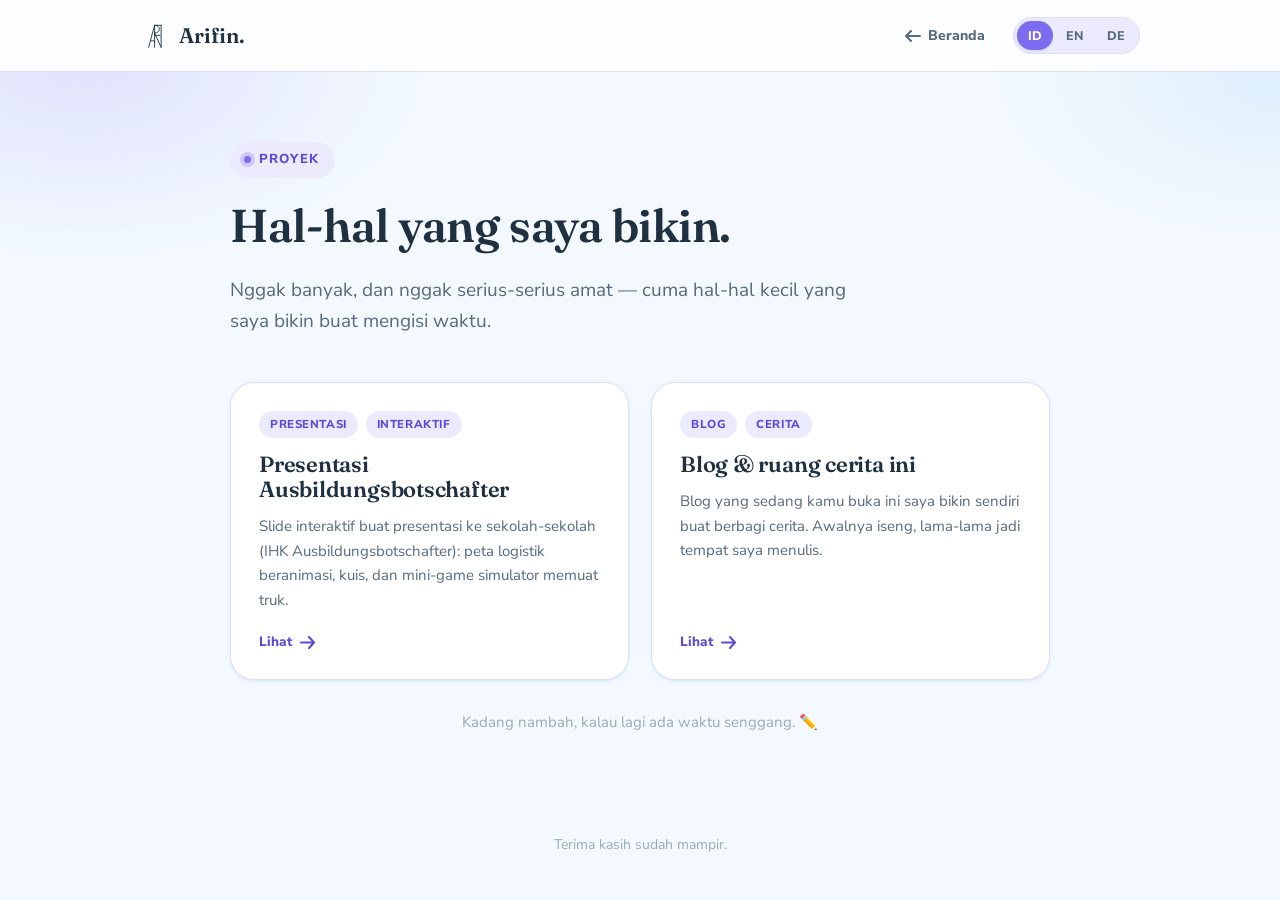
<file: proyek.html>
<!DOCTYPE html>
<html lang="id">
<head>
<meta charset="UTF-8">
<meta name="viewport" content="width=device-width, initial-scale=1.0">
<title>Proyek — Muhammad Arifin Abdurrahman</title>
<meta name="description" content="Hal-hal kecil yang dibuat Muhammad Arifin di waktu luang, buat seru-seruan.">
<link rel="icon" type="image/svg+xml" href="assets/arifin-logo.svg">
<link rel="preconnect" href="https://fonts.googleapis.com">
<link rel="preconnect" href="https://fonts.gstatic.com" crossorigin>
<link href="https://fonts.googleapis.com/css2?family=Fraunces:ital,opsz,wght@0,9..144,400;0,9..144,500;0,9..144,600;0,9..144,700;1,9..144,500;1,9..144,600&family=Nunito+Sans:ital,wght@0,400;0,600;0,700;0,800;1,600&display=swap" rel="stylesheet">
<style>
  :root{
    --cream:#f3f9ff; --cream-3:#eaf4ff; --ink:#1f3040; --ink-soft:#566b7d; --ink-faint:#97aabb;
    --coral:#7c6cf0; --coral-dark:#5b4bd6; --coral-light:#cfc9fb; --coral-wash:#ecebfe; --line:#e0ddf6; --white:#fff;
    --bounce:cubic-bezier(0.34,1.56,0.64,1); --ease:cubic-bezier(0.22,1,0.36,1);
    --shadow-sm:0 1px 2px rgba(40,110,170,.07),0 2px 6px rgba(40,110,170,.06);
    --shadow-md:0 2px 4px rgba(40,110,170,.06),0 10px 24px rgba(40,110,170,.12);
    --shadow-lg:0 8px 16px rgba(40,110,170,.10),0 24px 48px rgba(40,110,170,.16);
    --radius:24px;
  }
  *,*::before,*::after{ box-sizing:border-box; }
  html{ scroll-behavior:smooth; }
  body{ margin:0; background:var(--cream); color:var(--ink); font-family:'Nunito Sans','Segoe UI',sans-serif; font-size:17px; line-height:1.65; -webkit-font-smoothing:antialiased; min-height:100vh; display:flex; flex-direction:column; }
  a{ color:inherit; }
  h1,h2,h3{ font-family:'Fraunces',Georgia,serif; font-weight:600; line-height:1.14; margin:0 0 .5em; letter-spacing:-.01em; }
  p{ margin:0 0 1em; color:var(--ink-soft); }
  .wrap{ max-width:900px; margin:0 auto; padding:0 40px; width:100%; }
  .eyebrow{ display:inline-flex; align-items:center; gap:8px; font-weight:800; font-size:13px; letter-spacing:.09em; text-transform:uppercase; color:var(--coral-dark); background:var(--coral-wash); padding:7px 16px 7px 14px; border-radius:999px; margin-bottom:22px; }
  .eyebrow .dot{ width:7px; height:7px; border-radius:50%; background:var(--coral); box-shadow:0 0 0 4px var(--coral-light); }

  nav{ position:sticky; top:0; z-index:100; background:rgba(255,255,255,.82); backdrop-filter:blur(10px) saturate(140%); -webkit-backdrop-filter:blur(10px) saturate(140%); border-bottom:1px solid var(--line); }
  .nav-inner{ max-width:1080px; margin:0 auto; padding:16px 40px; display:flex; align-items:center; justify-content:space-between; gap:14px; }
  .brand{ font-family:'Fraunces',serif; font-weight:600; font-size:21px; display:flex; align-items:center; gap:10px; text-decoration:none; }
  .brand .brand-logo{ height:32px; width:auto; display:block; transition:transform .6s var(--bounce); }
  .brand .brand-logo .lg-outer{ stroke:var(--ink); }
  .brand:hover .brand-logo{ transform:rotate(-6deg) scale(1.06); }
  .nav-right{ display:flex; align-items:center; gap:14px; }
  .back-link{ display:inline-flex; align-items:center; gap:7px; text-decoration:none; font-weight:800; font-size:14px; color:var(--ink-soft); padding:8px 14px; border-radius:999px; transition:color .25s var(--ease), background .25s var(--ease); }
  .back-link:hover{ color:var(--coral-dark); background:var(--coral-wash); }
  .back-link svg{ width:16px; height:12px; stroke:currentColor; fill:none; stroke-width:2; stroke-linecap:round; stroke-linejoin:round; }
  .lang-switch{ display:flex; gap:2px; background:var(--coral-wash); border:1px solid var(--line); border-radius:999px; padding:3px; }
  .lang-switch button{ border:none; background:none; cursor:pointer; font-family:'Nunito Sans',sans-serif; font-weight:800; font-size:12.5px; color:var(--ink-soft); padding:6px 11px; border-radius:999px; transition:color .25s var(--ease), background .3s var(--ease); }
  .lang-switch button.active{ background:var(--coral); color:var(--white); box-shadow:var(--shadow-sm); }
  .lang-switch button:hover:not(.active){ color:var(--coral-dark); }

  main{ flex:1 0 auto; padding:70px 0 40px; position:relative; }
  main::before{ content:""; position:absolute; inset:-10px -12% auto -12%; height:360px; z-index:0; pointer-events:none;
    background: radial-gradient(520px 300px at 15% 0%, rgba(124,108,240,.16), transparent 66%), radial-gradient(420px 240px at 90% 4%, rgba(46,155,230,.10), transparent 68%); }
  main > .wrap{ position:relative; z-index:1; }
  .page-head{ max-width:640px; margin-bottom:44px; }
  .page-head h1{ font-size:46px; }
  .page-head .lede{ font-size:19px; }
  .proj-grid{ display:grid; grid-template-columns:repeat(2,1fr); gap:22px; }
  .proj-card{ display:flex; flex-direction:column; gap:12px; background:var(--white); border:1px solid var(--line); border-radius:var(--radius); padding:28px 28px 26px; text-decoration:none; color:inherit; box-shadow:var(--shadow-sm); transition:transform .5s var(--bounce), box-shadow .5s var(--bounce), border-color .3s; }
  .proj-card:hover{ transform:translateY(-6px); box-shadow:var(--shadow-lg); border-color:transparent; }
  .proj-tags{ display:flex; gap:8px; flex-wrap:wrap; }
  .proj-tag{ font-size:11.5px; font-weight:800; text-transform:uppercase; letter-spacing:.05em; color:var(--coral-dark); background:var(--coral-wash); padding:4px 11px; border-radius:999px; }
  .proj-card h3{ font-size:22px; margin:.1em 0 0; }
  .proj-card p{ margin:0; font-size:15px; }
  .proj-go{ margin-top:auto; padding-top:6px; display:inline-flex; align-items:center; gap:8px; font-weight:800; font-size:13.5px; color:var(--coral-dark); }
  .proj-go svg{ width:16px; height:13px; stroke:currentColor; fill:none; stroke-width:2; stroke-linecap:round; stroke-linejoin:round; transition:transform .3s var(--ease); }
  .proj-card:hover .proj-go svg{ transform:translateX(4px); }
  .more-note{ margin-top:30px; font-size:15px; color:var(--ink-faint); text-align:center; }
  .reveal{ opacity:0; transform:translateY(22px); transition:opacity .7s var(--ease), transform .8s var(--bounce); }
  .reveal.in{ opacity:1; transform:translateY(0); }

  footer{ flex-shrink:0; text-align:center; padding:24px 0 44px; color:var(--ink-faint); font-size:14px; }

  @media (max-width:640px){
    .wrap{ padding:0 24px; } .nav-inner{ padding:14px 24px; }
    body{ font-size:16px; } .page-head h1{ font-size:33px; }
    .proj-grid{ grid-template-columns:1fr; }
    .brand span.brand-word{ display:none; }
  }
</style>
</head>
<body>

<nav>
  <div class="nav-inner">
    <a href="index.html" class="brand">
      <svg class="brand-logo" viewBox="0 0 210 230" aria-label="Arifin">
        <g class="lg-outer" fill="none" stroke="#161412" stroke-linecap="round" stroke-linejoin="round" stroke-width="6.5">
          <line x1="105" y1="38" x2="105" y2="196"></line><line x1="105" y1="38" x2="62" y2="196"></line><line x1="82" y1="150" x2="105" y2="150"></line><line x1="105" y1="38" x2="152" y2="38"></line><line x1="105" y1="110" x2="144" y2="110"></line><path d="M105 38 C152 38 152 94 105 94"></path><line x1="105" y1="94" x2="152" y2="196"></line><line x1="152" y1="38" x2="152" y2="196"></line>
        </g>
      </svg>
      <span class="brand-word">Arifin.</span>
    </a>
    <div class="nav-right">
      <a href="index.html" class="back-link"><svg viewBox="0 0 16 12"><path d="M15 6H1M6 1L1 6l5 5"/></svg><span data-i18n="back">Beranda</span></a>
      <div class="lang-switch" id="langSwitch">
        <button type="button" data-lang="id" class="active">ID</button>
        <button type="button" data-lang="en">EN</button>
        <button type="button" data-lang="de">DE</button>
      </div>
    </div>
  </div>
</nav>

<main>
  <div class="wrap">
    <div class="page-head reveal">
      <span class="eyebrow"><span class="dot"></span><span data-i18n="eyebrow">Proyek</span></span>
      <h1 data-i18n="title">Hal-hal yang saya bikin.</h1>
      <p class="lede" data-i18n="lede">Nggak banyak, dan nggak serius-serius amat — cuma hal-hal kecil yang saya bikin buat mengisi waktu.</p>
    </div>

    <div class="proj-grid">
      <a href="https://muhammadarifin-abdurrahman-2511.github.io/dachser-ausbildungsbotschafter/" class="proj-card reveal" target="_blank" rel="noopener">
        <div class="proj-tags"><span class="proj-tag">Presentasi</span><span class="proj-tag">Interaktif</span></div>
        <h3 data-i18n="p2_t">Presentasi Ausbildungsbotschafter</h3>
        <p data-i18n="p2_p">Slide interaktif buat presentasi ke sekolah-sekolah (IHK Ausbildungsbotschafter): peta logistik beranimasi, kuis, dan mini-game simulator memuat truk.</p>
        <span class="proj-go"><span data-i18n="p_open">Lihat</span><svg viewBox="0 0 16 13"><path d="M1 6.5h12M9 1l5 5.5-5 5.5"/></svg></span>
      </a>

      <a href="index.html" class="proj-card reveal">
        <div class="proj-tags"><span class="proj-tag">Blog</span><span class="proj-tag">Cerita</span></div>
        <h3 data-i18n="p1_t">Blog & ruang cerita ini</h3>
        <p data-i18n="p1_p">Blog yang sedang kamu buka ini saya bikin sendiri buat berbagi cerita. Awalnya iseng, lama-lama jadi tempat saya menulis.</p>
        <span class="proj-go"><span data-i18n="p_open">Lihat</span><svg viewBox="0 0 16 13"><path d="M1 6.5h12M9 1l5 5.5-5 5.5"/></svg></span>
      </a>
    </div>

    <p class="more-note reveal" data-i18n="more">Kadang nambah, kalau lagi ada waktu senggang. ✏️</p>
  </div>
</main>

<footer><span data-i18n="foot">Terima kasih sudah mampir.</span></footer>

<script>
  const I18N = {
    id: {
      back:"Beranda", eyebrow:"Proyek",
      title:"Hal-hal yang saya bikin.",
      lede:"Nggak banyak, dan nggak serius-serius amat — cuma hal-hal kecil yang saya bikin buat mengisi waktu.",
      p1_t:"Blog & ruang cerita ini",
      p1_p:"Blog yang sedang kamu buka ini saya bikin sendiri buat berbagi cerita. Awalnya iseng, lama-lama jadi tempat saya menulis.",
      p2_t:"Presentasi Ausbildungsbotschafter",
      p2_p:"Slide interaktif buat presentasi ke sekolah-sekolah (IHK Ausbildungsbotschafter): peta logistik beranimasi, kuis, dan mini-game simulator memuat truk.",
      p_open:"Lihat", more:"Kadang nambah, kalau lagi ada waktu senggang. ✏️",
      foot:"Terima kasih sudah mampir."
    },
    en: {
      back:"Home", eyebrow:"Projects",
      title:"Things I make.",
      lede:"Not many, and nothing too serious — just small things I make to pass the time.",
      p1_t:"This blog & story space",
      p1_p:"I made this blog you're on to share stories. It started as a bit of fun and became my place to write.",
      p2_t:"Ausbildungsbotschafter presentation",
      p2_p:"An interactive slide deck for presenting to schools (IHK Ausbildungsbotschafter): an animated logistics map, a quiz, and a truck-loading simulator mini-game.",
      p_open:"View", more:"It grows now and then, whenever I have spare time. ✏️",
      foot:"Thanks for stopping by."
    },
    de: {
      back:"Startseite", eyebrow:"Projekte",
      title:"Dinge, die ich mache.",
      lede:"Nicht viele und nichts allzu Ernstes — nur kleine Dinge, mit denen ich meine Zeit fülle.",
      p1_t:"Dieser Blog & Geschichten-Ort",
      p1_p:"Diesen Blog, auf dem du gerade bist, habe ich zum Geschichtenteilen gemacht. Erst zum Spaß, dann mein Ort zum Schreiben.",
      p2_t:"Ausbildungsbotschafter-Präsentation",
      p2_p:"Eine interaktive Präsentation für Schulbesuche (IHK Ausbildungsbotschafter): animierte Logistikkarte, Quiz und ein Mini-Spiel zum Beladen eines LKW.",
      p_open:"Ansehen", more:"Wächst ab und zu, wenn ich Zeit habe. ✏️",
      foot:"Danke fürs Vorbeischauen."
    }
  };
  function applyLang(lang){
    const dict=I18N[lang]; if(!dict) return;
    document.querySelectorAll('[data-i18n]').forEach(el=>{ const k=el.getAttribute('data-i18n'); if(dict[k]!==undefined) el.textContent=dict[k]; });
    document.documentElement.lang=lang;
    document.querySelectorAll('#langSwitch button').forEach(b=>b.classList.toggle('active', b.dataset.lang===lang));
    try{ localStorage.setItem('lang',lang); }catch(e){}
  }
  document.querySelectorAll('#langSwitch button').forEach(b=>b.addEventListener('click',()=>applyLang(b.dataset.lang)));
  let sl='id'; try{ const s=localStorage.getItem('lang'); if(s&&I18N[s]) sl=s; }catch(e){}
  applyLang(sl);
  const io=new IntersectionObserver((es)=>{ es.forEach(e=>{ if(e.isIntersecting){ e.target.classList.add('in'); io.unobserve(e.target); } }); },{threshold:.12, rootMargin:'0px 0px -40px 0px'});
  document.querySelectorAll('.reveal').forEach(el=>io.observe(el));
</script>
</body>
</html>
</file>
<file: v1/css/style.css>
/*
 * Author by FreeHTML5.co
 * Twitter: https://twitter.com/fh5co
 * Facebook: https://fb.com/fh5co
 * URL: https://freehtml5.co
 */
html {
  overflow-anchor: none; }

img {
  max-width: 100%;
  height: auto; }

/* Scroll reveal */
.reveal {
  opacity: 0;
  transform: translateY(50px);
  transition: opacity 0.9s cubic-bezier(0.22, 1, 0.36, 1), transform 0.9s cubic-bezier(0.22, 1, 0.36, 1); }
.reveal.reveal-left {
  transform: translateX(-60px); }
.reveal.reveal-right {
  transform: translateX(60px); }
.reveal.is-visible {
  opacity: 1;
  transform: none; }
.reveal-stagger.is-visible .reveal-item {
  opacity: 1;
  transform: none; }
.reveal-stagger .reveal-item {
  opacity: 0;
  transform: translateY(40px);
  transition: opacity 0.7s ease, transform 0.7s ease; }
.reveal-stagger.is-visible .reveal-item:nth-child(1) { transition-delay: 0.05s; }
.reveal-stagger.is-visible .reveal-item:nth-child(2) { transition-delay: 0.15s; }
.reveal-stagger.is-visible .reveal-item:nth-child(3) { transition-delay: 0.25s; }
.reveal-stagger.is-visible .reveal-item:nth-child(4) { transition-delay: 0.35s; }

/* Fonts */
@font-face {
  font-family: 'Calisto-MT';
  src: url(../fonts/Calisto-MT.ttf); }

@font-face {
  font-family: 'Calisto-MT-Italic';
  src: url(../fonts/Calisto-MT-Italic.ttf); }

@font-face {
  font-family: 'Calisto-MT-Bold';
  src: url(../fonts/Calisto-MT-Bold.ttf); }

/* Colors */
/* Universal style */
* {
  margin: 0;
  padding: 0;
  font-family: "Calisto-MT"; }

.site-container {
  width: 1115px;
  margin: 0 auto; }
  @media (max-width: 1250px) {
    .site-container {
      width: 90%; } }

.universal-h2 {
  font-size: 48px;
  text-align: center;
  color: #222; }
  @media (max-width: 1250px) {
    .universal-h2 {
      font-size: 38px; } }
  @media (max-width: 668px) {
    .universal-h2 {
      font-size: 30px; } }

.universal-h2-bckg {
  background-image: url("../images/double-line.svg");
  background-repeat: no-repeat;
  background-position: center bottom; }

/* Universal style end */
/* Includes */
.site-navigation {
  position: absolute;
  top: 4.6%;
  width: 100%;
  z-index: 2; }

.site-navigation-inner {
  display: flex;
  align-items: center;
  justify-content: space-between; }
  
  .site-navigation-inner img {
  max-height: 40px;
  width: auto;
}

.main-navigation {
  color: #fff;
  display: none;
  position: fixed;
  height: 100%;
  width: 100%;
  top: 0px;
  left: 0px;
  background: #000;
  opacity: 0.9; }
  .main-navigation .main-navigation__ul {
    position: absolute;
    top: 50%;
    left: 50%;
    transform: translate(-50%, -50%);
    padding: 3%;
    border: 2px solid #fff;
    border-radius: 7px;
    background-color: #c18f59; }
    .main-navigation .main-navigation__ul li {
      margin-bottom: 20px;
      list-style: none; }
    .main-navigation .main-navigation__ul a {
      color: #fff;
      font-size: 20px;
      font-weight: 600;
      text-decoration: none;
      text-transform: uppercase;
      transition: 0.3s ease; }
      .main-navigation .main-navigation__ul a:hover {
        color: #777; }
  @media (max-width: 1150px) {
    .main-navigation {
      opacity: 0.94; } }

/* Navigation burger */
.burger-container {
  cursor: pointer;
  z-index: 3; }

.bar1, .bar2, .bar3 {
  width: 30px;
  height: 3px;
  background-color: #c18f59;
  margin: 6px 0;
  transition: 0.4s; }

.change .bar1 {
  transform: rotate(-45deg) translate(-6px, 6px);
  background-color: #c18f59; }

.change .bar2 {
  opacity: 0;
  background-color: #c18f59; }

.change .bar3 {
  transform: rotate(45deg) translate(-6px, -7px);
  background-color: #c18f59; }

.stop-scroll {
  overflow: hidden; }

/* Navigation burger end */
.fh5co-top-banner {
  position: relative;
  display: flex;
  align-items: flex-end;
  background-image: url("../images/top-banner-bckg.jpg");
  background-position: center;
  background-size: cover; }
  .fh5co-top-banner::after {
    content: '';
    position: absolute;
    top: 0;
    left: 0;
    width: 100%;
    height: 100%;
    background-color: #000;
    opacity: 0.9; }
  .fh5co-top-banner .site-container {
    position: relative;
    z-index: 1; }
  @media (max-width: 1600px) {
    .fh5co-top-banner {
      padding-top: 180px; } }
  @media (max-width: 1250px) {
    .fh5co-top-banner {
      padding-top: 130px; } }
  @media (max-width: 520px) {
    .fh5co-top-banner {
      padding-top: 105px; } }
  @media (min-width: 1600px) {
    .fh5co-top-banner {
      min-height: 100vh; } }

.top-banner__inner {
  display: flex;
  align-items: center; }
  .top-banner__inner .top-banner__text {
    margin-left: 54px; }
    @media (max-width: 1250px) {
      .top-banner__inner .top-banner__text {
        width: 35%; } }
    @media (max-width: 768px) {
      .top-banner__inner .top-banner__text {
        width: 50%;
        margin-left: 20px; } }
    @media (max-width: 520px) {
      .top-banner__inner .top-banner__text {
        width: 65%;
        margin-bottom: 20px;
        margin-left: 0; } }
    .top-banner__inner .top-banner__text p {
      margin-bottom: 42px;
      color: #777; }
      @media (max-width: 768px) {
        .top-banner__inner .top-banner__text p {
          margin-bottom: 25px;
          font-size: 14px; } }
  .top-banner__inner .top-banner__h2 {
    font-size: 74px;
    letter-spacing: 3px;
    color: #fff;
    font-family: "Calisto-MT-Bold"; }
    @media (max-width: 1250px) {
      .top-banner__inner .top-banner__h2 {
        font-size: 50px; } }
    @media (max-width: 768px) {
      .top-banner__inner .top-banner__h2 {
        font-size: 35px; } }
  .top-banner__inner .top-banner__text-up .top-banner__h2 {
    margin-top: 15px; }
    @media (max-width: 768px) {
      .top-banner__inner .top-banner__text-up .top-banner__h2 {
        margin-top: 0; } }
  .top-banner__inner .top-banner__text-down {
    margin-bottom: 20px;
    padding-left: 0; }
    .top-banner__inner .top-banner__text-down .hero-name-down {
      font-size: 54px; }
      @media (max-width: 1250px) {
        .top-banner__inner .top-banner__text-down .hero-name-down {
          font-size: 40px; } }
      @media (max-width: 768px) {
        .top-banner__inner .top-banner__text-down .hero-name-down {
          font-size: 30px; } }
      @media (max-width: 520px) {
        .top-banner__inner .top-banner__text-down .hero-name-down {
          font-size: 26px; } }
    .top-banner__inner .top-banner__text-down .top-banner__h2 {
      margin-bottom: 10px; }
      @media (max-width: 768px) {
        .top-banner__inner .top-banner__text-down .top-banner__h2 {
          margin-bottom: 0; } }
  .top-banner__inner .top-banner__image {
    font-size: 0;
    width: 50%; }
    .top-banner__inner .top-banner__image img {
      width: 100%;
      height: auto; }
    @media (max-width: 1250px) {
      .top-banner__inner .top-banner__image {
        width: 50%; }
        .top-banner__inner .top-banner__image img {
          width: 100%; } }
    @media (max-width: 520px) {
      .top-banner__inner .top-banner__image {
        width: 65%;
        margin-bottom: 20px; } }
  @media (max-width: 520px) {
    .top-banner__inner {
      flex-direction: column; } }

.brand-span {
  font-size: 14px;
  color: #c18f59; }

.brand-button {
  display: inline-block;
  padding: 10px 20px;
  font-size: 11px;
  text-transform: uppercase;
  text-decoration: none;
  color: #c18f59;
  border: 1px solid #fff;
  transition: 0.3s ease; }
  .brand-button:hover, .brand-button:focus {
    color: #777; }

.fh5co-about-me {
  position: relative;
  margin: 193px 0 199px; }
  @media (max-width: 1250px) {
    .fh5co-about-me {
      margin: 150px 0; } }
  @media (max-width: 992px) {
    .fh5co-about-me {
      margin: 125px 0; } }

.about-me-bckg {
  position: absolute;
  background-image: url("../images/about-me-bckg.jpg");
  background-position: center;
  background-size: cover;
  height: 500px;
  top: -75px;
  right: 0;
  height: calc(100% + 150px);
  width: 70%;
  z-index: -1; }
  .about-me-bckg:after {
    content: '';
    position: absolute;
    top: 0;
    left: 0;
    width: 100%;
    height: 100%;
    background-color: #000;
    opacity: 0.7; }
  @media (max-width: 992px) {
    .about-me-bckg {
      width: 100%;
      padding-bottom: 15px; } }

.about-me-inner {
  display: flex;
  justify-content: space-between; }
  @media (max-width: 992px) {
    .about-me-inner {
      flex-direction: column;
      align-items: center; } }

.about-me-slider {
  position: relative; }
  .about-me-slider .slick-arrow {
    position: absolute;
    bottom: -18%; }
  .about-me-slider .slick-prev {
    left: 40%; }
    @media (max-width: 520px) {
      .about-me-slider .slick-prev {
        left: 34%; } }
  .about-me-slider .slick-next {
    right: 40%; }
    @media (max-width: 520px) {
      .about-me-slider .slick-next {
        right: 34%; } }

.span-arrow {
  padding: 10px 15px;
  cursor: pointer;
  color: #c18f59;
  border: 1px solid #c18f59;
  border-radius: 50%;
  transition: 0.3s ease; }
  .span-arrow:hover {
    color: #fff;
    border-color: #fff; }

.portfolio-wrapper {
  width: 390px;
  padding: 8px;
  text-align: center;
  background-color: #fff; }
  .portfolio-wrapper .portfolio__img {
    font-size: 0; }
    .portfolio-wrapper .portfolio__img img {
      width: 100%; }
    .portfolio-wrapper .portfolio__img img.profile-blend {
      filter: drop-shadow(0 18px 22px rgba(0,0,0,0.28));
      padding: 22px 0 0; }
  .portfolio-wrapper .portfolio__bottom {
    padding: 35px 0 95px;
    background-color: #f5f5f5; }
    @media (max-width: 992px) {
      .portfolio-wrapper .portfolio__bottom {
        padding: 25px 0; } }
  .portfolio-wrapper .portfolio__name {
    display: flex;
    justify-content: center;
    align-items: flex-start;
    margin-bottom: 23px; }
    @media (max-width: 992px) {
      .portfolio-wrapper .portfolio__name {
        margin-bottom: 10px; } }
    .portfolio-wrapper .portfolio__name span {
      font-size: 90px;
      line-height: 75px;
      margin-right: -8px;
      color: #c18f59;
      font-family: "Calisto-MT-Bold"; }
      @media (max-width: 992px) {
        .portfolio-wrapper .portfolio__name span {
          font-size: 65px;
          line-height: 62px; } }
  .portfolio-wrapper p {
    padding: 0 10%;
    line-height: 25px;
    font-style: italic;
    color: #777; }
    @media (max-width: 620px) {
      .portfolio-wrapper p {
        font-size: 15px;
        line-height: 20px; } }
  @media (max-width: 992px) {
    .portfolio-wrapper {
      margin-bottom: 20px; } }
  @media (max-width: 620px) {
    .portfolio-wrapper {
      width: 250px; } }

.about-me__text {
  width: 44%;
  margin-right: 80px;
  text-align: center; }
  .about-me__text .universal-h2 {
    color: #fff;
    padding-bottom: 20px;
    margin-bottom: 25px; }
  .about-me__text p {
    margin-bottom: 35px;
    line-height: 24px;
    color: #c18f59; }
    .about-me__text p span {
      font-size: 48px;
      color: #fff; }
    @media (max-width: 620px) {
      .about-me__text p {
        margin-bottom: 20px;
        font-size: 14px;
        line-height: 19px; } }
  .about-me__text h4 {
    margin-bottom: 7px;
    font-size: 25px;
    color: #c18f59; }
  .about-me__text .p-white {
    margin-bottom: 0;
    color: #fff; }
  @media (max-width: 1250px) {
    .about-me__text {
      width: 48%;
      margin-right: 40px; } }
  @media (max-width: 992px) {
    .about-me__text {
      width: 100%;
      margin-right: 0; } }

.slick-slide:focus {
  outline: none; }

.fh5co-books {
  margin-bottom: 122px;
  padding-top: 100px;
  background-color: #111; }
  .fh5co-books .universal-h2 {
    margin-bottom: 50px;
    padding-bottom: 20px;
    color: #fff; }
  .fh5co-books .books-brand-button {
    text-align: center; }
    .fh5co-books .books-brand-button .brand-button {
      font-size: 16px;
      text-transform: none;
      border-color: #c18f59; }
      .fh5co-books .books-brand-button .brand-button:hover {
        border-color: #777; }
  @media (max-width: 1250px) {
    .fh5co-books {
      margin-bottom: 60px; } }

.books {
  display: flex;
  justify-content: space-between;
  flex-wrap: wrap;
  margin-bottom: 70px; }
  @media (max-width: 559px) {
    .books {
      justify-content: space-around; } }

.single-book {
  margin-bottom: 20px;
  text-align: center; }
  .single-book .single-book__img {
    position: relative;
    display: block;
    font-size: 0; }
    .single-book .single-book__img .single-book_download {
      opacity: 0;
      visibility: hidden;
      position: absolute;
      top: 0;
      left: 0;
      width: 100%;
      height: 100%;
      background-color: #000;
      transition: 0.3s ease; }
      .single-book .single-book__img .single-book_download img {
        position: absolute;
        left: 50%;
        top: 50%;
        transform: translate(-50%, -50%);
        z-index: 1; }
    .single-book .single-book__img:hover .single-book_download {
      visibility: visible;
      opacity: 0.7; }
  .single-book .single-book__title {
    margin: 19px 0 18px;
    font-size: 18px;
    color: #fff; }
  .single-book .single-book__price {
    font-size: 18px;
    font-weight: 600;
    font-style: italic;
    color: #c18f59; }
  @media (max-width: 1250px) {
    .single-book {
      margin-right: 10px; }
      .single-book:last-child {
        margin-right: 0; } }

.rating {
  margin-top: 8px;
  unicode-bidi: bidi-override;
  direction: rtl; }
  .rating span {
    font-size: 23px;
    color: #ffd200;
    cursor: pointer; }
  .rating > span:hover:before, .rating > span:hover ~ span:before {
    content: "\2605";
    position: absolute; }

.fh5co-counter {
  position: relative;
  margin-bottom: 122px;
  padding: 100px 0;
  background-image: url("../images/book-bckg.jpg");
  background-size: cover;
  background-position: center; }
  .fh5co-counter::after {
    content: '';
    position: absolute;
    top: 0;
    left: 0;
    width: 100%;
    height: 100%;
    background-color: #c18f59;
    opacity: 0.9; }
  .fh5co-counter .site-container {
    position: relative;
    z-index: 1; }
  @media (max-width: 850px) {
    .fh5co-counter {
      padding: 50px 0 20px;
      margin-bottom: 50px; } }

.counter-inner {
  display: flex;
  justify-content: space-between;
  flex-wrap: wrap; }

.single-count {
  width: 23%;
  text-align: center;
  color: #fff; }
  .single-count span {
    display: block;
    margin-bottom: 25px;
    font-size: 40px;
    font-weight: 900; }
  .single-count p {
    font-size: 20px;
    text-transform: uppercase; }
  @media (max-width: 850px) {
    .single-count {
      width: 48%;
      margin-bottom: 30px; }
      .single-count .count {
        font-size: 35px;
        margin-bottom: 15px; } }
  @media (max-width: 500px) {
    .single-count {
      width: 100%;
      padding-bottom: 10px;
      border-bottom: 1px solid #fff; } }

.single-count__text {
  display: flex;
  justify-content: center; }
  .single-count__text img {
    margin-right: 20px; }

.fh5co-blog {
  margin-bottom: 175px;
  padding-top: 100px;
  background-color: #111; }
  .fh5co-blog .universal-h2 {
    margin-bottom: 55px;
    padding-bottom: 20px;
    color: #fff; }
  @media (max-width: 620px) {
    .fh5co-blog {
      margin-bottom: 105px; } }

.blog-inner {
  display: flex;
  justify-content: space-between; }

.blog-slider .slick-slide {
  margin: 0 15px; }

.blog-slider .slick-list {
  margin: 0 -15px; }

.single-blog {
  display: flex !important; }
  .single-blog .single-blog__img {
    width: 50%;
    font-size: 0; }
  .single-blog .single-blog__text {
    width: 50%;
    padding: 7%;
    border: 3px solid #333;
    border-left: 0; }
    .single-blog .single-blog__text h4 {
      margin-bottom: 5px;
      font-size: 24px;
      line-height: 33px;
      color: #fff; }
    .single-blog .single-blog__text span {
      display: block;
      margin-bottom: 15px;
      font-size: 14px;
      color: #c18f59;
      font-family: "Calisto-MT-Bold"; }
    .single-blog .single-blog__text p {
      color: #aaa;
      line-height: 21px; }
    @media (max-width: 992px) {
      .single-blog .single-blog__text {
        padding: 5%; }
        .single-blog .single-blog__text h4 {
          margin-bottom: 3px;
          font-size: 20px;
          line-height: 24px; }
        .single-blog .single-blog__text p {
          font-size: 14px;
          line-height: 19px; } }
    @media (max-width: 420px) {
      .single-blog .single-blog__text {
        padding: 3%; }
        .single-blog .single-blog__text h4 {
          font-size: 16px; }
        .single-blog .single-blog__text span {
          margin-bottom: 7px;
          font-size: 12px; }
        .single-blog .single-blog__text p {
          font-size: 13px;
          line-height: 16px; } }
  @media (max-width: 1250px) {
    .single-blog .single-blog__img img {
      width: 100%;
      height: 100%; } }

.blog-slider {
  position: relative; }
  .blog-slider .slick-arrow {
    position: absolute;
    bottom: -22%; }
  .blog-slider .slick-prev {
    left: 45.5%; }
    @media (max-width: 1250px) {
      .blog-slider .slick-prev {
        left: 40%; } }
    @media (max-width: 520px) {
      .blog-slider .slick-prev {
        left: 35%; } }
  .blog-slider .slick-next {
    right: 45.5%; }
    @media (max-width: 1250px) {
      .blog-slider .slick-next {
        right: 40%; } }
    @media (max-width: 520px) {
      .blog-slider .slick-next {
        right: 35%; } }
  .blog-slider .span-arrow:hover {
    color: #777;
    border-color: #777; }

.fh5co-quotes {
  position: relative;
  padding: 135px 0 172px;
  text-align: center;
  background-image: url("../images/quotes-bckg.jpg");
  background-position: center;
  background-size: cover; }
  .fh5co-quotes::after {
    content: '';
    position: absolute;
    top: 0;
    left: 0;
    width: 100%;
    height: 100%;
    background-color: #000;
    opacity: 0.9; }
  .fh5co-quotes .site-container {
    position: relative;
    z-index: 1; }
  .fh5co-quotes .universal-h2 {
    padding-bottom: 20px;
    margin-bottom: 30px;
    color: #fff !important; }
  .fh5co-quotes p {
    width: 43%;
    margin: 0 auto 45px;
    color: #fff;
    line-height: 24px; }
    @media (max-width: 620px) {
      .fh5co-quotes p {
        font-size: 14px;
        line-height: 19px; } }
  .fh5co-quotes img {
    margin: 0 auto 5px; }
  .fh5co-quotes h4 {
    margin-bottom: 5px;
    font-size: 25px;
    color: #c18f59; }
  .fh5co-quotes .slick-arrow {
    bottom: -8%; }
  .fh5co-quotes .slick-prev {
    left: 45.5%; }
    @media (max-width: 1150px) {
      .fh5co-quotes .slick-prev {
        left: 34%; } }
  .fh5co-quotes .slick-next {
    right: 45.5%; }
    @media (max-width: 1150px) {
      .fh5co-quotes .slick-next {
        right: 34%; } }
  @media (max-width: 1150px) {
    .fh5co-quotes {
      padding: 75px 0 95px; }
      .fh5co-quotes p {
        width: 90%; } }

.fh5co-social {
  position: relative;
  padding: 63px 0;
  background-image: url("../images/social-bckg.jpg");
  background-size: cover;
  background-position: center; }
  .fh5co-social::after {
    content: '';
    position: absolute;
    top: 0;
    left: 0;
    width: 100%;
    height: 100%;
    background-color: #c18f59;
    opacity: 0.9; }
  .fh5co-social .site-container {
    position: relative;
    z-index: 1; }
  @media (max-width: 620px) {
    .fh5co-social {
      padding: 40px 0; } }

.social {
  display: flex;
  justify-content: space-between;
  align-items: center; }
  .social h5 {
    font-size: 24px;
    color: #fff; }
  @media (max-width: 620px) {
    .social {
      flex-direction: column; } }

.social-icons a {
  position: relative;
  border: 1px solid white;
  border-radius: 50%;
  padding: 13px 23px;
  margin-right: 10px;
  transition: 0.3s ease; }
  .social-icons a:hover {
    background-color: #777;
    border-color: transparent; }

.social-icons img {
  position: absolute;
  left: 50%;
  top: 50%;
  transform: translate(-50%, -50%); }

@media (max-width: 620px) {
  .social-icons {
    margin: 35px 0; } }

.site-footer {
  padding-top: 120px;
  background-color: #343434; }
  @media (max-width: 1250px) {
    .site-footer {
      padding-top: 60px; } }

.footer-inner {
  display: flex;
  justify-content: space-between;
  padding-bottom: 95px; }
  .footer-inner h5 {
    margin-bottom: 30px;
    font-size: 20px;
    letter-spacing: 2px;
    color: #fff; }
  @media (max-width: 1250px) {
    .footer-inner {
      padding-bottom: 50px;
      flex-direction: column;
      align-items: center; } }

.footer-info {
  width: 50%;
  display: flex; }
  .footer-info .footer-info__left {
    margin-right: 45px; }
    .footer-info .footer-info__left img {
      margin-bottom: 10px; }
    .footer-info .footer-info__left p {
      color: #c18f59; }
    @media (max-width: 620px) {
      .footer-info .footer-info__left {
        margin-right: 0;
        margin-bottom: 20px; } }
  .footer-info .footer-info__right p {
    margin-bottom: 15px;
    color: #aaa; }
  .footer-info .footer-info__right .footer-phone {
    font-size: 14px; }
  .footer-info .footer-info__right .social-icons {
    margin-top: 27px; }
    .footer-info .footer-info__right .social-icons a {
      padding: 9px 19px; }
  @media (max-width: 1250px) {
    .footer-info {
      width: 100%;
      margin-bottom: 20px; } }
  @media (max-width: 620px) {
    .footer-info {
      flex-direction: column;
      align-items: center; } }

.footer-contact-form {
  width: 50%; }
  .footer-contact-form .contact-form__input {
    display: flex;
    justify-content: space-between;
    margin-bottom: 20px; }
    .footer-contact-form .contact-form__input input {
      width: 40%;
      padding: 20px;
      border: 1px solid #404040;
      background-color: #282828;
      color: #c18f59; }
      .footer-contact-form .contact-form__input input::placeholder {
        color: #aaa; }
      @media (max-width: 1250px) {
        .footer-contact-form .contact-form__input input {
          width: 45%; } }
      @media (max-width: 520px) {
        .footer-contact-form .contact-form__input input {
          width: 100%; } }
  .footer-contact-form textarea {
    box-sizing: border-box;
    height: 90px;
    width: 100%;
    margin-bottom: 20px;
    padding: 20px;
    border: 1px solid #404040;
    background-color: #282828;
    resize: none;
    color: #c18f59; }
  .footer-contact-form .submit-button {
    padding: 19px 50px;
    text-transform: uppercase;
    font-size: 12px;
    color: #fff;
    background-color: #c18f59;
    border: none;
    border-radius: 3px;
    cursor: pointer;
    transition: 0.3s ease; }
    .footer-contact-form .submit-button:hover {
      background-color: #777; }
  @media (max-width: 1250px) {
    .footer-contact-form {
      width: 100%; } }

.footer-bottom {
  padding: 25px 0;
  background-color: #2d2d2d; }

.footer-bottom-inner {
  display: flex;
  justify-content: space-between; }
  .footer-bottom-inner p {
    color: #777; }
  .footer-bottom-inner a {
    color: #c18f59;
    text-decoration: none;
    transition: 0.3s ease; }
    .footer-bottom-inner a:hover {
      color: #777; }
  .footer-bottom-inner .footer-bottom__img img {
    margin-right: 25px; }
    .footer-bottom-inner .footer-bottom__img img:last-child {
      margin-right: 0; }
  @media (max-width: 992px) {
    .footer-bottom-inner {
      flex-direction: column;
      align-items: center; }
      .footer-bottom-inner p {
        font-size: 14px;
        margin-bottom: 20px; } }
</file>
